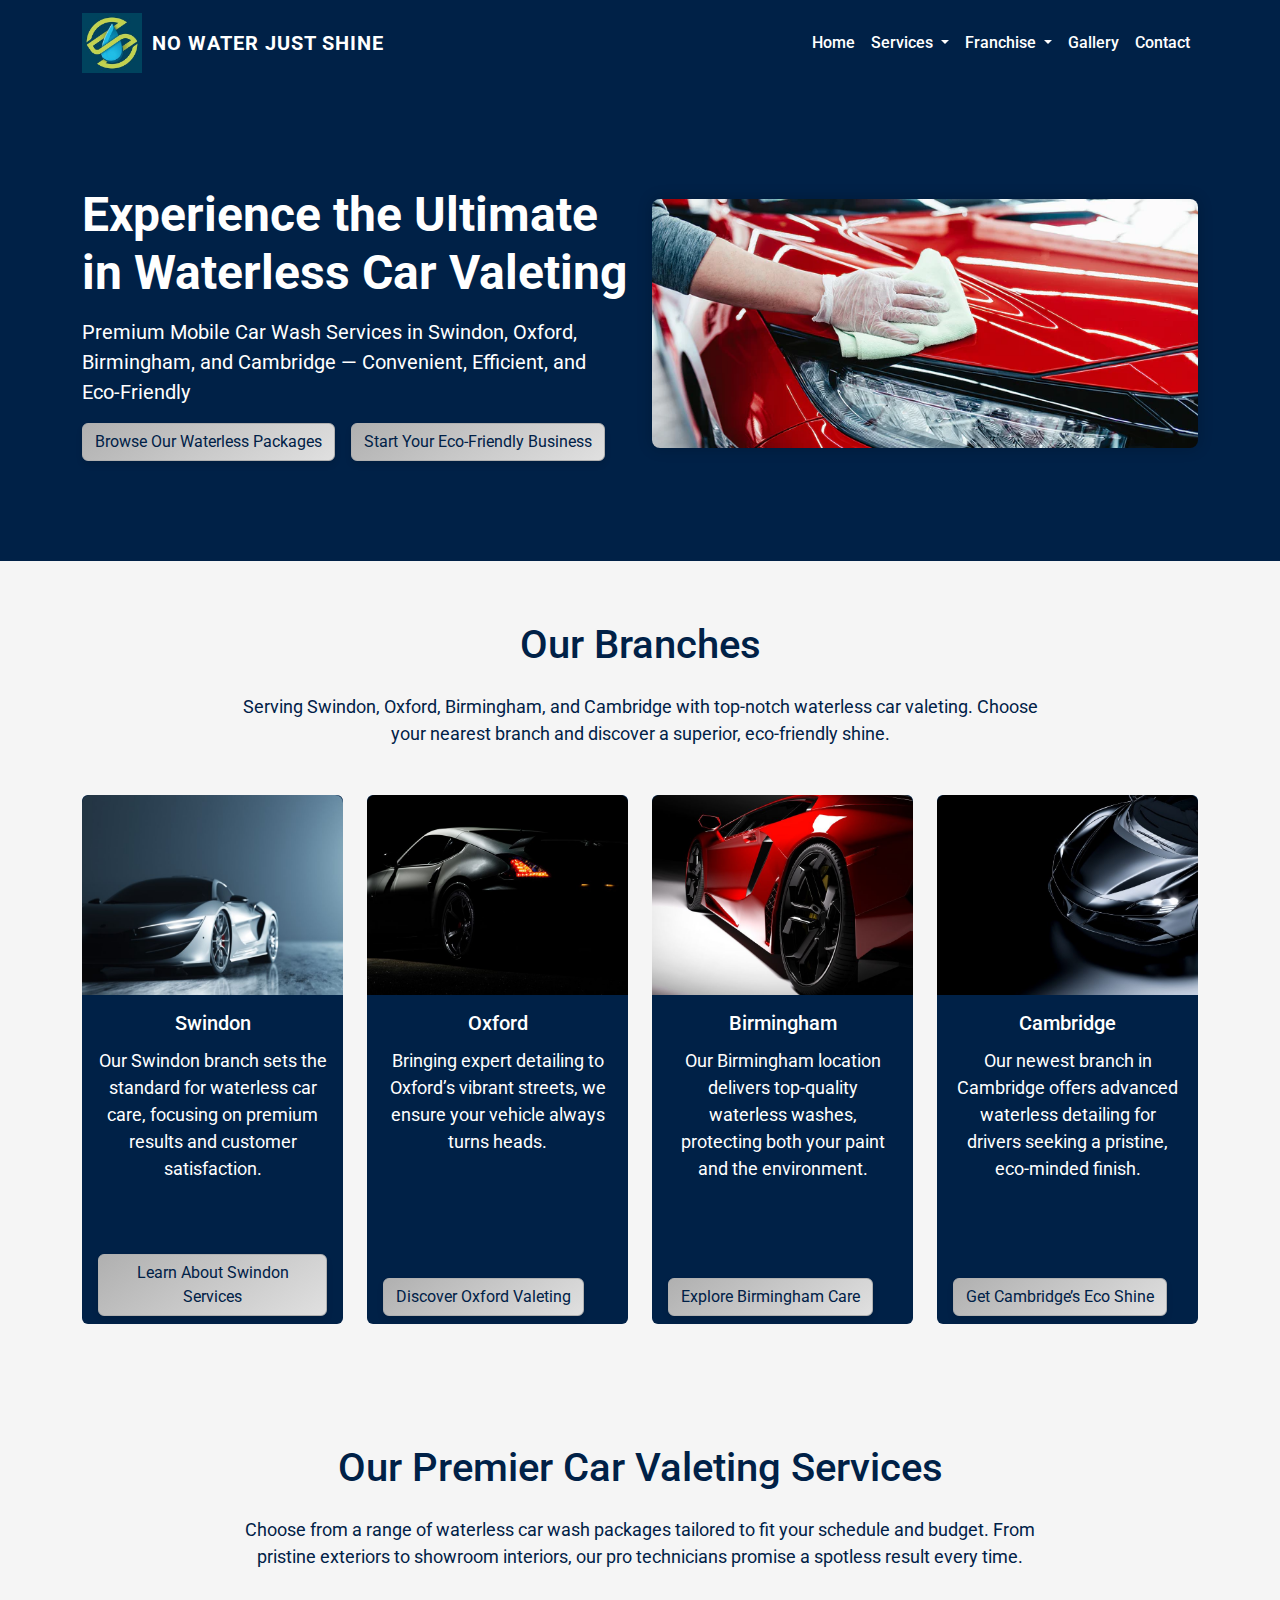
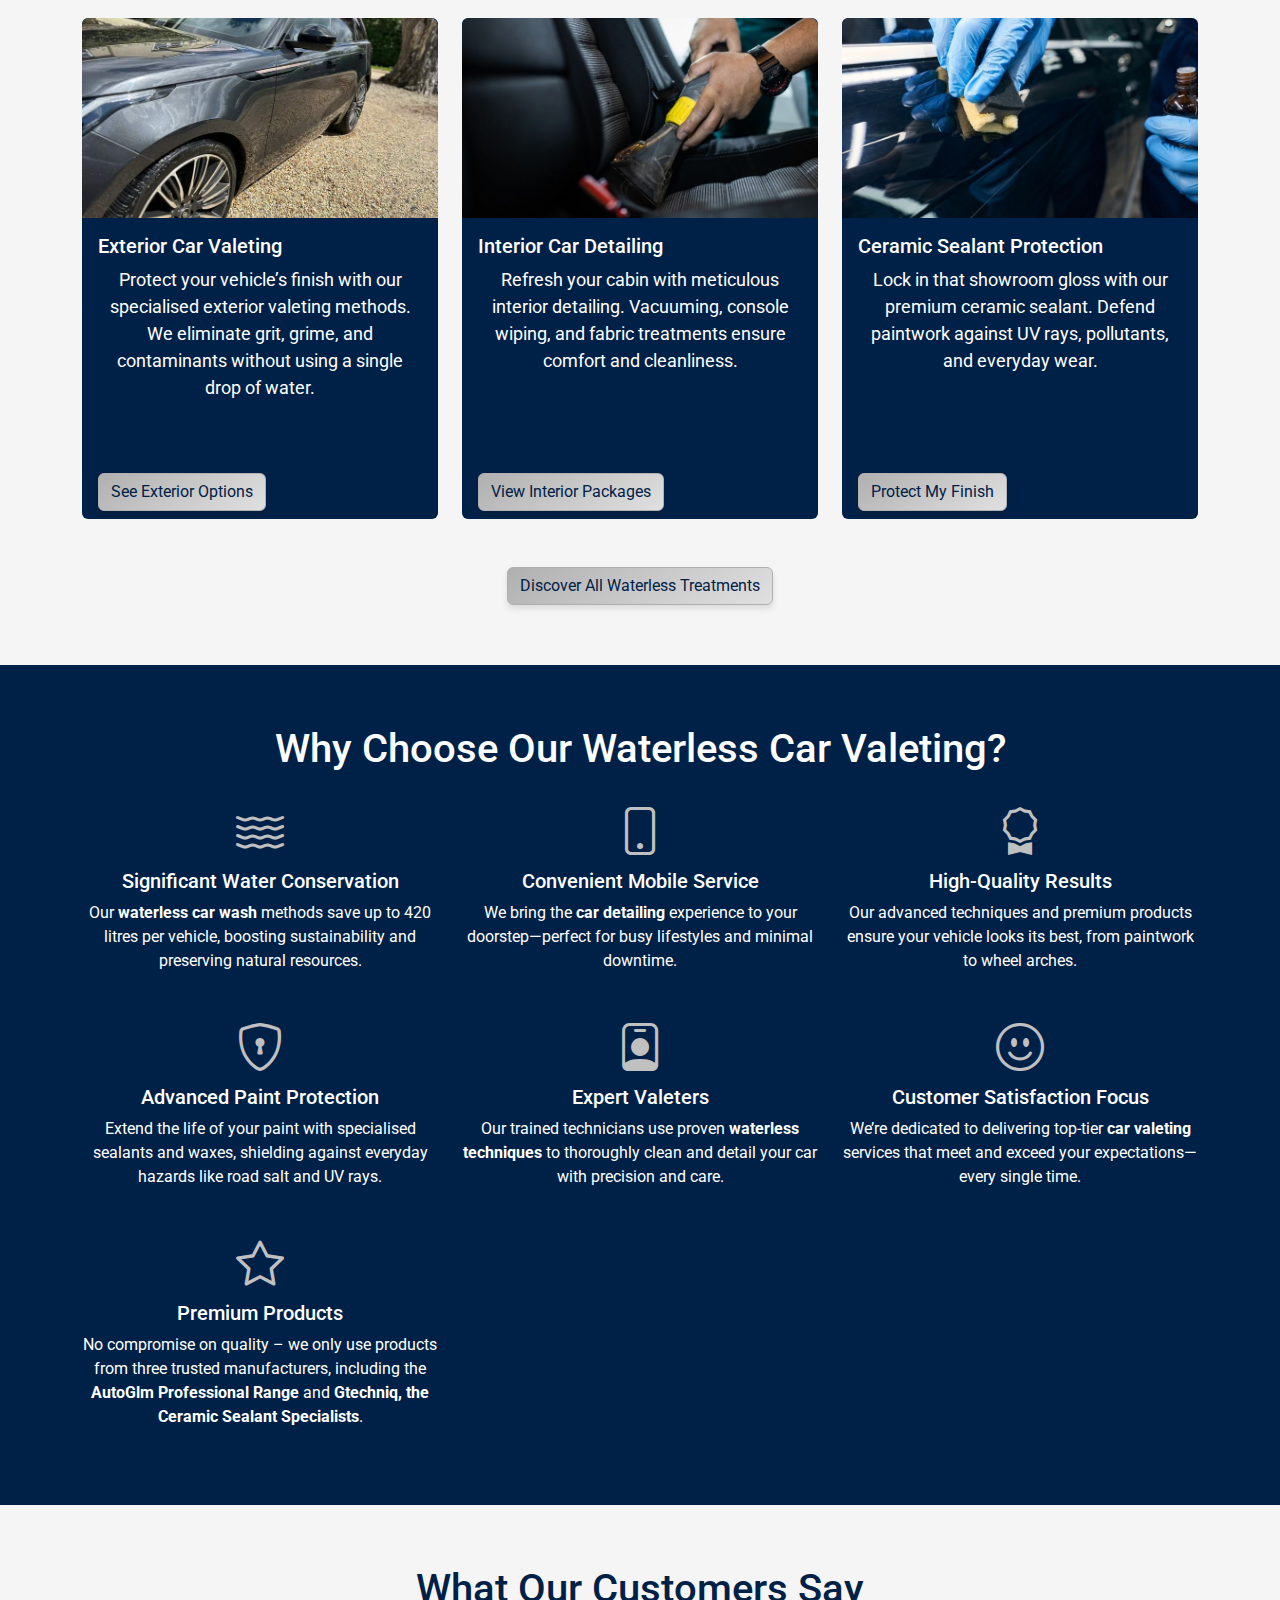
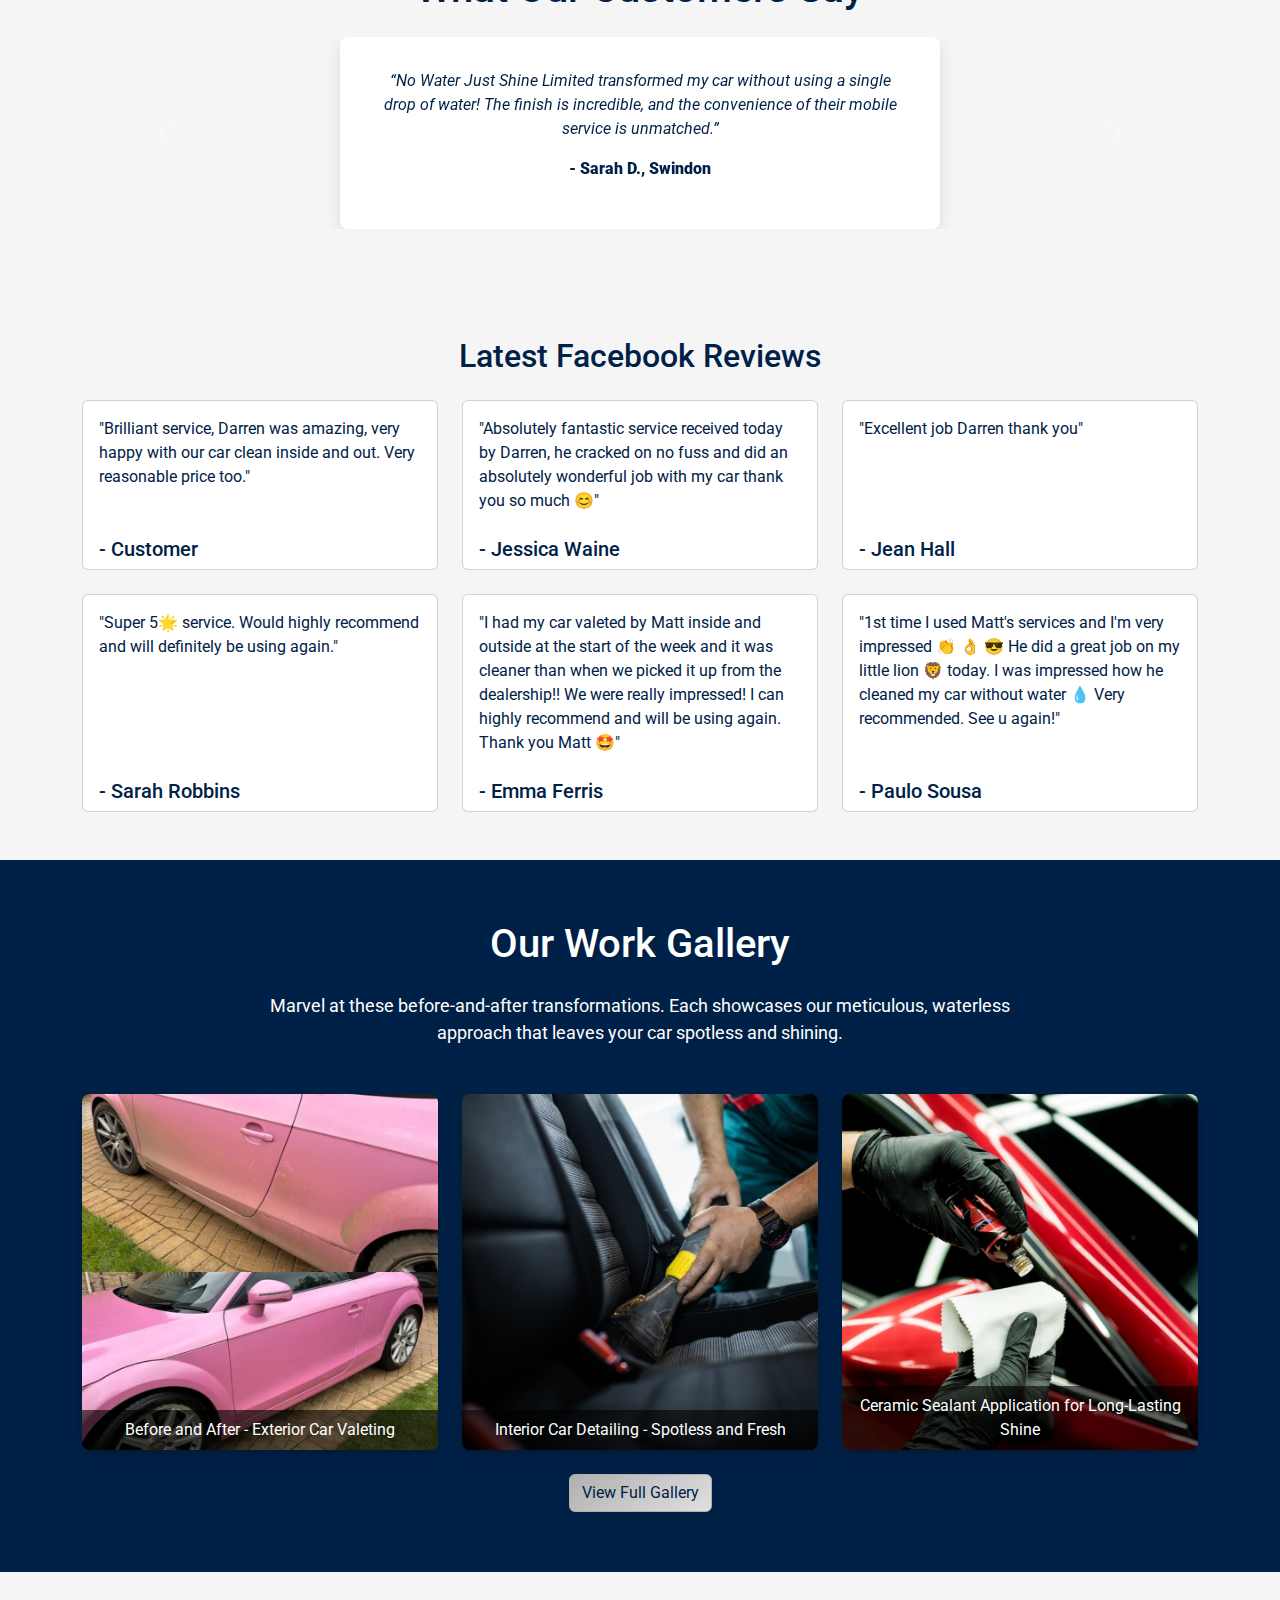
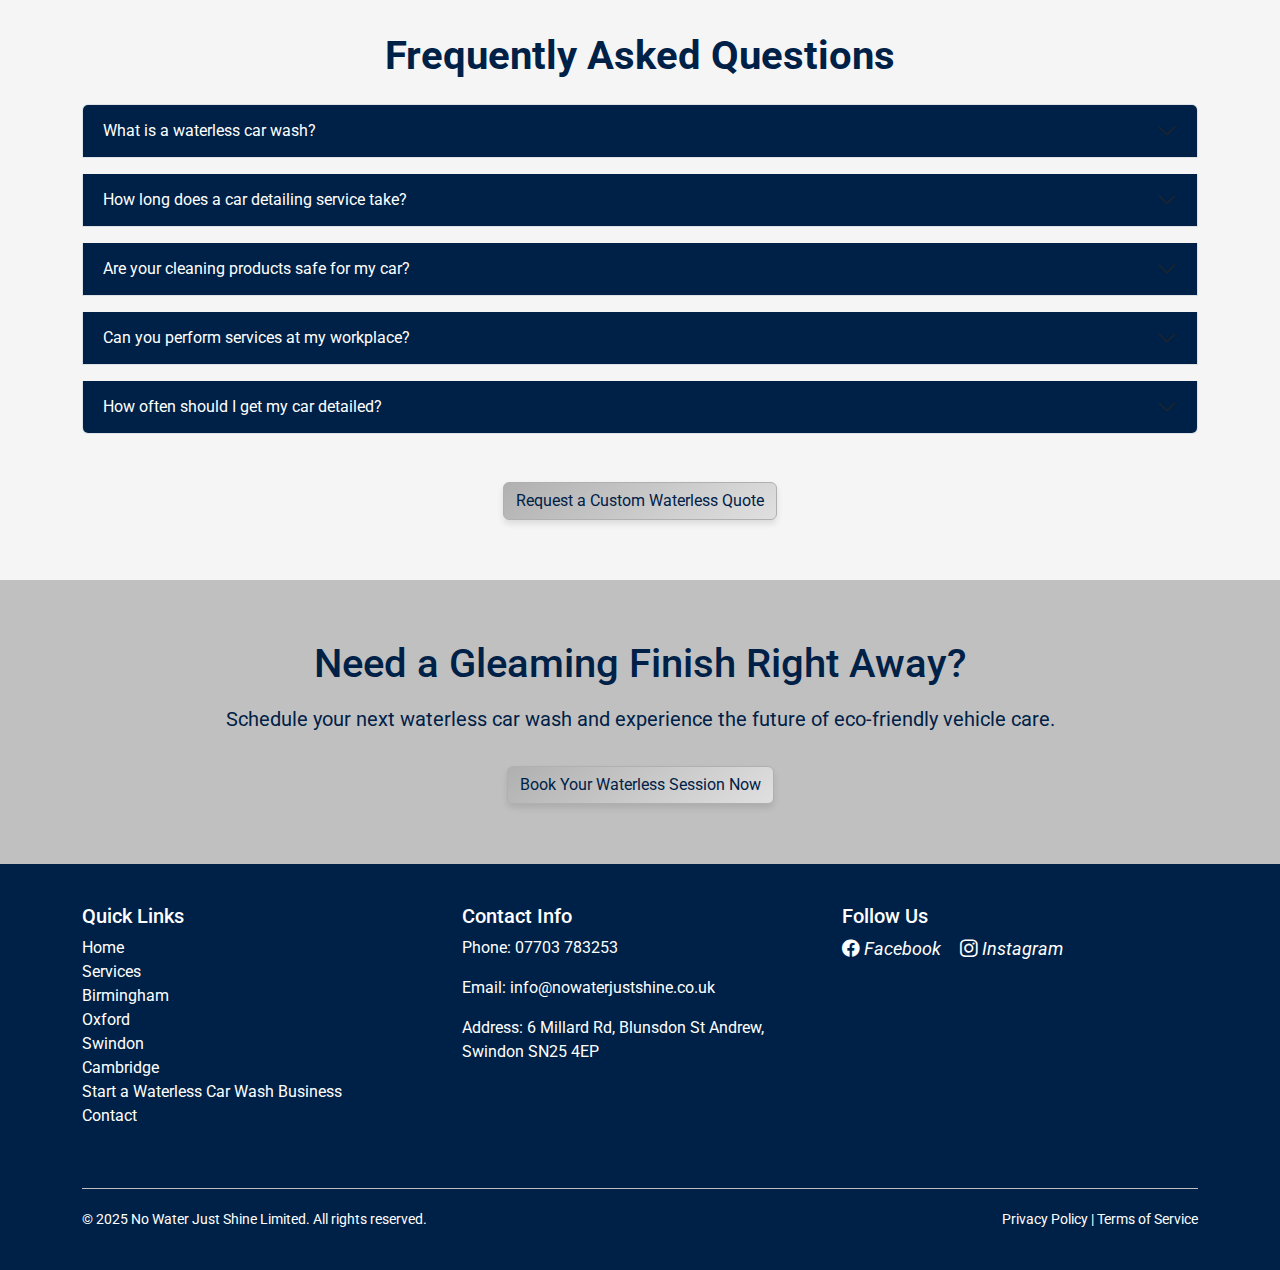
<file: index.html>
<!DOCTYPE html>
<html lang="en">
<head>
    <!-- Meta Tags for SEO and Responsiveness -->
    <meta charset="UTF-8">
    <meta name="description" content="No Water Just Shine - Premier Waterless Car Valeting and Detailing Services in Swindon, Oxford, Birmingham, and Cambridge. Experience eco-friendly car washing with a showroom finish at your preferred branch.">
    <meta name="keywords" content="waterless car wash, car valeting, car detailing, mobile car wash, car cleaning near me, car detailing near me, waterless vehicle wash, ceramic sealant, car wash Swindon, car wash Oxford, car wash Birmingham, car wash Cambridge, professional car detailing, eco-friendly car wash, premium car valeting, best car detailing services, mobile car detailing, waterless car detailing">
    <meta name="viewport" content="width=device-width, initial-scale=1.0">
    <title>No Water Just Shine | Premier Waterless Car Valeting Services</title>

    <!-- Open Graph Meta Tags for Social Media Sharing -->
    <meta property="og:title" content="No Water Just Shine | Premier Waterless Car Valeting Services">
    <meta property="og:description" content="Experience eco-friendly waterless car valeting and car detailing services in Swindon, Oxford, Birmingham, and Cambridge. Book your appointment at your preferred branch today!">
    <meta property="og:image" content="images/og-image.jpg">
    <meta property="og:url" content="https://www.nowaterjustshine.co.uk">
    <meta property="og:type" content="website">

    <!-- Favicon -->
    <link rel="icon" href="images/no-water-just-shine-logo.jpg" type="image/x-icon">

    <!-- Google Fonts -->
    <link
        href="https://fonts.googleapis.com/css2?family=Roboto:wght@400;700&family=Montserrat:wght@600&display=swap"
        rel="stylesheet"
    >

    <!-- Bootstrap CSS -->
    <link
        href="https://cdn.jsdelivr.net/npm/bootstrap@5.3.0/dist/css/bootstrap.min.css"
        rel="stylesheet"
    >

    <!-- Bootstrap Icons -->
    <link
        href="https://cdn.jsdelivr.net/npm/bootstrap-icons@1.10.5/font/bootstrap-icons.css"
        rel="stylesheet"
    >

    <!-- Global Styles -->
    <link rel="stylesheet" href="styles.css"> 
    <!-- ^ This is where the user snippet is likely placed. -->

    <!-- Home-Specific Styles -->
    <link rel="stylesheet" href="home.css">

</head>
<body>

    <!-- ====================================
         HEADER & NAVBAR (Dark Background)
    ===================================== -->
    <header class="navbar-header">
        <!-- Remove "navbar-light bg-light" so our dark background from styles.css applies -->
        <nav class="navbar navbar-expand-lg">
            <div class="container">
                <!-- Brand / Logo -->
                <a class="navbar-brand" href="index.html">
                    <img
                        src="images/no-water-just-shine-logo.jpg"
                        alt="No Water Just Shine Limited Logo"
                        width="60"
                    >
                    No Water Just Shine
                </a>

                <!-- Hamburger menu button (mobile) -->
                <button
                    class="navbar-toggler"
                    type="button"
                    data-bs-toggle="collapse"
                    data-bs-target="#navbarNavDropdown"
                    aria-controls="navbarNavDropdown"
                    aria-expanded="false"
                    aria-label="Toggle navigation"
                >
                    <!-- Make sure toggler icon is white so it's visible on dark nav -->
                    <i class="bi bi-list text-white" style="font-size: 1.5rem;"></i>
                </button>

                <!-- Nav Links -->
                <div class="collapse navbar-collapse" id="navbarNavDropdown">
                    <ul class="navbar-nav ms-auto">
                        <li class="nav-item">
                            <a class="nav-link active" aria-current="page" href="#hero">
                                Home
                            </a>
                        </li>

                        <!-- Services Dropdown -->
                        <li class="nav-item dropdown">
                            <a
                                class="nav-link dropdown-toggle"
                                href="#"
                                id="servicesDropdown"
                                role="button"
                                data-bs-toggle="dropdown"
                                aria-expanded="false"
                            >
                                Services
                            </a>
                            <ul class="dropdown-menu" aria-labelledby="servicesDropdown">
                                <li><a class="dropdown-item" href="services.html#service-1">Exterior Paintwork Cleaning</a></li>
                                <li><a class="dropdown-item" href="services.html#service-2">Exterior Glass Cleaning</a></li>
                                <li><a class="dropdown-item" href="services.html#service-4">Alloy Wheels Cleaning</a></li>
                                <li><a class="dropdown-item" href="services.html#service-5">Tyre Cleaning &amp; Treatment</a></li>
                                <li><a class="dropdown-item" href="services.html#service-6">Plastic Trim Treatment</a></li>
                                <li><a class="dropdown-item" href="services.html#service-7">Door Shuts &amp; Sills Cleaning</a></li>
                                <li><a class="dropdown-item" href="services.html#service-8">Interior Vacuuming</a></li>
                                <li><a class="dropdown-item" href="services.html#service-9">Dashboard Dusting</a></li>
                                <li><a class="dropdown-item" href="services.html#service-0">Interior Glass Cleaning</a></li>
                                <li><a class="dropdown-item" href="services.html#service-11">Console Wiping</a></li>
                                <li><a class="dropdown-item" href="services.html#service-12">Paint Treatment with Wax &amp; Ceramic Sealant</a></li>
                                <li><hr class="dropdown-divider"></li>
                                <li><a class="dropdown-item" href="services.html">View All Services</a></li>
                            </ul>
                        </li>

                        <!-- Franchise Dropdown -->
                        <li class="nav-item dropdown">
                            <a
                                class="nav-link dropdown-toggle"
                                href="#"
                                id="franchiseDropdown"
                                role="button"
                                data-bs-toggle="dropdown"
                                aria-expanded="false"
                            >
                                Franchise
                            </a>
                            <ul class="dropdown-menu" aria-labelledby="franchiseDropdown">
                                <li><a class="dropdown-item" href="swindon.html">Swindon</a></li>
                                <li><a class="dropdown-item" href="oxford.html">Oxford</a></li>
                                <li><a class="dropdown-item" href="birmingham.html">Birmingham</a></li>
                                <li><a class="dropdown-item" href="cambridge.html">Cambridge</a></li>
                                <li><hr class="dropdown-divider"></li>
                                <li><a class="dropdown-item" href="franchise.html">Start a Waterless Car Wash Business</a></li>
                            </ul>
                        </li>

                        <!-- Gallery Link -->
                        <li class="nav-item">
                            <a class="nav-link" href="gallery.html">Gallery</a>
                        </li>

                        <!-- Contact Link -->
                        <li class="nav-item">
                            <a class="nav-link" href="contact.html">
                                Contact
                            </a>
                        </li>
                        <!-- (Optional "Book Now" Button could go here) -->
                    </ul>
                </div>
            </div>
        </nav>
    </header>

    <!-- ====================================
         HERO SECTION (Dark Royal Blue)
    ===================================== -->
    <section id="hero" class="d-flex align-items-center">
        <div class="container">
            <div class="row align-items-center">
                <!-- Hero Text -->
                <div class="col-lg-6">
                    <h1 class="text-center text-lg-start">
                        Experience the Ultimate in Waterless Car Valeting
                    </h1>
                    <p class="my-3 text-center text-lg-start">
                        Premium Mobile Car Wash Services in Swindon, Oxford, Birmingham, and
                        Cambridge — Convenient, Efficient, and Eco-Friendly
                    </p>
                    <div class="d-flex justify-content-center justify-content-lg-start">
                        <!-- Unique CTA #1 -->
                        <a href="services.html" class="btn btn-primary me-3">
                            Browse Our Waterless Packages
                        </a>
                        <!-- Unique CTA #2 -->
                        <a href="franchise.html" class="btn btn-outline-primary">
                            Start Your Eco-Friendly Business
                        </a>
                    </div>
                </div>
                <!-- Hero Image -->
                <div class="col-lg-6 text-center mt-4 mt-lg-0">
                    <img
                        src="images/hero.webp"
                        alt="Waterless Car Valeting Service"
                        class="img-fluid hero-image"
                    >
                </div>
            </div>
        </div>
    </section>

    <!-- ====================================
         BRANCHES SECTION (Light Gray BG)
    ===================================== -->
    <section id="branches">
        <div class="container">
            <h2 class="text-center mb-4">Our Branches</h2>
            <p class="text-center mb-5">
                Serving Swindon, Oxford, Birmingham, and Cambridge with top-notch waterless car
                valeting. Choose your nearest branch and discover a superior, eco-friendly shine.
            </p>
            <div class="row g-4">
                <!-- Swindon Branch -->
                <div class="col-md-3">
                    <div class="card branch-card">
                        <img
                            src="images/swindon-branch.jpg"
                            alt="Swindon Branch"
                            class="card-img-top"
                        >
                        <div class="card-body">
                            <h5 class="card-title text-center pb-1">Swindon</h5>
                            <p class="card-text">
                                Our Swindon branch sets the standard for waterless car care,
                                focusing on premium results and customer satisfaction.
                            </p>
                        </div>
                        <div class="card-footer bg-transparent border-top-0">
                            <a href="swindon.html" class="btn btn-outline-primary">
                                Learn About Swindon Services
                            </a>
                        </div>
                    </div>
                </div>
                <!-- Oxford Branch -->
                <div class="col-md-3">
                    <div class="card branch-card">
                        <img
                            src="images/oxford-branch.jpg"
                            alt="Oxford Branch"
                            class="card-img-top"
                        >
                        <div class="card-body">
                            <h5 class="card-title text-center pb-1">Oxford</h5>
                            <p class="card-text">
                                Bringing expert detailing to Oxford’s vibrant streets, we
                                ensure your vehicle always turns heads.
                            </p>
                        </div>
                        <div class="card-footer bg-transparent border-top-0">
                            <a href="oxford.html" class="btn btn-outline-primary">
                                Discover Oxford Valeting
                            </a>
                        </div>
                    </div>
                </div>
                <!-- Birmingham Branch -->
                <div class="col-md-3">
                    <div class="card branch-card">
                        <img
                            src="images/birmingham-branch.jpg"
                            alt="Birmingham Branch"
                            class="card-img-top"
                        >
                        <div class="card-body">
                            <h5 class="card-title text-center pb-1">Birmingham</h5>
                            <p class="card-text">
                                Our Birmingham location delivers top-quality waterless
                                washes, protecting both your paint and the environment.
                            </p>
                        </div>
                        <div class="card-footer bg-transparent border-top-0">
                            <a href="birmingham.html" class="btn btn-outline-primary">
                                Explore Birmingham Care
                            </a>
                        </div>
                    </div>
                </div>
                <!-- Cambridge Branch -->
                <div class="col-md-3">
                    <div class="card branch-card">
                        <img
                            src="images/cambridge-branch.jpg"
                            alt="Cambridge Branch"
                            class="card-img-top"
                        >
                        <div class="card-body">
                            <h5 class="card-title text-center pb-1">Cambridge</h5>
                            <p class="card-text">
                                Our newest branch in Cambridge offers advanced waterless
                                detailing for drivers seeking a pristine, eco-minded finish.
                            </p>
                        </div>
                        <div class="card-footer bg-transparent border-top-0">
                            <a href="cambridge.html" class="btn btn-outline-primary">
                                Get Cambridge’s Eco Shine
                            </a>
                        </div>
                    </div>
                </div>
            </div> <!-- /row -->
        </div> <!-- /container -->
    </section>

    <!-- ====================================
         SERVICES OVERVIEW (Light Gray BG)
    ===================================== -->
    <section id="services-overview">
        <div class="container">
            <h2 class="text-center mb-4">Our Premier Car Valeting Services</h2>
            <p class="text-center mb-5">
                Choose from a range of waterless car wash packages tailored to fit your schedule
                and budget. From pristine exteriors to showroom interiors, our pro technicians
                promise a spotless result every time.
            </p>
            <div class="row g-4">
                <!-- Service Card 1 -->
                <div class="col-md-4">
                    <div class="card service-card h-100">
                        <img
                            src="images/Exterior-Car-Valeting.jpg"
                            alt="Exterior Car Valeting"
                            class="card-img-top"
                        >
                        <div class="card-body">
                            <h5 class="card-title">Exterior Car Valeting</h5>
                            <p class="card-text">
                                Protect your vehicle’s finish with our specialised
                                exterior valeting methods. We eliminate grit, grime,
                                and contaminants without using a single drop of water.
                            </p>
                        </div>
                        <div class="card-footer bg-transparent border-top-0">
                            <a href="services.html#exterior-valeting" class="btn btn-outline-primary">
                                See Exterior Options
                            </a>
                        </div>
                    </div>
                </div>
                <!-- Service Card 2 -->
                <div class="col-md-4">
                    <div class="card service-card h-100">
                        <img
                            src="images/Interior-Car-Detailing-2.jpg"
                            alt="Interior Car Detailing"
                            class="card-img-top"
                        >
                        <div class="card-body">
                            <h5 class="card-title">Interior Car Detailing</h5>
                            <p class="card-text">
                                Refresh your cabin with meticulous interior detailing.
                                Vacuuming, console wiping, and fabric treatments ensure
                                comfort and cleanliness.
                            </p>
                        </div>
                        <div class="card-footer bg-transparent border-top-0">
                            <a href="services.html#interior-detailing" class="btn btn-outline-primary">
                                View Interior Packages
                            </a>
                        </div>
                    </div>
                </div>
                <!-- Service Card 3 -->
                <div class="col-md-4">
                    <div class="card service-card h-100">
                        <img
                            src="images/Ceramic-Sealant-Application.jpg"
                            alt="Ceramic Sealant Application"
                            class="card-img-top"
                        >
                        <div class="card-body">
                            <h5 class="card-title">Ceramic Sealant Protection</h5>
                            <p class="card-text">
                                Lock in that showroom gloss with our premium ceramic sealant.
                                Defend paintwork against UV rays, pollutants, and everyday wear.
                            </p>
                        </div>
                        <div class="card-footer bg-transparent border-top-0">
                            <a href="services.html#ceramic-sealant" class="btn btn-outline-primary">
                                Protect My Finish
                            </a>
                        </div>
                    </div>
                </div>
            </div>
            <!-- View All Services Button -->
            <div class="text-center mt-5">
                <a href="services.html" class="btn btn-primary">
                    Discover All Waterless Treatments
                </a>
            </div>
        </div>
    </section>

    <!-- ====================================
         BENEFITS (Dark Royal Blue BG)
    ===================================== -->
    <section id="benefits">
        <div class="container">
            <h2 class="text-center mb-4">Why Choose Our Waterless Car Valeting?</h2>
            <div class="row g-4">
                <!-- Benefit 1 -->
                <div class="col-md-4">
                    <div class="benefit-item">
                        <i class="bi bi-water"></i>
                        <h5>Significant Water Conservation</h5>
                        <p>
                            Our <strong>waterless car wash</strong> methods save up to 420 litres
                            per vehicle, boosting sustainability and preserving natural resources.
                        </p>
                    </div>
                </div>
                <!-- Benefit 2 -->
                <div class="col-md-4">
                    <div class="benefit-item">
                        <i class="bi bi-phone"></i>
                        <h5>Convenient Mobile Service</h5>
                        <p>
                            We bring the <strong>car detailing</strong> experience to your
                            doorstep—perfect for busy lifestyles and minimal downtime.
                        </p>
                    </div>
                </div>
                <!-- Benefit 3 -->
                <div class="col-md-4">
                    <div class="benefit-item">
                        <i class="bi bi-award"></i>
                        <h5>High-Quality Results</h5>
                        <p>
                            Our advanced techniques and premium products ensure your vehicle looks
                            its best, from paintwork to wheel arches.
                        </p>
                    </div>
                </div>
                <!-- Benefit 4 -->
                <div class="col-md-4">
                    <div class="benefit-item">
                        <i class="bi bi-shield-lock"></i>
                        <h5>Advanced Paint Protection</h5>
                        <p>
                            Extend the life of your paint with specialised sealants and waxes,
                            shielding against everyday hazards like road salt and UV rays.
                        </p>
                    </div>
                </div>
                <!-- Benefit 5 -->
                <div class="col-md-4">
                    <div class="benefit-item">
                        <i class="bi bi-person-badge"></i>
                        <h5>Expert Valeters</h5>
                        <p>
                            Our trained technicians use proven <strong>waterless techniques</strong>
                            to thoroughly clean and detail your car with precision and care.
                        </p>
                    </div>
                </div>
                <!-- Benefit 6 -->
                <div class="col-md-4">
                    <div class="benefit-item">
                        <i class="bi bi-emoji-smile"></i>
                        <h5>Customer Satisfaction Focus</h5>
                        <p>
                            We’re dedicated to delivering top-tier <strong>car valeting</strong>
                            services that meet and exceed your expectations—every single time.
                        </p>
                    </div>
                </div>
                <!-- New Benefit: Premium Products -->
                <div class="col-md-4">
                    <div class="benefit-item">
                        <i class="bi bi-star"></i>
                        <h5>Premium Products</h5>
                        <p>
                            No compromise on quality – we only use products from three trusted manufacturers, including the <strong>AutoGlm Professional Range</strong> and <strong>Gtechniq, the Ceramic Sealant Specialists</strong>.
                        </p>
                    </div>
                </div>
            </div>
        </div>
    </section>
    

    <!-- ====================================
         TESTIMONIALS SECTION (Light Gray BG)
    ===================================== -->
    <section id="testimonials">
        <div class="container">
            <h2 class="text-center mb-4">What Our Customers Say</h2>
            <!-- Bootstrap Carousel -->
            <div id="testimonialCarousel" class="carousel slide" data-bs-ride="carousel">
                <div class="carousel-inner">
                    <!-- Testimonial 1 -->
                    <div class="carousel-item active">
                        <div class="testimonial">
                            <blockquote>
                                “No Water Just Shine Limited transformed my car without using a
                                single drop of water! The finish is incredible, and the convenience
                                of their mobile service is unmatched.”
                            </blockquote>
                            <p><strong>- Sarah D., Swindon</strong></p>
                        </div>
                    </div>
                    <!-- Testimonial 2 -->
                    <div class="carousel-item">
                        <div class="testimonial">
                            <blockquote>
                                “I was sceptical about waterless car washes, but after experiencing
                                their detailing packages, I’m a believer. My car looks brand new
                                and has never been easier to maintain.”
                            </blockquote>
                            <p><strong>- Mark T., Oxford</strong></p>
                        </div>
                    </div>
                    <!-- Testimonial 3 -->
                    <div class="carousel-item">
                        <div class="testimonial">
                            <blockquote>
                                “Their headlight restoration service improved my visibility and
                                gave my car a sleek, modern look. Highly recommend for anyone
                                wanting to enhance their vehicle’s appearance.”
                            </blockquote>
                            <p><strong>- Lucy K., Birmingham</strong></p>
                        </div>
                    </div>
                    <!-- Testimonial 4 -->
                    <div class="carousel-item">
                        <div class="testimonial">
                            <blockquote>
                                “The additional services are fantastic! Engine bay detailing and
                                upholstery cleaning have kept my car looking brand new. The team is
                                professional and incredibly thorough.”
                            </blockquote>
                            <p><strong>- Emily R., Swindon</strong></p>
                        </div>
                    </div>
                </div>

                <!-- Carousel Controls -->
                <button
                    class="carousel-control-prev"
                    type="button"
                    data-bs-target="#testimonialCarousel"
                    data-bs-slide="prev"
                >
                    <span class="carousel-control-prev-icon" aria-hidden="true"></span>
                    <span class="visually-hidden">Previous</span>
                </button>
                <button
                    class="carousel-control-next"
                    type="button"
                    data-bs-target="#testimonialCarousel"
                    data-bs-slide="next"
                >
                    <span class="carousel-control-next-icon" aria-hidden="true"></span>
                    <span class="visually-hidden">Next</span>
                </button>

                <!-- Carousel Indicators -->
                <div class="carousel-indicators">
                    <button
                        type="button"
                        data-bs-target="#testimonialCarousel"
                        data-bs-slide-to="0"
                        class="active"
                        aria-current="true"
                        aria-label="Slide 1"
                    ></button>
                    <button
                        type="button"
                        data-bs-target="#testimonialCarousel"
                        data-bs-slide-to="1"
                        aria-label="Slide 2"
                    ></button>
                    <button
                        type="button"
                        data-bs-target="#testimonialCarousel"
                        data-bs-slide-to="2"
                        aria-label="Slide 3"
                    ></button>
                    <button
                        type="button"
                        data-bs-target="#testimonialCarousel"
                        data-bs-slide-to="3"
                        aria-label="Slide 4"
                    ></button>
                </div>
            </div>
        </div>
    </section>

    <!-- ====================================
         LATEST FACEBOOK REVIEWS (White BG)
    ===================================== -->
    <section id="customer-reviews" class="py-5">
      <div class="container">
          <h2 class="text-center mb-4">Latest Facebook Reviews</h2>
          <div class="row row-cols-1 row-cols-md-3 g-4">
              
              <!-- Review 1 -->
              <div class="col">
                  <div class="card h-100">
                      <div class="card-body">
                          <!-- We override color to dark so it's not white on white -->
                          <p class="card-text">
                              "Brilliant service, Darren was amazing, very happy with our car clean
                              inside and out. Very reasonable price too."
                          </p>
                      </div>
                      <div class="card-footer bg-transparent border-top-0">
                          <h5 class="card-title mb-0">- Customer</h5>
                      </div>
                  </div>
              </div>

              <!-- Review 2 -->
              <div class="col">
                  <div class="card h-100">
                      <div class="card-body">
                          <p class="card-text">
                              "Absolutely fantastic service received today by Darren, he cracked on no fuss
                              and did an absolutely wonderful job with my car thank you so much 😊"
                          </p>
                      </div>
                      <div class="card-footer bg-transparent border-top-0">
                          <h5 class="card-title mb-0">- Jessica Waine</h5>
                      </div>
                  </div>
              </div>

              <!-- Review 3 -->
              <div class="col">
                  <div class="card h-100">
                      <div class="card-body">
                          <p class="card-text">
                              "Excellent job Darren thank you"
                          </p>
                      </div>
                      <div class="card-footer bg-transparent border-top-0">
                          <h5 class="card-title mb-0">- Jean Hall</h5>
                      </div>
                  </div>
              </div>

              <!-- Review 4 -->
              <div class="col">
                  <div class="card h-100">
                      <div class="card-body">
                          <p class="card-text">
                              "Super 5🌟 service. Would highly recommend and will definitely be using again."
                          </p>
                      </div>
                      <div class="card-footer bg-transparent border-top-0">
                          <h5 class="card-title mb-0">- Sarah Robbins</h5>
                      </div>
                  </div>
              </div>

              <!-- Review 5 -->
              <div class="col">
                  <div class="card h-100">
                      <div class="card-body">
                          <p class="card-text">
                              "I had my car valeted by Matt inside and outside at the start of the week
                              and it was cleaner than when we picked it up from the dealership!!
                              We were really impressed! I can highly recommend and will be using again.
                              Thank you Matt 🤩"
                          </p>
                      </div>
                      <div class="card-footer bg-transparent border-top-0">
                          <h5 class="card-title mb-0">- Emma Ferris</h5>
                      </div>
                  </div>
              </div>

              <!-- Review 6 -->
              <div class="col">
                  <div class="card h-100">
                      <div class="card-body">
                          <p class="card-text">
                              "1st time I used Matt's services and I'm very impressed 👏 👌 😎 
                              He did a great job on my little lion 🦁 today.
                              I was impressed how he cleaned my car without water 💧 
                              Very recommended. See u again!"
                          </p>
                      </div>
                      <div class="card-footer bg-transparent border-top-0">
                          <h5 class="card-title mb-0">- Paulo Sousa</h5>
                      </div>
                  </div>
              </div>

          </div>
      </div>
    </section>

    <!-- ====================================
         GALLERY (Dark Royal Blue BG)
    ===================================== -->
    <section id="gallery">
        <div class="container">
            <h2 class="text-center mb-4">Our Work Gallery</h2>
            <p class="text-center mb-5">
                Marvel at these before-and-after transformations. Each showcases our meticulous,
                waterless approach that leaves your car spotless and shining.
            </p>
            <div class="row gy-4">
                <!-- Example: 4 or 6 images in a row, or a grid -->
                <div class="col-md-4">
                    <div class="gallery-item">
                        <img
                            src="images/Before-and-After-Exterior-Car-Valeting.jpg"
                            alt="Before and After - Exterior Car Valeting"
                        >
                        <div class="gallery-caption">
                            Before and After - Exterior Car Valeting
                        </div>
                    </div>
                </div>
                <div class="col-md-4">
                    <div class="gallery-item">
                        <img
                            src="images/Interior-Car-Detailing-2.jpg"
                            alt="Interior Car Detailing"
                        >
                        <div class="gallery-caption">
                            Interior Car Detailing - Spotless and Fresh
                        </div>
                    </div>
                </div>
                <div class="col-md-4">
                    <div class="gallery-item">
                        <img
                            src="images/Ceramic-Sealant-Application-2.jpg"
                            alt="Ceramic Sealant Application"
                        >
                        <div class="gallery-caption">
                            Ceramic Sealant Application for Long-Lasting Shine
                        </div>
                    </div>
                </div>
                <!-- Add more gallery items as needed -->
            </div>
            <!-- Call to Action Button -->
            <div class="text-center mt-4">
                <a href="gallery.html" class="btn btn-primary">
                    View Full Gallery
                </a>
            </div>
        </div>
    </section>

    <!-- ====================================
         FAQ PREVIEW (Light Gray BG)
    ===================================== -->
    <section id="faq-preview">
        <div class="container">
            <h2 class="text-center mb-4">Frequently Asked Questions</h2>
            <div class="accordion" id="faqAccordion">
                <!-- FAQ Item 1 -->
                <div class="accordion-item">
                    <h2 class="accordion-header" id="faqHeading1">
                        <button
                            class="accordion-button collapsed"
                            type="button"
                            data-bs-toggle="collapse"
                            data-bs-target="#faqCollapse1"
                            aria-expanded="false"
                            aria-controls="faqCollapse1"
                        >
                            What is a waterless car wash?
                        </button>
                    </h2>
                    <div
                        id="faqCollapse1"
                        class="accordion-collapse collapse"
                        aria-labelledby="faqHeading1"
                        data-bs-parent="#faqAccordion"
                    >
                        <div class="accordion-body">
                            We use specialised products to lift dirt and protect the paint
                            without any water. It’s an eco-friendly solution that helps
                            conserve resources while delivering a premium clean.
                        </div>
                    </div>
                </div>
                <!-- FAQ Item 2 -->
                <div class="accordion-item">
                    <h2 class="accordion-header" id="faqHeading2">
                        <button
                            class="accordion-button collapsed"
                            type="button"
                            data-bs-toggle="collapse"
                            data-bs-target="#faqCollapse2"
                            aria-expanded="false"
                            aria-controls="faqCollapse2"
                        >
                            How long does a car detailing service take?
                        </button>
                    </h2>
                    <div
                        id="faqCollapse2"
                        class="accordion-collapse collapse"
                        aria-labelledby="faqHeading2"
                        data-bs-parent="#faqAccordion"
                    >
                        <div class="accordion-body">
                            The timeframe varies based on your chosen package. Bronze Service
                            takes around 30 minutes, Silver approximately 45, and Gold up
                            to an hour for optimal detailing.
                        </div>
                    </div>
                </div>
                <!-- FAQ Item 3 -->
                <div class="accordion-item">
                    <h2 class="accordion-header" id="faqHeading3">
                        <button
                            class="accordion-button collapsed"
                            type="button"
                            data-bs-toggle="collapse"
                            data-bs-target="#faqCollapse3"
                            aria-expanded="false"
                            aria-controls="faqCollapse3"
                        >
                            Are your cleaning products safe for my car?
                        </button>
                    </h2>
                    <div
                        id="faqCollapse3"
                        class="accordion-collapse collapse"
                        aria-labelledby="faqHeading3"
                        data-bs-parent="#faqAccordion"
                    >
                        <div class="accordion-body">
                            Yes. We exclusively use high-quality, eco-safe solutions that
                            thoroughly clean without harming your car’s surfaces, whether
                            paint, glass, or upholstery.
                        </div>
                    </div>
                </div>
                <!-- FAQ Item 4 -->
                <div class="accordion-item">
                    <h2 class="accordion-header" id="faqHeading4">
                        <button
                            class="accordion-button collapsed"
                            type="button"
                            data-bs-toggle="collapse"
                            data-bs-target="#faqCollapse4"
                            aria-expanded="false"
                            aria-controls="faqCollapse4"
                        >
                            Can you perform services at my workplace?
                        </button>
                    </h2>
                    <div
                        id="faqCollapse4"
                        class="accordion-collapse collapse"
                        aria-labelledby="faqHeading4"
                        data-bs-parent="#faqAccordion"
                    >
                        <div class="accordion-body">
                            Absolutely! Our <strong>mobile car wash</strong> option is designed
                            to bring our expert <strong>car valeting</strong> straight to
                            your office, home, or anywhere in Swindon, Oxford, Birmingham,
                            or Cambridge.
                        </div>
                    </div>
                </div>
                <!-- FAQ Item 5 -->
                <div class="accordion-item">
                    <h2 class="accordion-header" id="faqHeading5">
                        <button
                            class="accordion-button collapsed"
                            type="button"
                            data-bs-toggle="collapse"
                            data-bs-target="#faqCollapse5"
                            aria-expanded="false"
                            aria-controls="faqCollapse5"
                        >
                            How often should I get my car detailed?
                        </button>
                    </h2>
                    <div
                        id="faqCollapse5"
                        class="accordion-collapse collapse"
                        aria-labelledby="faqHeading5"
                        data-bs-parent="#faqAccordion"
                    >
                        <div class="accordion-body">
                            Consistent <strong>car detailing</strong> is key to maintaining
                            appearance and value. We recommend a professional
                            <strong>car valeting</strong> session every 1–3 months,
                            depending on usage.
                        </div>
                    </div>
                </div>
            </div>
            <!-- Unique CTA #11 -->
            <div class="text-center mt-5">
                <a href="contact.html" class="btn btn-primary">
                    Request a Custom Waterless Quote
                </a>
            </div>
        </div>
    </section>

    <!-- ====================================
         CALL TO ACTION (Shiny Metallic Silver BG)
    ===================================== -->
    <section class="cta-section">
        <div class="container">
            <h2>Need a Gleaming Finish Right Away?</h2>
            <p>
                Schedule your next waterless car wash and experience the future of eco-friendly
                vehicle care.
            </p>
            <!-- Unique CTA #12 -->
            <a href="services.html" class="btn">
                Book Your Waterless Session Now
            </a>
        </div>
    </section>

    <!-- ====================================
         FOOTER (Dark Royal Blue)
    ===================================== -->
    <footer class="site-footer">
        <div class="container">
            <div class="row">
                <!-- Footer Column 1 -->
                <div class="col-md-4 mb-4">
                    <h5>Quick Links</h5>
                    <ul class="list-unstyled">
                        <li><a href="#hero">Home</a></li>
                        <li><a href="services.html">Services</a></li>
                        <li><a href="birmingham.html">Birmingham</a></li>
                        <li><a href="oxford.html">Oxford</a></li>
                        <li><a href="swindon.html">Swindon</a></li>
                        <li><a href="cambridge.html">Cambridge</a></li>
                        <li><a href="franchise.html">Start a Waterless Car Wash Business</a></li>
                        <li><a href="contact.html">Contact</a></li>
                    </ul>
                </div>

                <!-- Footer Column 2 -->
                <div class="col-md-4 mb-4">
                    <h5>Contact Info</h5>
                    <p>Phone: <a href="tel:07703783253">07703 783253</a></p>
                    <p>Email: <a href="mailto:info@nowaterjustshine.co.uk">info@nowaterjustshine.co.uk</a></p>
                    <p>Address: 6 Millard Rd, Blunsdon St Andrew, Swindon SN25 4EP</p>
                </div>

                <!-- Footer Column 3 (Social) -->
                <div class="col-md-4 mb-4">
                    <h5>Follow Us</h5>
                    <div class="social-icons">
                        <a
                            href="https://www.facebook.com/NoWaterJustShine/"
                            target="_blank"
                            aria-label="Facebook"
                        >
                            <i class="bi bi-facebook" style="font-size: 1.1rem;"> Facebook </i>
                        </a>
                        <a
                            href="https://www.instagram.com/nowaterjustshine"
                            target="_blank"
                            aria-label="Instagram"
                        >
                            <i class="bi bi-instagram" style="font-size: 1.1rem;"> Instagram</i>
                        </a>
                    </div>
                </div>
            </div>

            <!-- Bottom Footer -->
            <div class="footer-bottom">
                <div>
                    &copy; 2025 No Water Just Shine Limited. All rights reserved.
                </div>
                <div>
                    <a href="privacy.html">Privacy Policy</a> |
                    <a href="terms.html">Terms of Service</a>
                </div>
            </div>
        </div>
    </footer>

    <!-- ====================================
         BOOTSTRAP & SCRIPTS
    ===================================== -->
    <script
        src="https://cdn.jsdelivr.net/npm/bootstrap@5.3.0/dist/js/bootstrap.bundle.min.js"
        defer
    ></script>
</body>
</html>
</file>
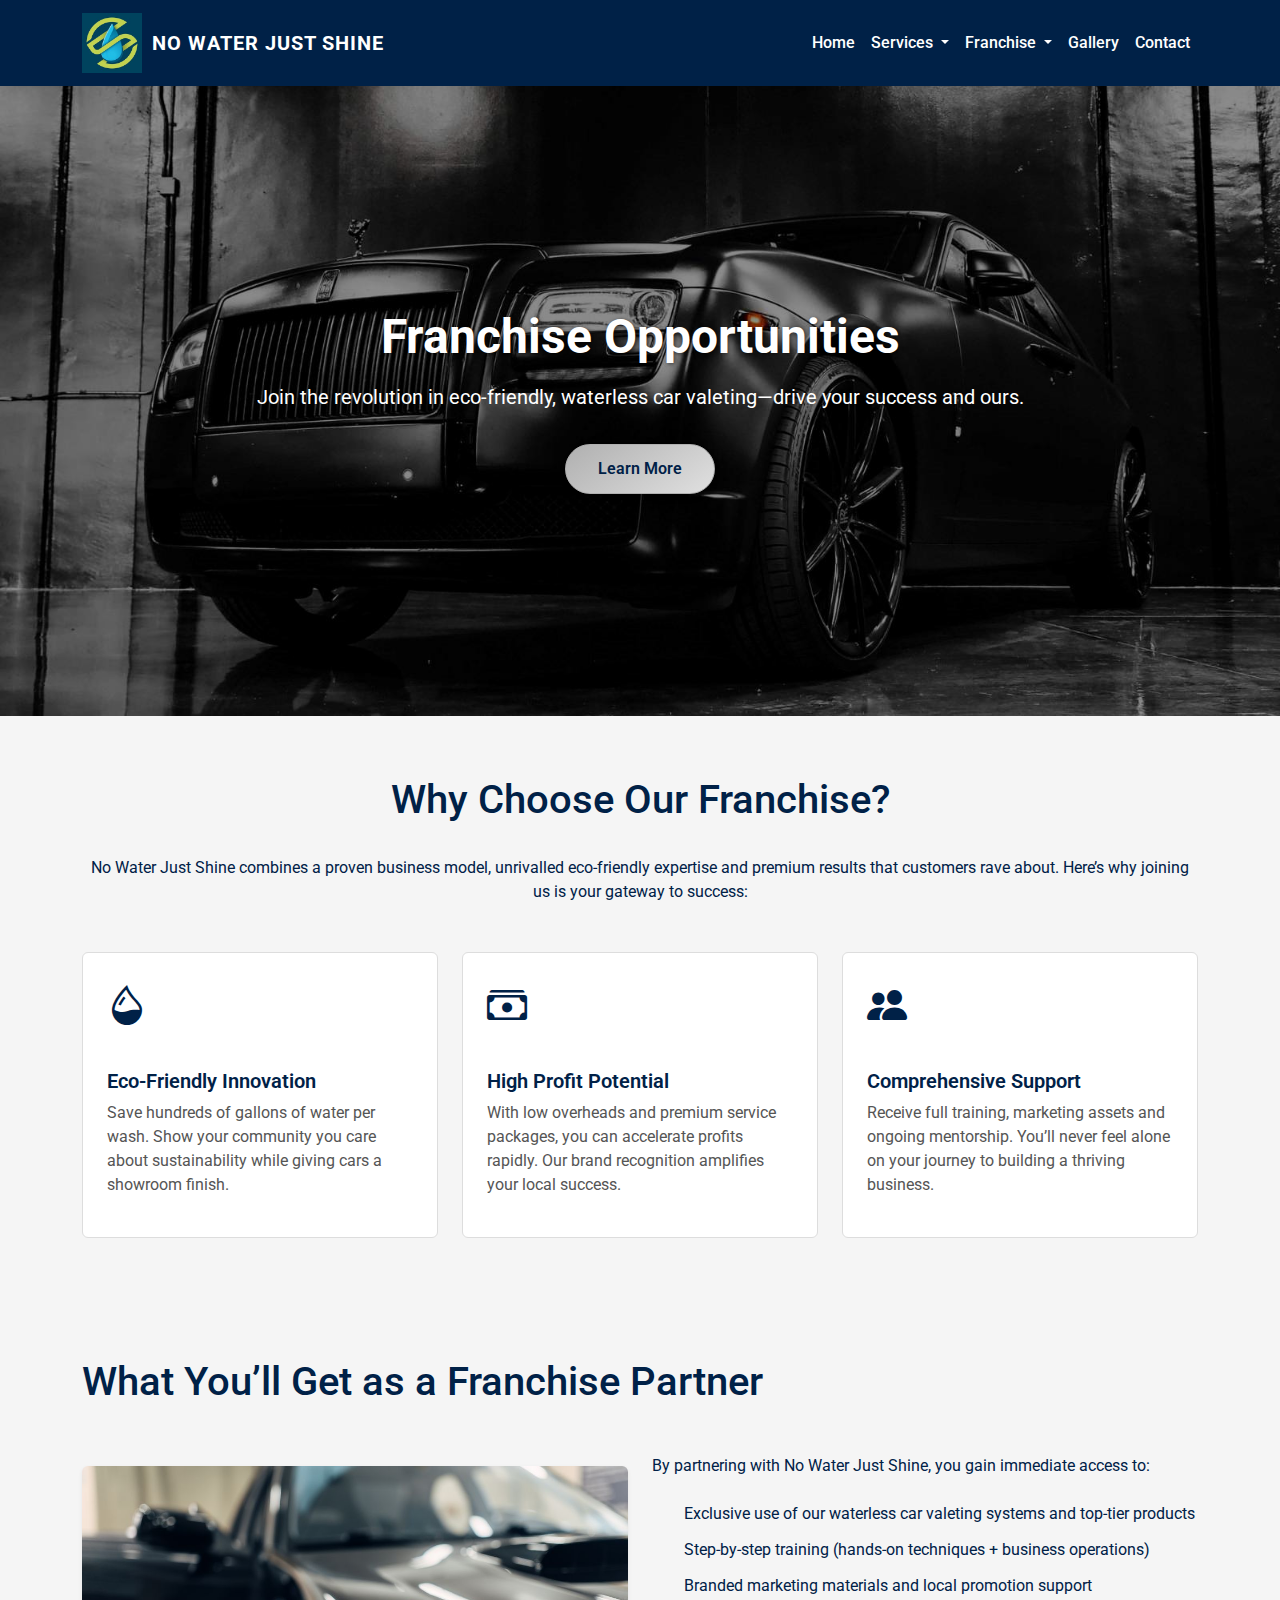
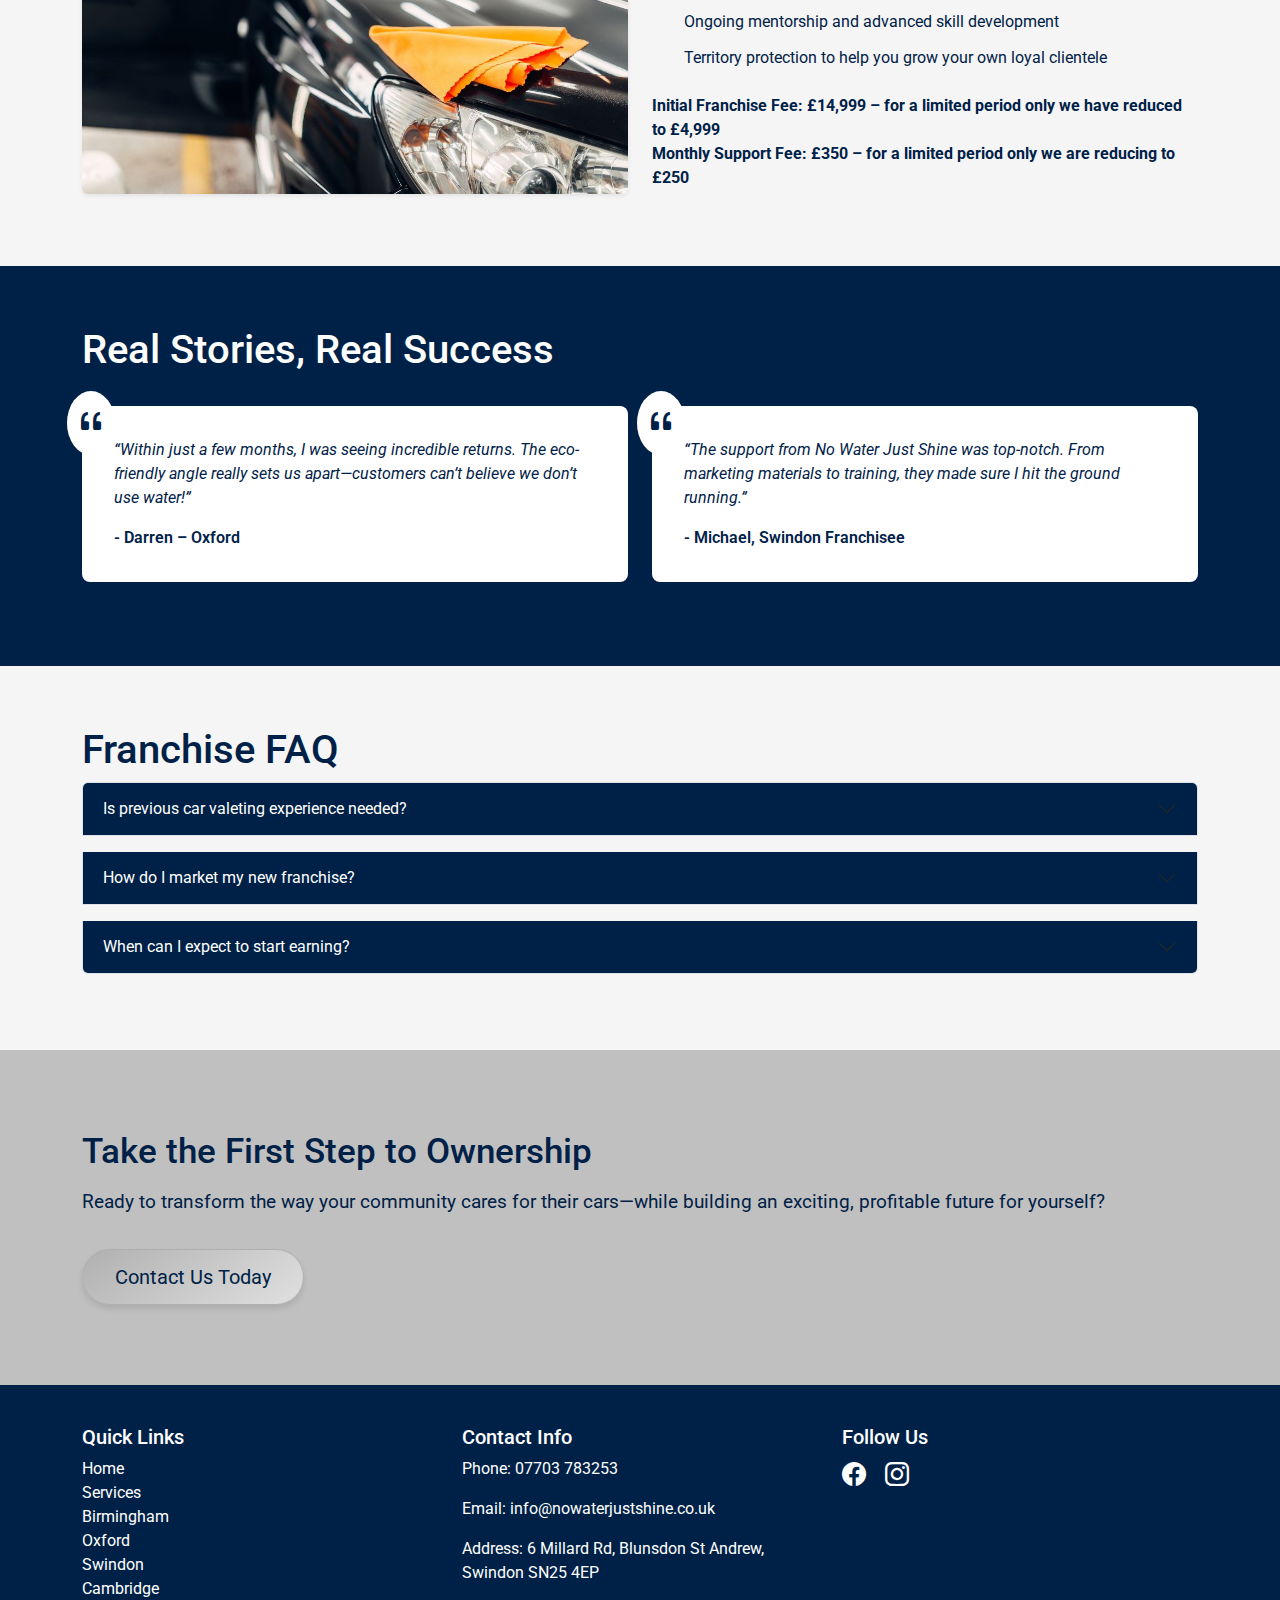
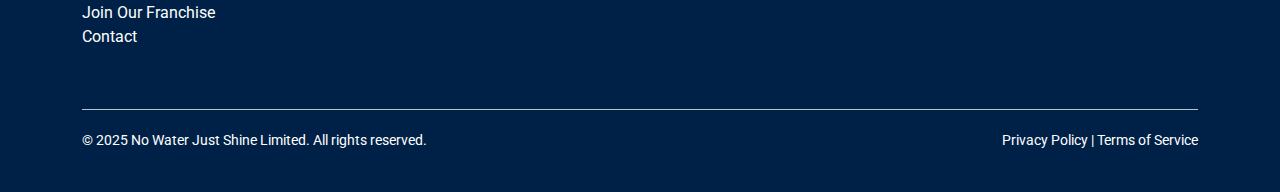
<file: franchise.html>
<!DOCTYPE html>
<html lang="en">
<head>
    <!-- Meta Tags for SEO and Responsiveness -->
    <meta charset="UTF-8">
    <meta name="description" content="Join the No Water Just Shine franchise – a revolutionary, eco-friendly car valeting and detailing business opportunity.">
    <meta name="keywords" content="waterless car wash franchise, eco-friendly business, car valeting franchise, car wash franchise, No Water Just Shine">
    <meta name="viewport" content="width=device-width, initial-scale=1.0">
    <title>No Water Just Shine | Franchise</title>

    <!-- Open Graph Meta Tags for Social Media Sharing -->
    <meta property="og:title" content="No Water Just Shine | Franchise">
    <meta property="og:description" content="Revolutionise the car wash industry with our innovative, waterless car valeting franchise.">
    <meta property="og:image" content="images/og-image.jpg">
    <meta property="og:url" content="https://www.nowaterjustshine.co.uk/franchise.html">
    <meta property="og:type" content="website">

    <!-- Favicon -->
    <link rel="icon" href="images/no-water-just-shine-logo.jpg" type="image/x-icon">

    <!-- Google Fonts -->
    <link href="https://fonts.googleapis.com/css2?family=Roboto:wght@400;700&family=Montserrat:wght@600&display=swap" rel="stylesheet">

    <!-- Bootstrap CSS -->
    <link href="https://cdn.jsdelivr.net/npm/bootstrap@5.3.0/dist/css/bootstrap.min.css" rel="stylesheet">

    <link
    href="https://cdn.jsdelivr.net/npm/bootstrap-icons@1.10.5/font/bootstrap-icons.css"
    rel="stylesheet"
>

    <!-- Main Styles (Same as on Home Page) -->
    <link rel="stylesheet" href="styles.css">

    <!-- Optional: Additional Franchise-Specific Styling -->
    <style>
      /* ------------------------------------------
         Franchise-Specific CSS Enhancements
      ------------------------------------------ */

      /* HERO SECTION OVERRIDES */
      #franchise-hero {
        background: url('images/franchise-opportunities-hero.jpg') no-repeat center center / cover;
        min-height: 70vh;
        position: relative;
        display: flex;
        align-items: center;
        justify-content: center;
      }
      #franchise-hero::before {
        content: "";
        position: absolute;
        inset: 0;
        background: rgba(0, 0, 0, 0.45);
      }
      #franchise-hero .hero-content {
        position: relative;
        z-index: 1;
        text-align: center;
        color: var(--white);
        max-width: 800px;
      }
      #franchise-hero .hero-content h1 {
        font-size: 3rem;
        font-weight: 700;
        margin-bottom: 1rem;
        text-shadow: 1px 1px 4px rgba(0,0,0,0.6);
      }
      #franchise-hero .hero-content p {
        font-size: 1.25rem;
        margin-bottom: 2rem;
      }
      #franchise-hero .hero-content .btn {
        font-weight: 600;
        border-radius: 50px;
        padding: 0.75rem 2rem;
      }

      /* WHY FRANCHISE SECTION */
      .why-franchise {
        padding: 60px 0;
        background-color: var(--light-gray);
      }
      .why-franchise h2 {
        font-size: 2.5rem;
        color: var(--dark-royal-blue);
        margin-bottom: 2rem;
      }
      .why-franchise .card {
        background-color: var(--white);
        border: 1px solid #ddd;
        transition: all 0.3s ease;
      }
      .why-franchise .card:hover {
        transform: translateY(-6px);
        box-shadow: 0 8px 16px rgba(0,0,0,0.15);
      }
      .why-franchise .card h5 {
        font-weight: 600;
        color: var(--dark-royal-blue);
      }
      .why-franchise .card p {
        color: #555;
      }
      .why-franchise .card i {
        font-size: 2.5rem;
        color: var(--dark-royal-blue);
        margin-bottom: 1rem;
      }

      /* FRANCHISE DETAILS SECTION */
      .franchise-details {
        padding: 60px 0;
      }
      .franchise-details h2 {
        font-size: 2.5rem;
        margin-bottom: 2rem;
        text-align: centre;
        color: var(--dark-royal-blue);
      }
      .franchise-details p {
        color: var(--dark-royal-blue);
      }
      .franchise-details ul {
        list-style: none;
        padding: 0;
      }
      .franchise-details ul li {
        position: relative;
        padding-left: 2rem;
        margin-bottom: 0.75rem;
        color: var(--dark-royal-blue);
      }
      .franchise-details ul li::before {
        content: "\f058"; /* Font Awesome check-circle icon */
        font-family: "Bootstrap Icons" !important;
        position: absolute;
        left: 0;
        color: var(--dark-royal-blue);
      }

      /* TESTIMONIALS */
      .franchise-testimonials {
        background-color: var(--dark-royal-blue);
        color: var(--white);
        padding: 60px 0;
      }
      .franchise-testimonials h2 {
        text-align: centre;
        margin-bottom: 2rem;
        font-size: 2.5rem;
      }
      .testimonial-quote {
        background: var(--white);
        color: var(--dark-royal-blue);
        border-radius: 0.5rem;
        padding: 2rem;
        position: relative;
        margin-bottom: 1.5rem;
      }
      .testimonial-quote i {
        font-size: 2rem;
        color: var(--dark-royal-blue);
        position: absolute;
        top: -15px;
        left: -15px;
        background: var(--white);
        border-radius: 50%;
        padding: 8px;
      }
      .testimonial-quote p {
        font-style: italic;
        margin-bottom: 1rem;
      }
      .testimonial-quote .author {
        font-weight: 600;
      }

      /* FAQ SECTION */
      #faq-franchise {
        background-color: var(--light-gray);
        padding: 60px 0;
      }
      #faq-franchise h2 {
        text-align: centre;
        font-size: 2.5rem;
        color: var(--dark-royal-blue);
      }

      /* CTA SECTION */
      .cta-franchise {
        background: var(--shiny-metallic-silver);
        color: var(--dark-royal-blue);
        padding: 80px 0;
        text-align: centre;
      }
      .cta-franchise h2 {
        font-size: 2.2rem;
        margin-bottom: 1rem;
      }
      .cta-franchise p {
        font-size: 1.2rem;
        margin-bottom: 2rem;
      }
      .cta-franchise .btn {
        border-radius: 50px;
        padding: 0.75rem 2rem;
      }
    </style>
</head>
<body>

    <!-- ====================================
         HEADER & NAVBAR (Same as Home)
    ==================================== -->
    <header class="navbar-header">
      <nav class="navbar navbar-expand-lg">
          <div class="container">
              <!-- Brand / Logo -->
              <a class="navbar-brand" href="index.html">
                  <img src="images/no-water-just-shine-logo.jpg" alt="No Water Just Shine Limited Logo" width="60">
                  No Water Just Shine
              </a>

              <!-- Hamburger menu button (mobile) -->
              <button
                  class="navbar-toggler"
                  type="button"
                  data-bs-toggle="collapse"
                  data-bs-target="#navbarNavDropdown"
                  aria-controls="navbarNavDropdown"
                  aria-expanded="false"
                  aria-label="Toggle navigation"
              >
                  <i class="bi bi-list text-white" style="font-size: 1.5rem;"></i>
              </button>

              <!-- Nav Links -->
              <div class="collapse navbar-collapse" id="navbarNavDropdown">
                  <ul class="navbar-nav ms-auto">
                      <li class="nav-item">
                          <a class="nav-link active" aria-current="page" href="index.html">Home</a>
                      </li>
                      <!-- Services Dropdown -->
                      <li class="nav-item dropdown">
                          <a 
                              class="nav-link dropdown-toggle"
                              href="#"
                              id="servicesDropdown"
                              role="button"
                              data-bs-toggle="dropdown"
                              aria-expanded="false"
                          >
                              Services
                          </a>
                          <ul class="dropdown-menu" aria-labelledby="servicesDropdown">
                              <li><a class="dropdown-item" href="services.html#service-1">Exterior Paintwork Cleaning</a></li>
                              <li><a class="dropdown-item" href="services.html#service-2">Exterior Glass Cleaning</a></li>
                              <li><a class="dropdown-item" href="services.html#service-4">Alloy Wheels Cleaning</a></li>
                              <li><a class="dropdown-item" href="services.html#service-5">Tyre Cleaning &amp; Treatment</a></li>
                              <li><a class="dropdown-item" href="services.html#service-6">Plastic Trim Treatment</a></li>
                              <li><a class="dropdown-item" href="services.html#service-7">Door Shuts &amp; Sills Cleaning</a></li>
                              <li><a class="dropdown-item" href="services.html#service-8">Interior Vacuuming</a></li>
                              <li><a class="dropdown-item" href="services.html#service-9">Dashboard Dusting</a></li>
                              <li><a class="dropdown-item" href="services.html#service-0">Interior Glass Cleaning</a></li>
                              <li><a class="dropdown-item" href="services.html#service-11">Console Wiping</a></li>
                              <li><a class="dropdown-item" href="services.html#service-12">Paint Treatment with Wax &amp; Ceramic Sealant</a></li>
                              <li><hr class="dropdown-divider"></li>
                              <li><a class="dropdown-item" href="services.html">View All Services</a></li>
                          </ul>
                      </li>
                      <!-- Franchise Dropdown -->
                      <li class="nav-item dropdown">
                          <a 
                              class="nav-link dropdown-toggle"
                              href="#"
                              id="franchiseDropdown"
                              role="button"
                              data-bs-toggle="dropdown"
                              aria-expanded="false"
                          >
                              Franchise
                          </a>
                          <ul class="dropdown-menu" aria-labelledby="franchiseDropdown">
                              <li><a class="dropdown-item" href="swindon.html">Swindon</a></li>
                              <li><a class="dropdown-item" href="oxford.html">Oxford</a></li>
                              <li><a class="dropdown-item" href="birmingham.html">Birmingham</a></li>
                              <li><a class="dropdown-item" href="cambridge.html">Cambridge</a></li>
                              <li><hr class="dropdown-divider"></li>
                              <li><a class="dropdown-item" href="franchise.html">Join Our Franchise</a></li>
                          </ul>
                      </li>

                        <!-- Gallery Link -->
                        <li class="nav-item">
                          <a class="nav-link" href="gallery.html">Gallery</a>
                      </li>

                      <!-- Contact Link -->
                      <li class="nav-item">
                          <a class="nav-link" href="contact.html">Contact</a>
                      </li>
                  </ul>
              </div>
          </div>
      </nav>
  </header>

    <!-- ====================================
         HERO SECTION
    ==================================== -->
    <section class="hero-banner">
      <section id="franchise-hero">
        <div class="hero-content container">
          <h1>Franchise Opportunities</h1>
          <p>Join the revolution in eco-friendly, waterless car valeting—drive your success and ours.</p>
          <a href="#franchise-details" class="btn btn-primary">Learn More</a>
        </div>
      </section>
    </section>

    <!-- ====================================
         WHY FRANCHISE SECTION
    ==================================== -->
    <section class="why-franchise">
      <div class="container">
        <h2 class="text-center">Why Choose Our Franchise?</h2>
        <p class="text-center mb-5">No Water Just Shine combines a proven business model, unrivalled eco-friendly expertise and premium results that customers rave about. Here’s why joining us is your gateway to success:</p>

        <div class="row g-4">
          <div class="col-md-4">
            <div class="card p-4 h-100">
              <i class="bi bi-droplet-half"></i>
              <h5 class="mt-3">Eco-Friendly Innovation</h5>
              <p>Save hundreds of gallons of water per wash. Show your community you care about sustainability while giving cars a showroom finish.</p>
            </div>
          </div>
          <div class="col-md-4">
            <div class="card p-4 h-100">
              <i class="bi bi-cash-stack"></i>
              <h5 class="mt-3">High Profit Potential</h5>
              <p>With low overheads and premium service packages, you can accelerate profits rapidly. Our brand recognition amplifies your local success.</p>
            </div>
          </div>
          <div class="col-md-4">
            <div class="card p-4 h-100">
              <i class="bi bi-people-fill"></i>
              <h5 class="mt-3">Comprehensive Support</h5>
              <p>Receive full training, marketing assets and ongoing mentorship. You’ll never feel alone on your journey to building a thriving business.</p>
            </div>
          </div>
        </div>
      </div>
    </section>

    <!-- ====================================
         FRANCHISE DETAILS
    ==================================== -->
    <section id="franchise-details" class="franchise-details">
      <div class="container">
        <h2>What You’ll Get as a Franchise Partner</h2>
        <div class="row align-items-center mt-5">
          <div class="col-md-6">
            <img src="images/franchise-details.jpg" alt="Franchise Details" class="img-fluid rounded shadow-sm">
          </div>
          <div class="col-md-6 mt-4 mt-md-0">
            <p class="mb-4">By partnering with No Water Just Shine, you gain immediate access to:</p>
            <ul class="mb-4">
              <li>Exclusive use of our waterless car valeting systems and top-tier products</li>
              <li>Step-by-step training (hands-on techniques + business operations)</li>
              <li>Branded marketing materials and local promotion support</li>
              <li>Ongoing mentorship and advanced skill development</li>
              <li>Territory protection to help you grow your own loyal clientele</li>
            </ul>
            <p class="fw-bold">
              Initial Franchise Fee: 
              <span style="color: var(--dark-royal-blue);">£14,999</span> – for a limited period only we have reduced to 
              <span style="color: var(--dark-royal-blue);">£4,999</span><br>
              Monthly Support Fee: 
              <span style="color: var(--dark-royal-blue);">£350</span> – for a limited period only we are reducing to 
              <span style="color: var(--dark-royal-blue);">£250</span>
            </p>
          </div>
        </div>
      </div>
    </section>

    <!-- ====================================
         TESTIMONIALS
    ==================================== -->
    <section class="franchise-testimonials">
      <div class="container">
        <h2>Real Stories, Real Success</h2>
        <div class="row">
          <div class="col-md-6">
            <div class="testimonial-quote">
              <i class="bi bi-quote"></i>
              <p>“Within just a few months, I was seeing incredible returns. The eco-friendly angle really sets us apart—customers can’t believe we don’t use water!”</p>
              <span class="author">- Darren – Oxford</span>
            </div>
          </div>
          <div class="col-md-6">
            <div class="testimonial-quote">
              <i class="bi bi-quote"></i>
              <p>“The support from No Water Just Shine was top-notch. From marketing materials to training, they made sure I hit the ground running.”</p>
              <span class="author">- Michael, Swindon Franchisee</span>
            </div>
          </div>
        </div>
      </div>
    </section>

    <!-- ====================================
         FAQ SECTION
    ==================================== -->
    <section id="faq-franchise">
      <div class="container">
        <h2>Franchise FAQ</h2>
        <div class="accordion" id="franchiseFaqAccordion">
          <!-- FAQ Item 1 -->
          <div class="accordion-item">
            <h2 class="accordion-header" id="headingOne">
              <button class="accordion-button collapsed" type="button" data-bs-toggle="collapse" data-bs-target="#collapseOne" aria-expanded="false" aria-controls="collapseOne">
                Is previous car valeting experience needed?
              </button>
            </h2>
            <div id="collapseOne" class="accordion-collapse collapse" aria-labelledby="headingOne" data-bs-parent="#franchiseFaqAccordion">
              <div class="accordion-body">
                Not at all. Our in-depth training ensures you gain the skills and knowledge to deliver our premium waterless services effectively.
              </div>
            </div>
          </div>
          <!-- FAQ Item 2 -->
          <div class="accordion-item">
            <h2 class="accordion-header" id="headingTwo">
              <button class="accordion-button collapsed" type="button" data-bs-toggle="collapse" data-bs-target="#collapseTwo" aria-expanded="false" aria-controls="collapseTwo">
                How do I market my new franchise?
              </button>
            </h2>
            <div id="collapseTwo" class="accordion-collapse collapse" aria-labelledby="headingTwo" data-bs-parent="#franchiseFaqAccordion">
              <div class="accordion-body">
                We provide all the marketing materials you need, plus ongoing advice on local promotions, social media campaigns and networking to boost your customer base.
              </div>
            </div>
          </div>
          <!-- FAQ Item 3 -->
          <div class="accordion-item">
            <h2 class="accordion-header" id="headingThree">
              <button class="accordion-button collapsed" type="button" data-bs-toggle="collapse" data-bs-target="#collapseThree" aria-expanded="false" aria-controls="collapseThree">
                When can I expect to start earning?
              </button>
            </h2>
            <div id="collapseThree" class="accordion-collapse collapse" aria-labelledby="headingThree" data-bs-parent="#franchiseFaqAccordion">
              <div class="accordion-body">
                Many of our franchise partners book their first paying customers within weeks of training. Earnings ramp up quickly with consistent service quality and effective marketing.
              </div>
            </div>
          </div>
        </div>
      </div>
    </section>

    <!-- ====================================
         CTA SECTION
    ==================================== -->
    <section class="cta-franchise">
      <div class="container">
        <h2>Take the First Step to Ownership</h2>
        <p>Ready to transform the way your community cares for their cars—while building an exciting, profitable future for yourself?</p>
        <a href="contact.html" class="btn btn-primary btn-lg">Contact Us Today</a>
      </div>
    </section>

    <footer class="site-footer">
        <div class="container">
            <div class="row">
                <!-- Footer Column 1 -->
                <div class="col-md-4 mb-4">
                    <h5>Quick Links</h5>
                    <ul class="list-unstyled">
                        <li><a href="#hero">Home</a></li>
                        <li><a href="services.html">Services</a></li>
                        <li><a href="birmingham.html">Birmingham</a></li>
                        <li><a href="oxford.html">Oxford</a></li>
                        <li><a href="swindon.html">Swindon</a></li>
                        <li><a href="cambridge.html">Cambridge</a></li>
                        <li><a href="franchise.html">Join Our Franchise</a></li>
                        <li><a href="contact.html">Contact</a></li>
                    </ul>
                </div>
                <!-- Footer Column 2 -->
                <div class="col-md-4 mb-4">
                    <h5>Contact Info</h5>
                    <p>Phone: <a href="tel:07703783253">07703 783253</a></p>
                    <p>Email: <a href="mailto:info@nowaterjustshine.co.uk">info@nowaterjustshine.co.uk</a></p>
                    <p>Address: 6 Millard Rd, Blunsdon St Andrew, Swindon SN25 4EP</p>
                </div>
                <!-- Footer Column 3 (Social) -->
                <div class="col-md-4 mb-4">
                    <h5>Follow Us</h5>
                    <div class="social-icons">
                        <a href="https://www.facebook.com/NoWaterJustShine/" target="_blank" aria-label="Facebook">
                            <i class="bi bi-facebook" style="font-size: 1.5rem;"></i>
                        </a>
                        <a href="https://www.instagram.com/nowaterjustshine" target="_blank" aria-label="Instagram">
                            <i class="bi bi-instagram" style="font-size: 1.5rem;"></i>
                        </a>
                    </div>
                </div>
            </div>
            <!-- Bottom Footer -->
            <div class="footer-bottom">
                <div>
                    &copy; 2025 No Water Just Shine Limited. All rights reserved.
                </div>
                <div>
                    <a href="privacy.html">Privacy Policy</a> | 
                    <a href="terms.html">Terms of Service</a>
                </div>
            </div>
        </div>
    </footer>

    <!-- Bootstrap JS Bundle with Popper -->
    <script src="https://cdn.jsdelivr.net/npm/bootstrap@5.3.0/dist/js/bootstrap.bundle.min.js" defer></script>

</body>
</html>
</file>
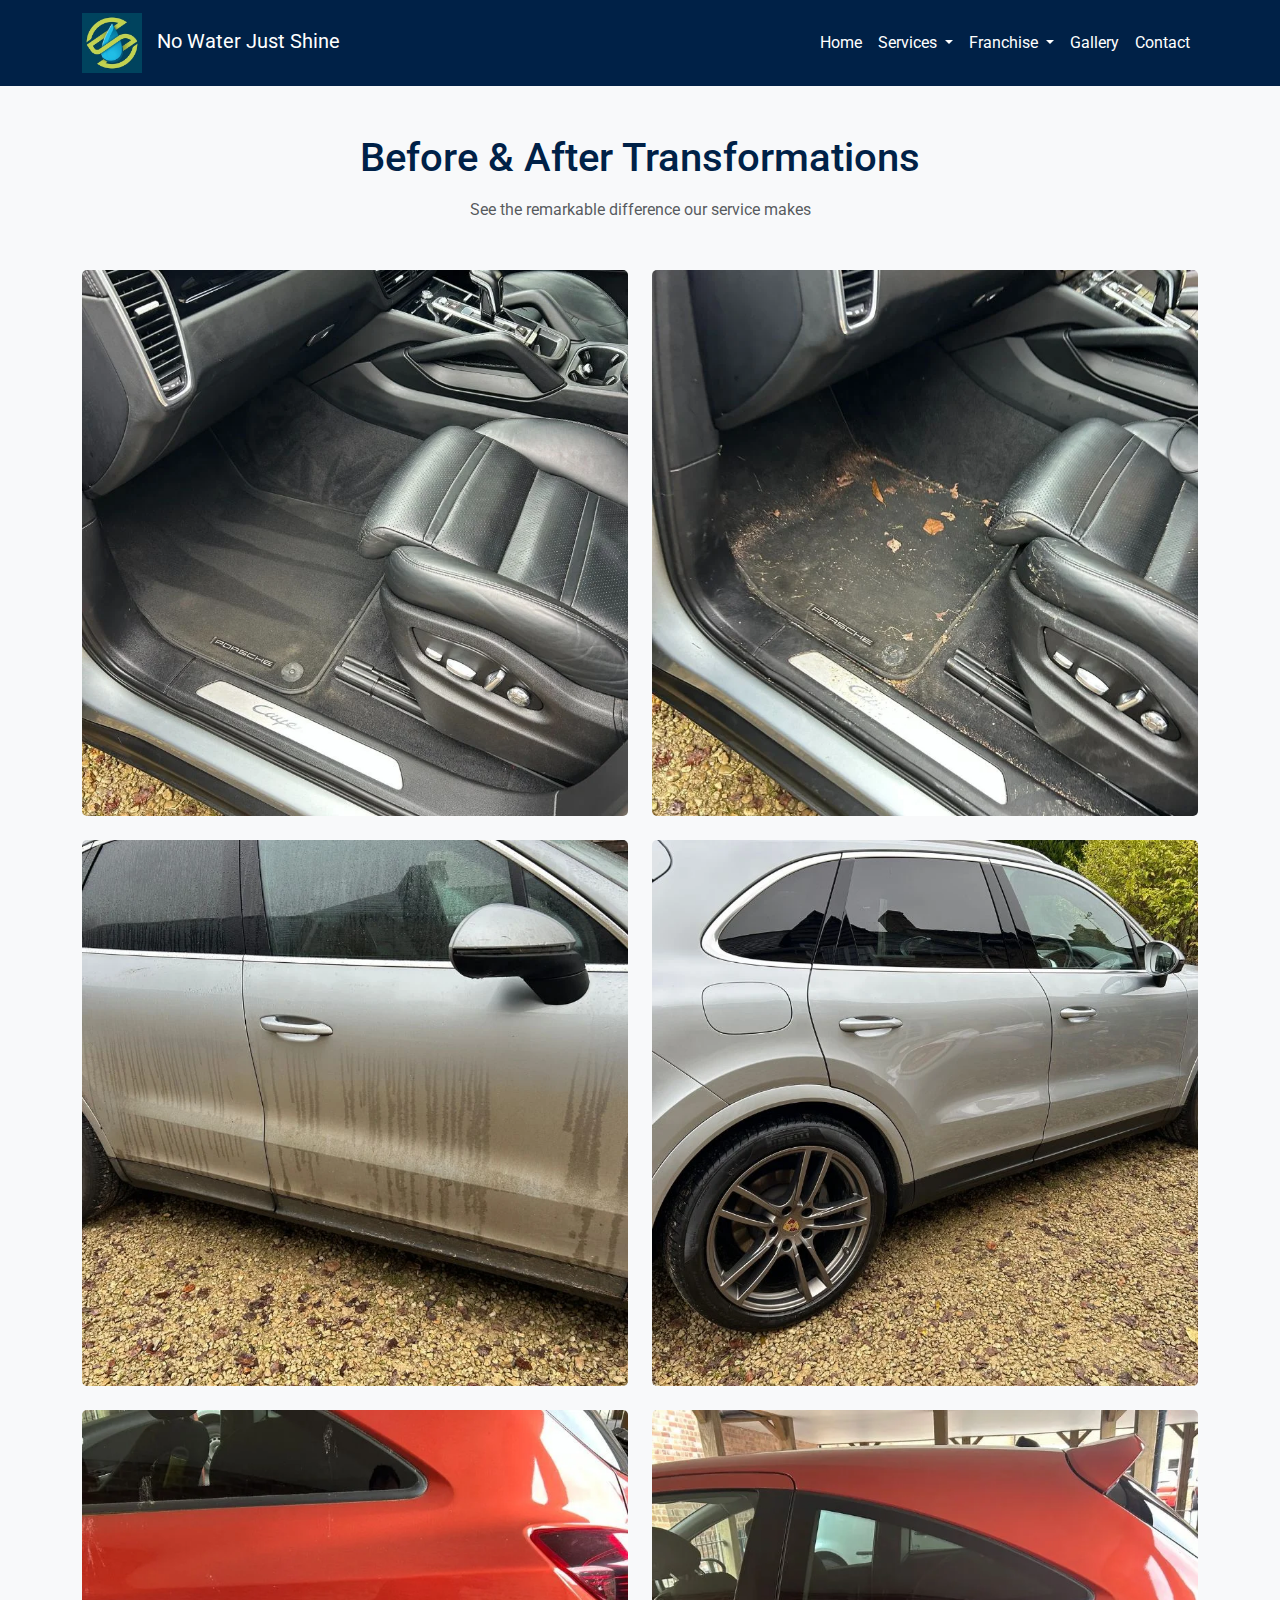
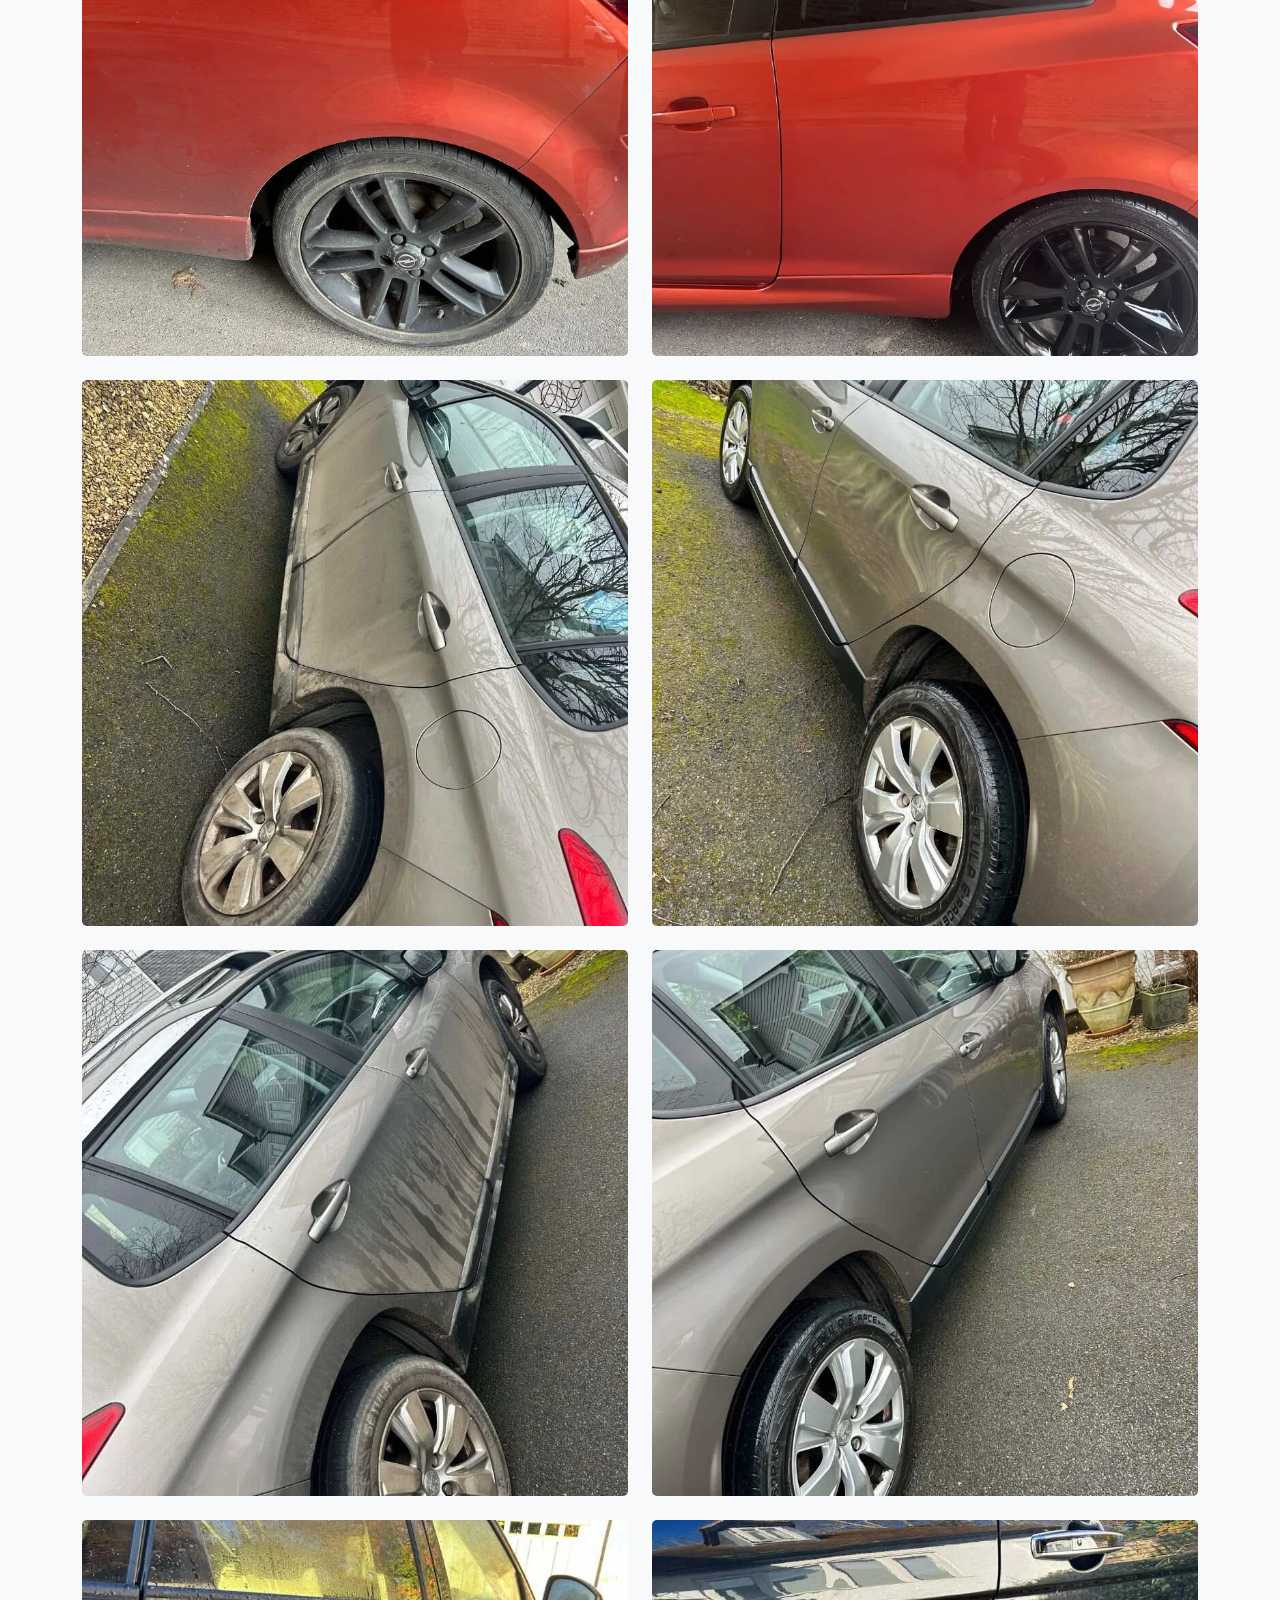
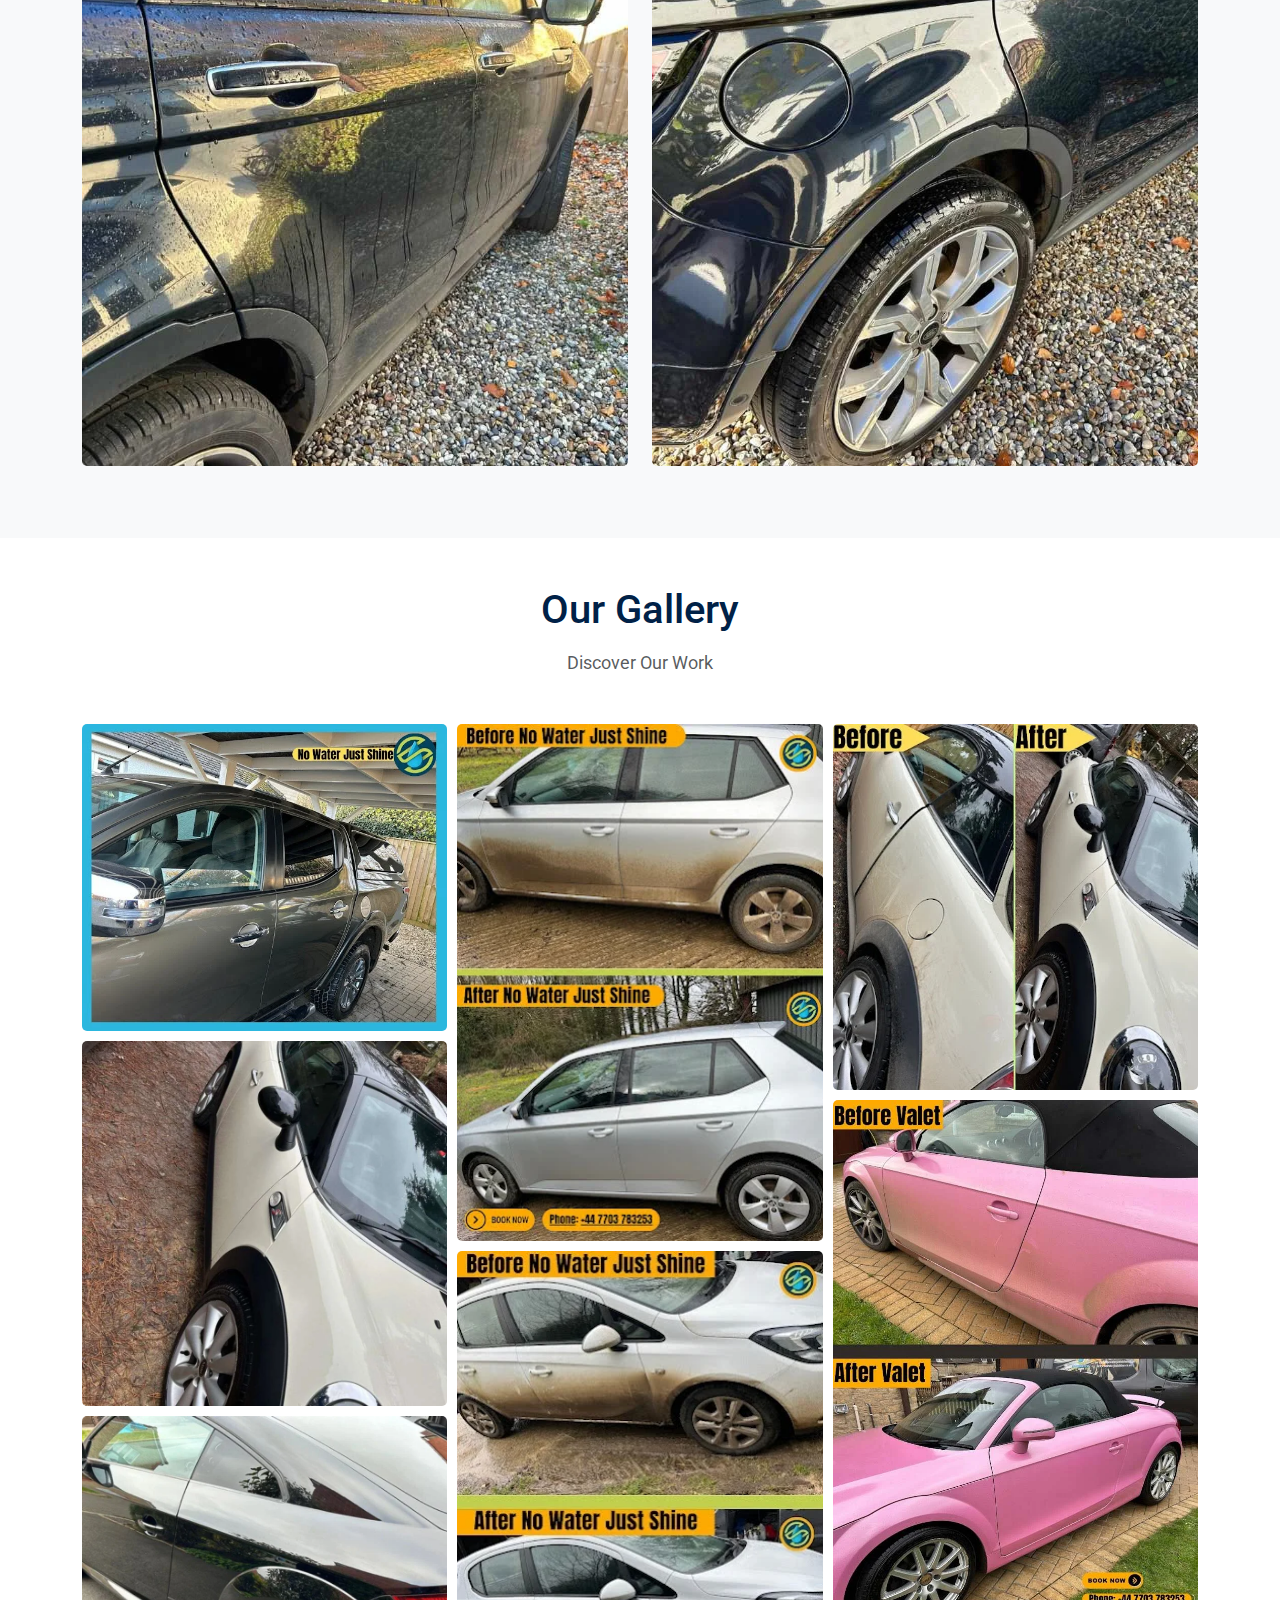
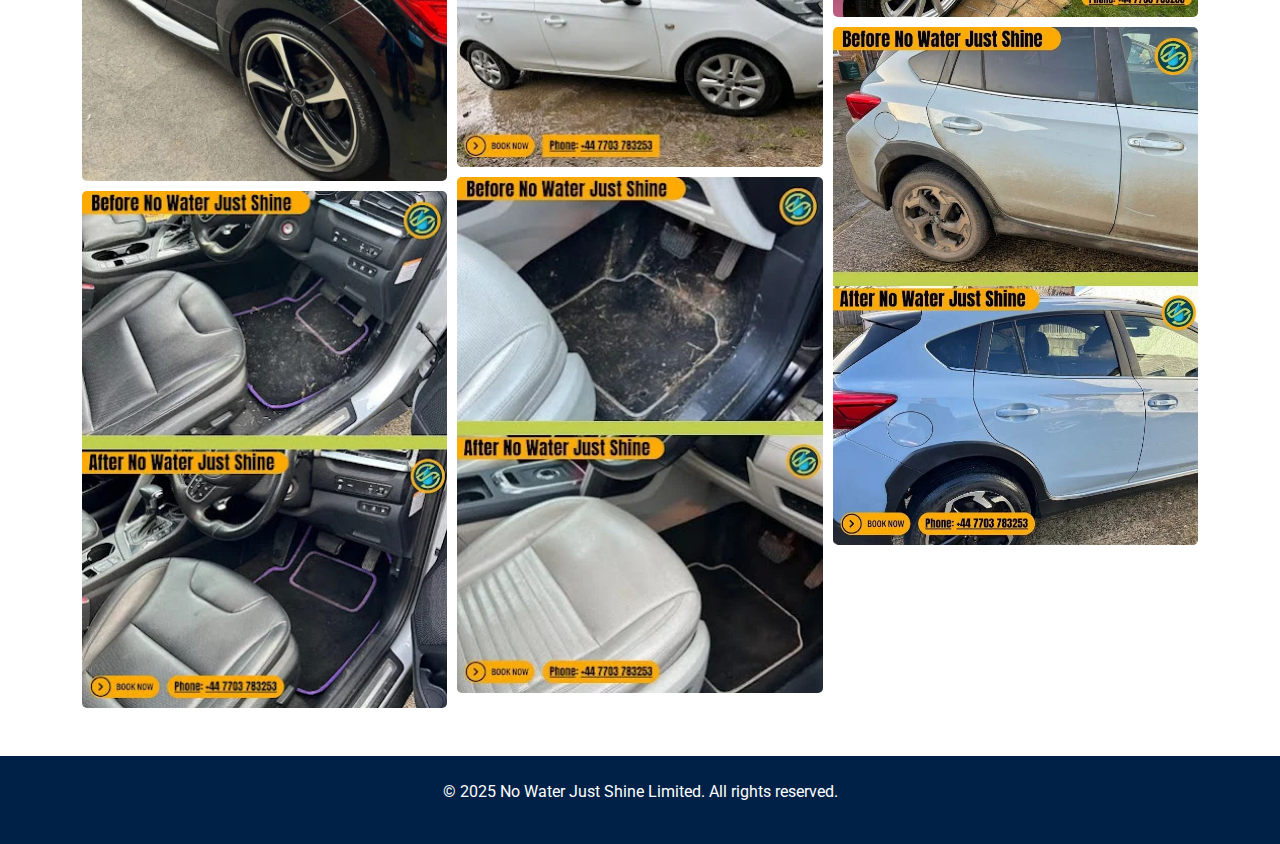
<file: gallery.html>
<!DOCTYPE html>
<html lang="en">
<head>
  <!-- Meta Tags -->
  <meta charset="UTF-8">
  <meta name="description" content="No Water Just Shine Gallery - Explore our before &amp; after transformations and work mosaic">
  <meta name="viewport" content="width=device-width, initial-scale=1.0">
  <title>No Water Just Shine | Gallery</title>

  <!-- Google Fonts -->
  <link href="https://fonts.googleapis.com/css2?family=Roboto:wght@400;700&family=Montserrat:wght@600&display=swap" rel="stylesheet">
  
  <!-- Bootstrap CSS -->
  <link href="https://cdn.jsdelivr.net/npm/bootstrap@5.3.0/dist/css/bootstrap.min.css" rel="stylesheet">
  
  <!-- Bootstrap Icons (Optional) -->
  <link href="https://cdn.jsdelivr.net/npm/bootstrap-icons@1.10.5/font/bootstrap-icons.css" rel="stylesheet">
  
  <!-- Custom Gallery CSS -->
  <link rel="stylesheet" href="gallery.css">
</head>
<body>
    <!-- ====================================
         HEADER & NAVBAR
    ===================================== -->
    <header class="navbar-header">
      <nav class="navbar navbar-expand-lg">
          <div class="container">
              <!-- Brand / Logo -->
              <a class="navbar-brand" href="index.html">
                  <img
                      src="images/no-water-just-shine-logo.jpg"
                      alt="No Water Just Shine Limited Logo"
                      width="60"
                  >
                  No Water Just Shine
              </a>

              <!-- Hamburger menu button (mobile) -->
              <button
                  class="navbar-toggler"
                  type="button"
                  data-bs-toggle="collapse"
                  data-bs-target="#navbarNavDropdown"
                  aria-controls="navbarNavDropdown"
                  aria-expanded="false"
                  aria-label="Toggle navigation"
              >
                  <i class="bi bi-list text-white" style="font-size: 1.5rem;"></i>
              </button>

              <!-- Nav Links -->
              <div class="collapse navbar-collapse" id="navbarNavDropdown">
                  <ul class="navbar-nav ms-auto">
                      <li class="nav-item">
                          <a
                              class="nav-link"
                              aria-current="page"
                              href="index.html"
                          >
                              Home
                          </a>
                      </li>

                      <!-- Services Dropdown -->
                      <li class="nav-item dropdown">
                          <a
                              class="nav-link dropdown-toggle"
                              href="#"
                              id="servicesDropdown"
                              role="button"
                              data-bs-toggle="dropdown"
                              aria-expanded="false"
                          >
                              Services
                          </a>
                          <ul class="dropdown-menu" aria-labelledby="servicesDropdown">
                              <li><a class="dropdown-item" href="services.html#service-1">Exterior Paintwork Cleaning</a></li>
                              <li><a class="dropdown-item" href="services.html#service-2">Exterior Glass Cleaning</a></li>
                              <li><a class="dropdown-item" href="services.html#service-4">Alloy Wheels Cleaning</a></li>
                              <li><a class="dropdown-item" href="services.html#service-5">Tyre Cleaning &amp; Treatment</a></li>
                              <li><a class="dropdown-item" href="services.html#service-6">Plastic Trim Treatment</a></li>
                              <li><a class="dropdown-item" href="services.html#service-7">Door Shuts &amp; Sills Cleaning</a></li>
                              <li><a class="dropdown-item" href="services.html#service-8">Interior Vacuuming</a></li>
                              <li><a class="dropdown-item" href="services.html#service-9">Dashboard Dusting</a></li>
                              <li><a class="dropdown-item" href="services.html#service-0">Interior Glass Cleaning</a></li>
                              <li><a class="dropdown-item" href="services.html#service-11">Console Wiping</a></li>
                              <li><a class="dropdown-item" href="services.html#service-12">Paint Treatment with Wax &amp; Ceramic Sealant</a></li>
                              <li><hr class="dropdown-divider"></li>
                              <li><a class="dropdown-item" href="services.html">View All Services</a></li>
                          </ul>
                      </li>

                      <!-- Franchise Dropdown -->
                      <li class="nav-item dropdown">
                          <a
                              class="nav-link dropdown-toggle"
                              href="#"
                              id="franchiseDropdown"
                              role="button"
                              data-bs-toggle="dropdown"
                              aria-expanded="false"
                          >
                              Franchise
                          </a>
                          <ul class="dropdown-menu" aria-labelledby="franchiseDropdown">
                              <li><a class="dropdown-item" href="swindon.html">Swindon</a></li>
                              <li><a class="dropdown-item" href="oxford.html">Oxford</a></li>
                              <li><a class="dropdown-item" href="birmingham.html">Birmingham</a></li>
                              <li><a class="dropdown-item" href="cambridge.html">Cambridge</a></li>
                              <li><hr class="dropdown-divider"></li>
                              <li><a class="dropdown-item" href="franchise.html">Start a Waterless Car Wash Business</a></li>
                          </ul>
                      </li>

                      <!-- Gallery Link -->
                      <li class="nav-item">
                          <a class="nav-link" href="gallery.html">Gallery</a>
                      </li>

                      <!-- Contact Link -->
                      <li class="nav-item">
                          <a class="nav-link" href="contact.html">
                              Contact
                          </a>
                      </li>
                  </ul>
              </div>
          </div>
      </nav>
  </header>

  <!-- MAIN CONTENT -->
  <main>
    <!-- Before &amp; After Section -->
    <section class="before-after-section py-5">
      <div class="container">
        <h1 class="text-center mb-3">Before &amp; After Transformations</h1>
        <p class="text-center mb-5 text-muted">See the remarkable difference our service makes</p>
        <!-- Pair 1 -->
        <div class="row mb-4">
          <div class="col-md-6 mb-3 mb-md-0">
            <img src="images/before-1.webp" alt="Before 1" class="img-fluid comparison-image">
          </div>
          <div class="col-md-6">
            <img src="images/after-1.webp" alt="After 1" class="img-fluid comparison-image">
          </div>
        </div>
        <!-- Pair 2 -->
        <div class="row mb-4">
          <div class="col-md-6 mb-3 mb-md-0">
            <img src="images/before-2.webp" alt="Before 2" class="img-fluid comparison-image">
          </div>
          <div class="col-md-6">
            <img src="images/after-2.webp" alt="After 2" class="img-fluid comparison-image">
          </div>
        </div>
        <!-- Pair 3 -->
        <div class="row mb-4">
          <div class="col-md-6 mb-3 mb-md-0">
            <img src="images/before-3.webp" alt="Before 3" class="img-fluid comparison-image">
          </div>
          <div class="col-md-6">
            <img src="images/after-3.webp" alt="After 3" class="img-fluid comparison-image">
          </div>
        </div>
        <!-- Pair 4 -->
        <div class="row mb-4">
          <div class="col-md-6 mb-3 mb-md-0">
            <img src="images/before-4.webp" alt="Before 4" class="img-fluid comparison-image">
          </div>
          <div class="col-md-6">
            <img src="images/after-4.webp" alt="After 4" class="img-fluid comparison-image">
          </div>
        </div>
        <!-- Pair 5 -->
        <div class="row mb-4">
          <div class="col-md-6 mb-3 mb-md-0">
            <img src="images/before-5.webp" alt="Before 5" class="img-fluid comparison-image">
          </div>
          <div class="col-md-6">
            <img src="images/after-5.webp" alt="After 5" class="img-fluid comparison-image">
          </div>
        </div>
        <!-- Pair 6 -->
        <div class="row mb-4">
          <div class="col-md-6 mb-3 mb-md-0">
            <img src="images/before-6.webp" alt="Before 6" class="img-fluid comparison-image">
          </div>
          <div class="col-md-6">
            <img src="images/after-6.webp" alt="After 6" class="img-fluid comparison-image">
          </div>
        </div>
      </div>
    </section>

    <!-- Mosaic Section -->
    <section class="mosaic-section py-5">
      <div class="container">
        <h1 class="text-center mb-3">Our Gallery</h1>
        <p class="text-center mb-5 text-muted">Discover Our Work</p>
        <div class="mosaic-grid">
          <!-- Mosaic Images -->
          <div class="mosaic-item"><img src="images/clean-car.webp" alt="Clean Car"></div>
          <div class="mosaic-item"><img src="images/clean-car-2.webp" alt="Clean Car 2"></div>
          <div class="mosaic-item"><img src="images/clean-car-3.webp" alt="Clean Car 3"></div>
          <div class="mosaic-item"><img src="images/before-after.webp" alt="Before After"></div>
          <div class="mosaic-item"><img src="images/before-after-2.webp" alt="Before After 2"></div>
          <div class="mosaic-item"><img src="images/before-after-3.webp" alt="Before After 3"></div>
          <div class="mosaic-item"><img src="images/before-after-4.webp" alt="Before After 4"></div>
          <div class="mosaic-item"><img src="images/before-after-5.webp" alt="Before After 5"></div>
          <div class="mosaic-item"><img src="images/before-after-6.webp" alt="Before After 6"></div>
          <div class="mosaic-item"><img src="images/before-after-7.webp" alt="Before After 7"></div>
        </div>
      </div>
    </section>
  </main>

  <!-- FOOTER -->
  <footer class="site-footer py-4">
    <div class="container text-center">
      <p>&copy; 2025 No Water Just Shine Limited. All rights reserved.</p>
    </div>
  </footer>

  <!-- Bootstrap Bundle JS -->
  <script src="https://cdn.jsdelivr.net/npm/bootstrap@5.3.0/dist/js/bootstrap.bundle.min.js" defer></script>
</body>
</html>
</file>
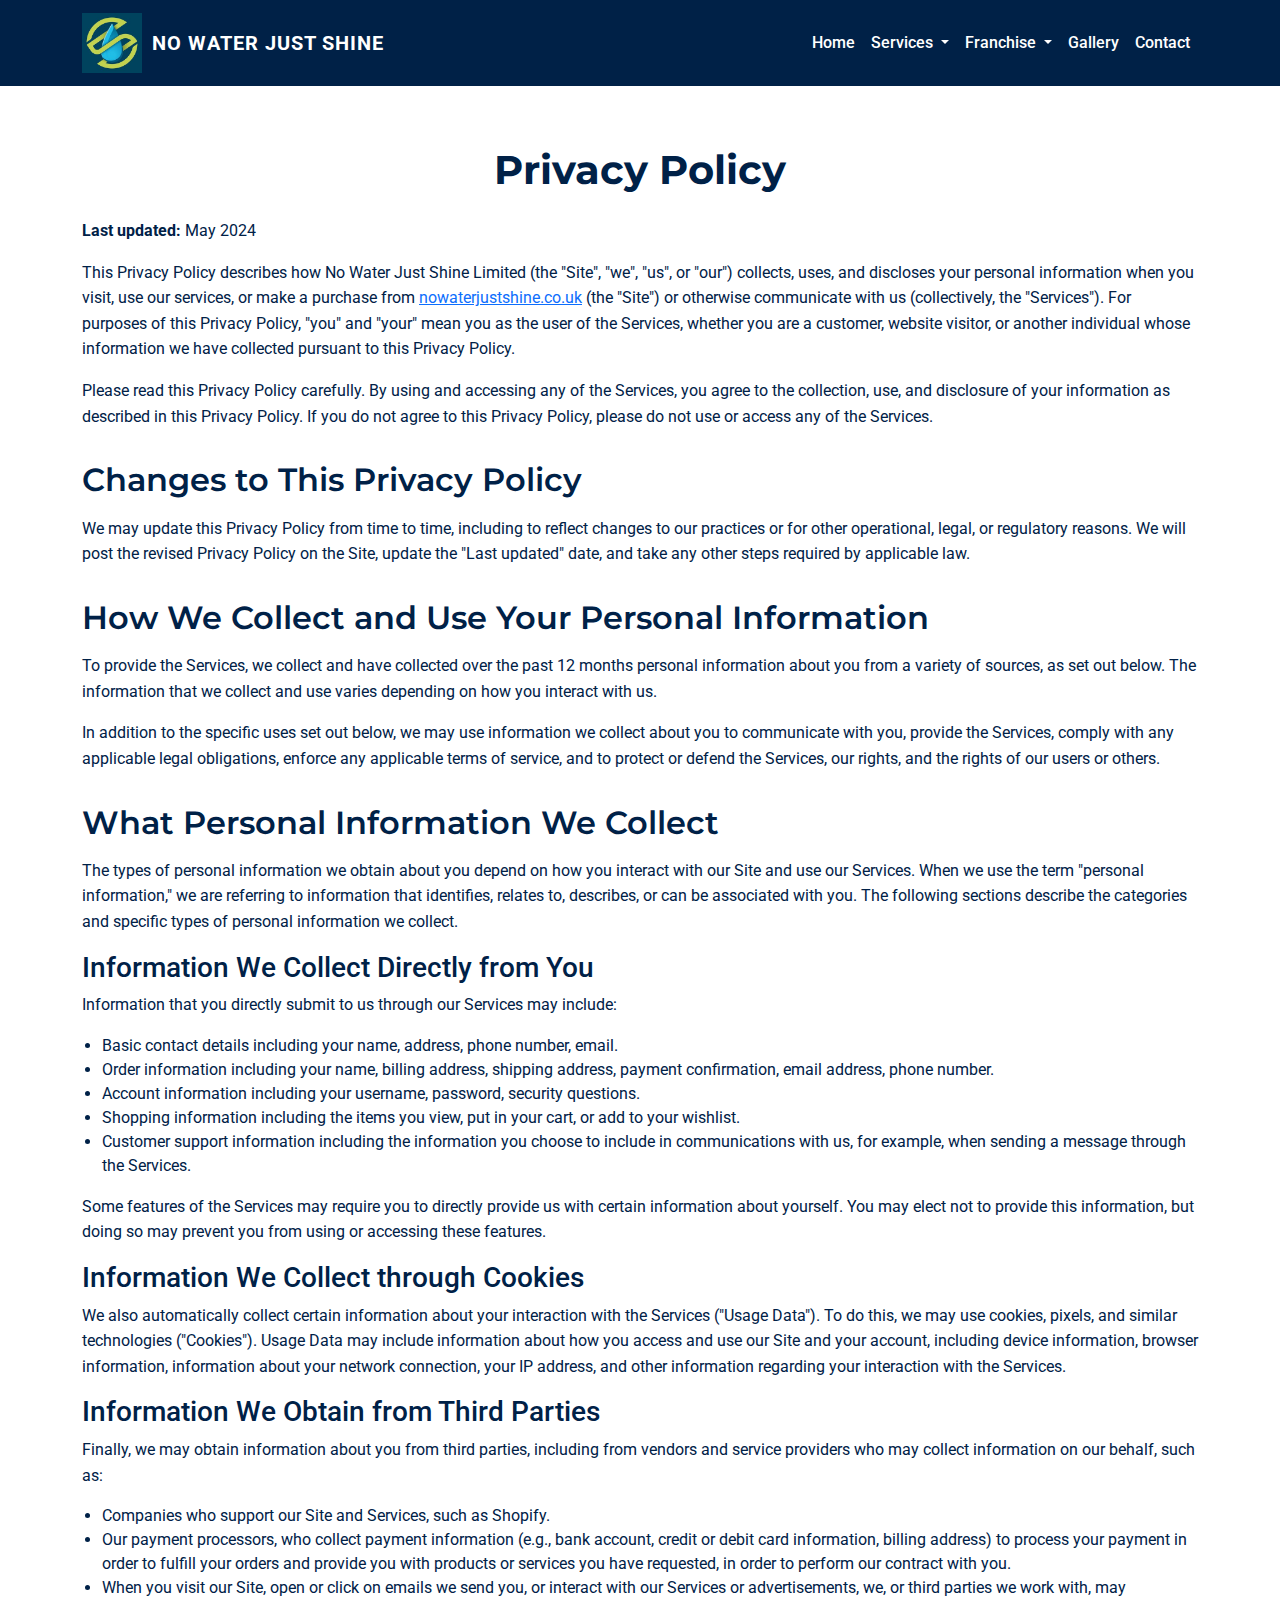
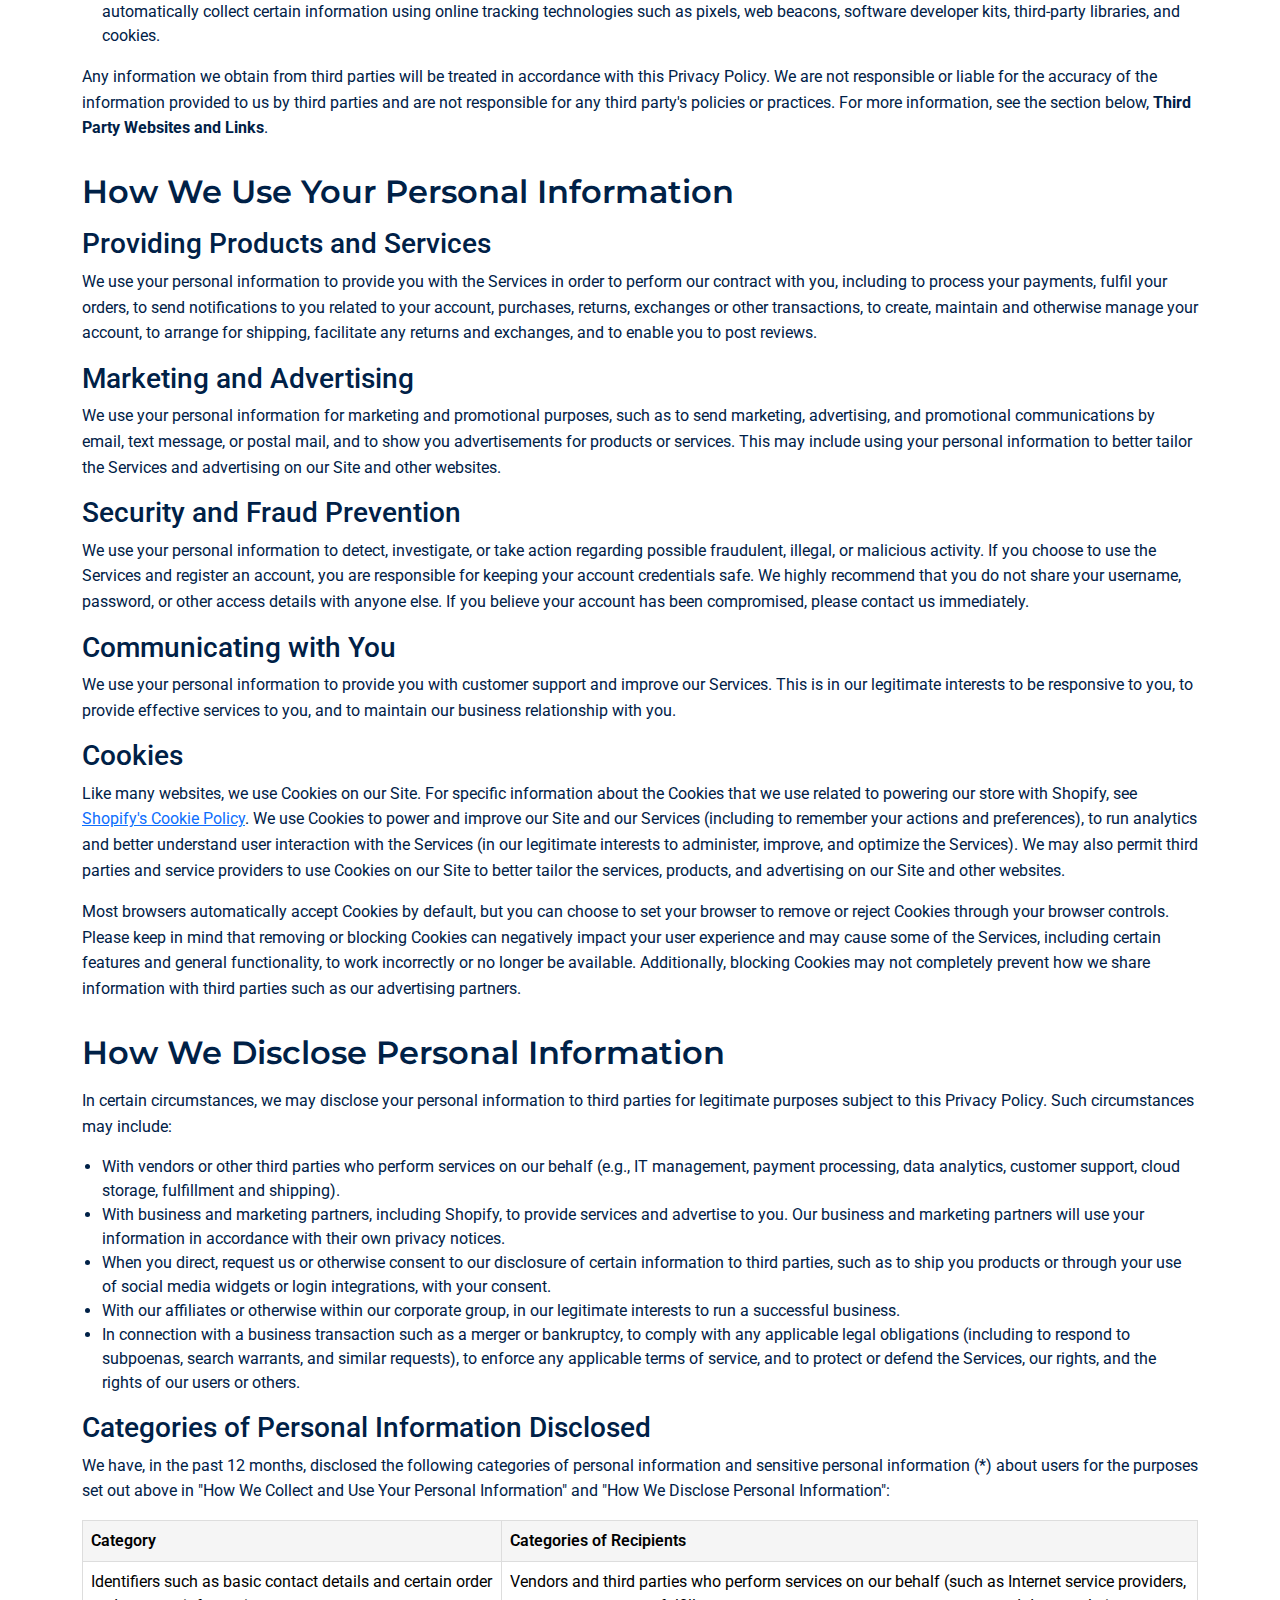
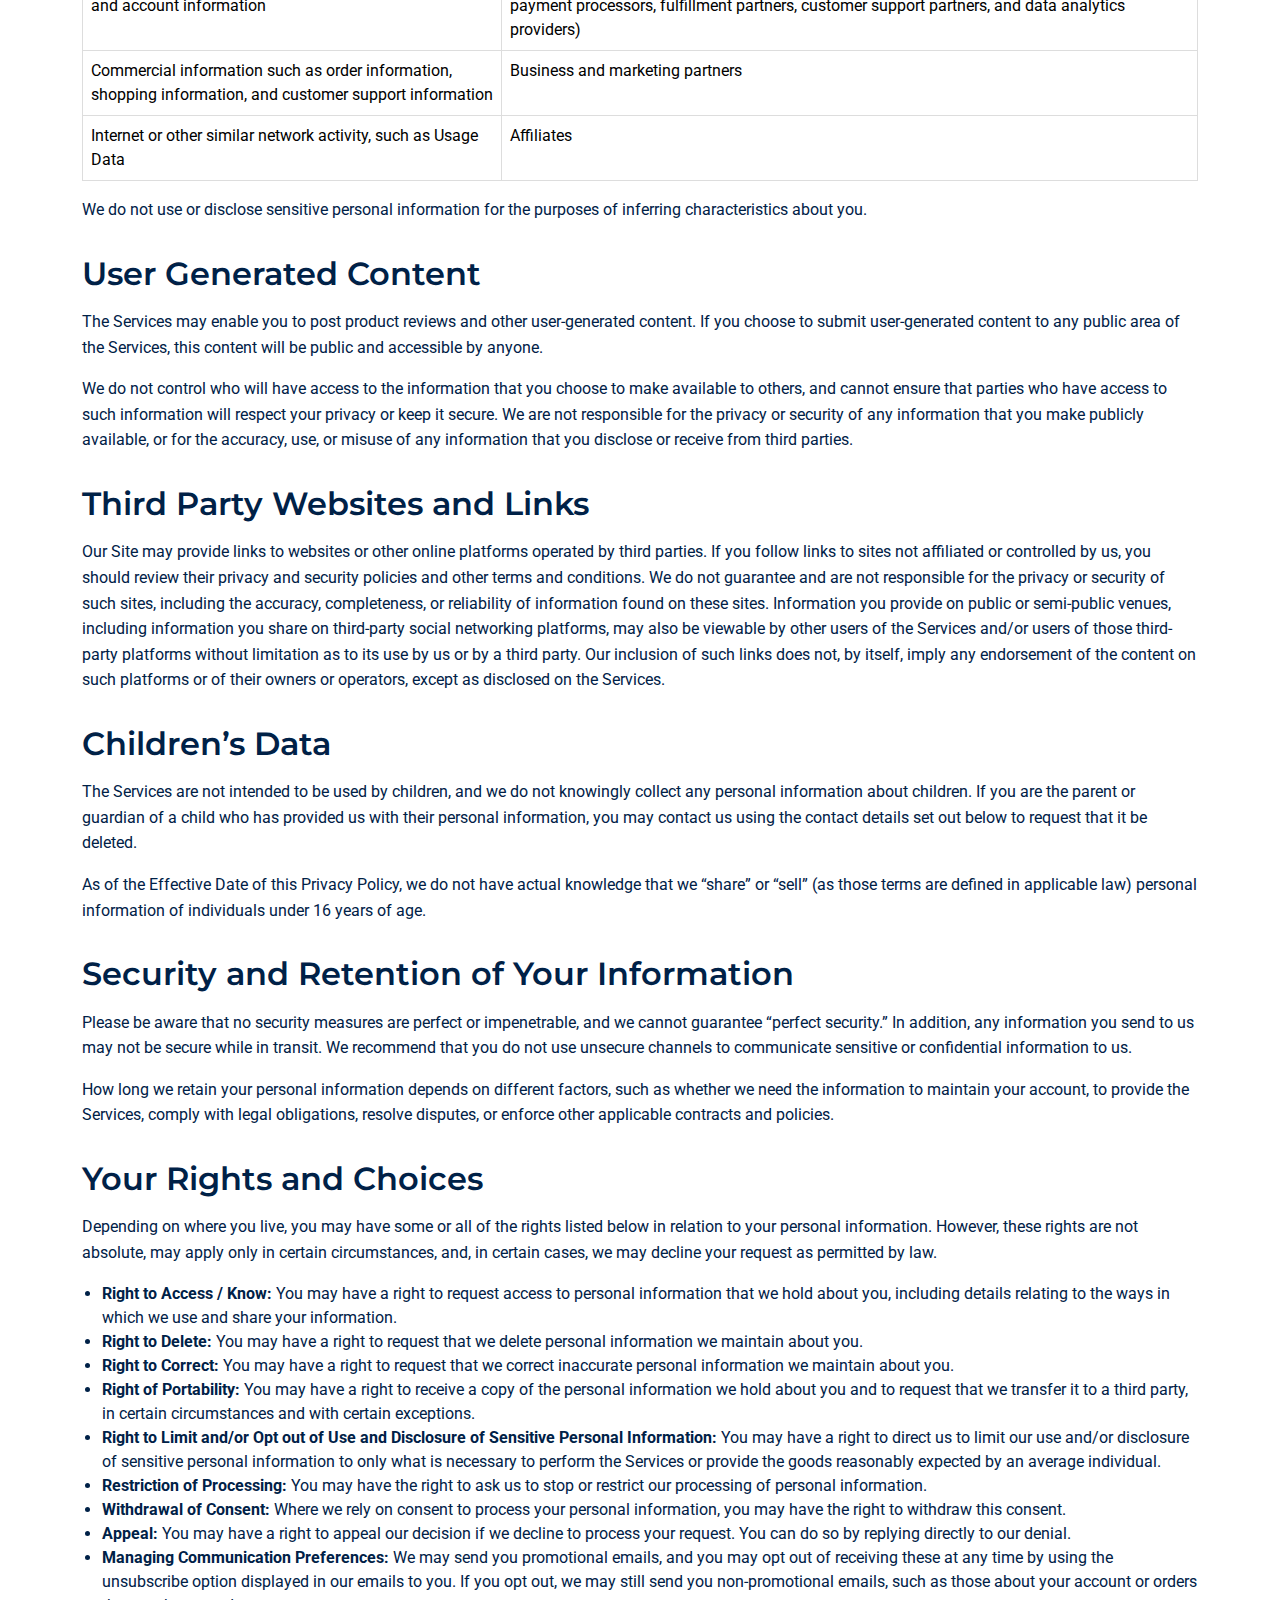
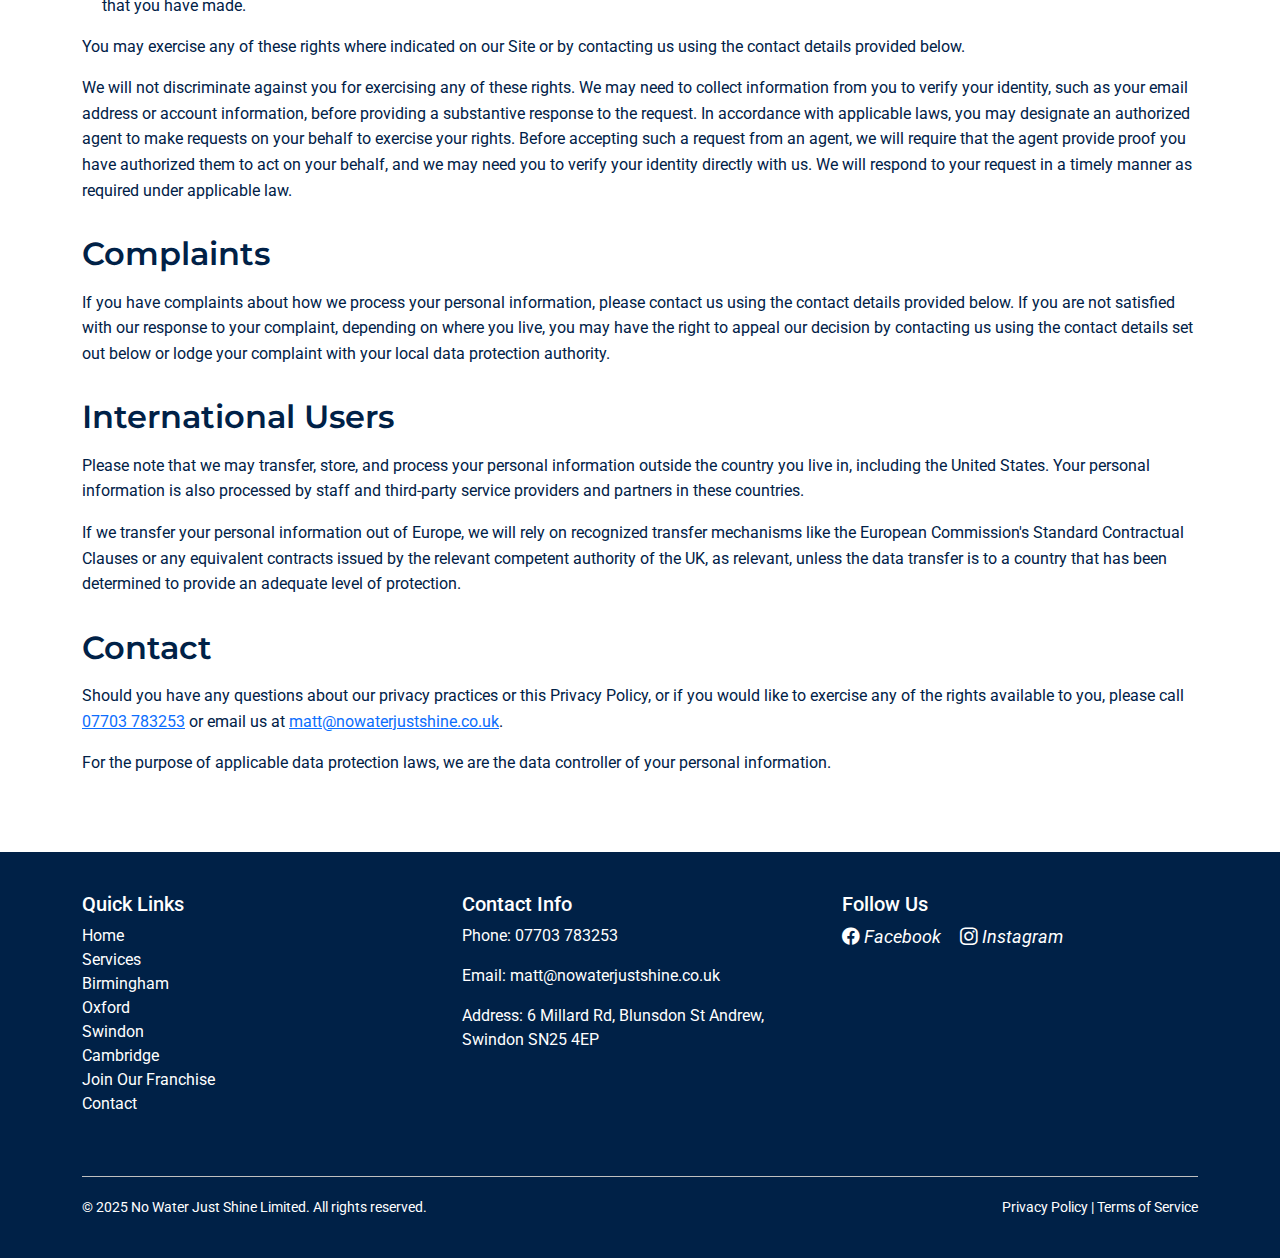
<file: privacy.html>
<!DOCTYPE html>
<html lang="en-GB">
<head>
    <!-- Meta Tags for SEO and Responsiveness -->
    <meta charset="UTF-8">
    <meta name="viewport" content="width=device-width, initial-scale=1.0">
    <title>Privacy Policy | No Water Just Shine</title>
    <meta name="description" content="Read the Privacy Policy of No Water Just Shine Limited, detailing how we collect, use, and protect your personal information.">
    
    <!-- Open Graph Meta Tags for Social Media Sharing -->
    <meta property="og:title" content="Privacy Policy | No Water Just Shine">
    <meta property="og:description" content="Understand how No Water Just Shine Limited handles your personal information to provide secure and premium car valeting services.">
    <meta property="og:image" content="images/og-image-privacy.jpg">
    <meta property="og:url" content="https://www.nowaterjustshine.co.uk/privacy.html">
    <meta property="og:type" content="website">
    
    <!-- Favicon -->
    <link rel="icon" href="images/favicon.ico" type="image/x-icon">
    
    <!-- Google Fonts -->
    <link href="https://fonts.googleapis.com/css2?family=Roboto:wght@400;700&family=Montserrat:wght@600&display=swap" rel="stylesheet">
    
    <!-- Bootstrap CSS -->
    <link href="https://cdn.jsdelivr.net/npm/bootstrap@5.3.0/dist/css/bootstrap.min.css" rel="stylesheet">
    
    <!-- Bootstrap Icons -->
    <link href="https://cdn.jsdelivr.net/npm/bootstrap-icons@1.10.5/font/bootstrap-icons.css" rel="stylesheet">
    
    <!-- Main Styles -->
    <link rel="stylesheet" href="styles.css">
    
    <!-- Optional: Additional Privacy Policy Specific Styles -->
    <style>
        /* Privacy Policy Specific Styles */
        .privacy-section {
            padding: 60px 0;
            background-color: var(--white);
            color: var(--dark-royal-blue);
        }
        .privacy-section h1 {
            font-size: 2.5rem;
            margin-bottom: 1.5rem;
            text-align: center;
            font-family: 'Montserrat', sans-serif;
            font-weight: 700;
        }
        .privacy-section h2 {
            font-size: 2rem;
            margin-top: 2rem;
            margin-bottom: 1rem;
            font-family: 'Montserrat', sans-serif;
            font-weight: 600;
            color: var(--dark-royal-blue);
        }
        .privacy-section p {
            font-size: 1rem;
            line-height: 1.6;
            margin-bottom: 1rem;
        }
        .privacy-section ul {
            list-style-type: disc;
            padding-left: 20px;
            margin-bottom: 1rem;
        }
        .privacy-section table {
            width: 100%;
            border-collapse: collapse;
            margin-bottom: 1rem;
        }
        .privacy-section table, .privacy-section th, .privacy-section td {
            border: 1px solid #ddd;
        }
        .privacy-section th, .privacy-section td {
            padding: 8px;
            text-align: left;
        }
        .privacy-section th {
            background-color: var(--light-gray);
            font-weight: 600;
        }
        @media (max-width: 768px) {
            .privacy-section h1 {
                font-size: 2rem;
            }
            .privacy-section h2 {
                font-size: 1.75rem;
            }
        }
    </style>
</head>
<body>

    <header class="navbar-header">
        <!-- Remove "navbar-light bg-light" so our dark background from styles.css applies -->
        <nav class="navbar navbar-expand-lg">
            <div class="container">
                <!-- Brand / Logo -->
                <a class="navbar-brand" href="index.html">
                    <img
                        src="images/no-water-just-shine-logo.jpg"
                        alt="No Water Just Shine Limited Logo"
                        width="60"
                    >
                    No Water Just Shine
                </a>

                <!-- Hamburger menu button (mobile) -->
                <button
                    class="navbar-toggler"
                    type="button"
                    data-bs-toggle="collapse"
                    data-bs-target="#navbarNavDropdown"
                    aria-controls="navbarNavDropdown"
                    aria-expanded="false"
                    aria-label="Toggle navigation"
                >
                    <!-- Make sure toggler icon is white so it's visible on dark nav -->
                    <i class="bi bi-list text-white" style="font-size: 1.5rem;"></i>
                </button>

                <!-- Nav Links -->
                <div class="collapse navbar-collapse" id="navbarNavDropdown">
                    <ul class="navbar-nav ms-auto">
                        <li class="nav-item">
                            <a class="nav-link active" aria-current="page" href="#hero">
                                Home
                            </a>
                        </li>

                        <!-- Services Dropdown -->
                        <li class="nav-item dropdown">
                            <a
                                class="nav-link dropdown-toggle"
                                href="#"
                                id="servicesDropdown"
                                role="button"
                                data-bs-toggle="dropdown"
                                aria-expanded="false"
                            >
                                Services
                            </a>
                            <ul class="dropdown-menu" aria-labelledby="servicesDropdown">
                                <li><a class="dropdown-item" href="services.html#service-1">Exterior Paintwork Cleaning</a></li>
                                <li><a class="dropdown-item" href="services.html#service-2">Exterior Glass Cleaning</a></li>
                                <li><a class="dropdown-item" href="services.html#service-4">Alloy Wheels Cleaning</a></li>
                                <li><a class="dropdown-item" href="services.html#service-5">Tyre Cleaning &amp; Treatment</a></li>
                                <li><a class="dropdown-item" href="services.html#service-6">Plastic Trim Treatment</a></li>
                                <li><a class="dropdown-item" href="services.html#service-7">Door Shuts &amp; Sills Cleaning</a></li>
                                <li><a class="dropdown-item" href="services.html#service-8">Interior Vacuuming</a></li>
                                <li><a class="dropdown-item" href="services.html#service-9">Dashboard Dusting</a></li>
                                <li><a class="dropdown-item" href="services.html#service-0">Interior Glass Cleaning</a></li>
                                <li><a class="dropdown-item" href="services.html#service-11">Console Wiping</a></li>
                                <li><a class="dropdown-item" href="services.html#service-12">Paint Treatment with Wax &amp; Ceramic Sealant</a></li>
                                <li><hr class="dropdown-divider"></li>
                                <li><a class="dropdown-item" href="services.html">View All Services</a></li>
                            </ul>
                        </li>

                        <!-- Franchise Dropdown -->
                        <li class="nav-item dropdown">
                            <a
                                class="nav-link dropdown-toggle"
                                href="#"
                                id="franchiseDropdown"
                                role="button"
                                data-bs-toggle="dropdown"
                                aria-expanded="false"
                            >
                                Franchise
                            </a>
                            <ul class="dropdown-menu" aria-labelledby="franchiseDropdown">
                                <li><a class="dropdown-item" href="swindon.html">Swindon</a></li>
                                <li><a class="dropdown-item" href="oxford.html">Oxford</a></li>
                                <li><a class="dropdown-item" href="birmingham.html">Birmingham</a></li>
                                <li><a class="dropdown-item" href="cambridge.html">Cambridge</a></li>
                                <li><hr class="dropdown-divider"></li>
                                <li><a class="dropdown-item" href="franchise.html">Start a Waterless Car Wash Business</a></li>
                            </ul>
                        </li>

                        <!-- Gallery Link -->
                        <li class="nav-item">
                            <a class="nav-link" href="gallery.html">Gallery</a>
                        </li>

                        <!-- Contact Link -->
                        <li class="nav-item">
                            <a class="nav-link" href="contact.html">
                                Contact
                            </a>
                        </li>
                        <!-- (Optional "Book Now" Button could go here) -->
                    </ul>
                </div>
            </div>
        </nav>
    </header>

    <!-- ====================================
         PRIVACY POLICY SECTION
    ===================================== -->
    <section class="privacy-section">
        <div class="container">
            <h1>Privacy Policy</h1>
            <p><strong>Last updated:</strong> May 2024</p>

            <p>This Privacy Policy describes how No Water Just Shine Limited (the "Site", "we", "us", or "our") collects, uses, and discloses your personal information when you visit, use our services, or make a purchase from <a href="https://www.nowaterjustshine.co.uk">nowaterjustshine.co.uk</a>  (the "Site") or otherwise communicate with us (collectively, the "Services"). For purposes of this Privacy Policy, "you" and "your" mean you as the user of the Services, whether you are a customer, website visitor, or another individual whose information we have collected pursuant to this Privacy Policy.</p>

            <p>Please read this Privacy Policy carefully. By using and accessing any of the Services, you agree to the collection, use, and disclosure of your information as described in this Privacy Policy. If you do not agree to this Privacy Policy, please do not use or access any of the Services.</p>

            <h2>Changes to This Privacy Policy</h2>
            <p>We may update this Privacy Policy from time to time, including to reflect changes to our practices or for other operational, legal, or regulatory reasons. We will post the revised Privacy Policy on the Site, update the "Last updated" date, and take any other steps required by applicable law.</p>

            <h2>How We Collect and Use Your Personal Information</h2>
            <p>To provide the Services, we collect and have collected over the past 12 months personal information about you from a variety of sources, as set out below. The information that we collect and use varies depending on how you interact with us.</p>

            <p>In addition to the specific uses set out below, we may use information we collect about you to communicate with you, provide the Services, comply with any applicable legal obligations, enforce any applicable terms of service, and to protect or defend the Services, our rights, and the rights of our users or others.</p>

            <h2>What Personal Information We Collect</h2>
            <p>The types of personal information we obtain about you depend on how you interact with our Site and use our Services. When we use the term "personal information," we are referring to information that identifies, relates to, describes, or can be associated with you. The following sections describe the categories and specific types of personal information we collect.</p>

            <h3>Information We Collect Directly from You</h3>
            <p>Information that you directly submit to us through our Services may include:</p>
            <ul>
                <li>Basic contact details including your name, address, phone number, email.</li>
                <li>Order information including your name, billing address, shipping address, payment confirmation, email address, phone number.</li>
                <li>Account information including your username, password, security questions.</li>
                <li>Shopping information including the items you view, put in your cart, or add to your wishlist.</li>
                <li>Customer support information including the information you choose to include in communications with us, for example, when sending a message through the Services.</li>
            </ul>
            <p>Some features of the Services may require you to directly provide us with certain information about yourself. You may elect not to provide this information, but doing so may prevent you from using or accessing these features.</p>

            <h3>Information We Collect through Cookies</h3>
            <p>We also automatically collect certain information about your interaction with the Services ("Usage Data"). To do this, we may use cookies, pixels, and similar technologies ("Cookies"). Usage Data may include information about how you access and use our Site and your account, including device information, browser information, information about your network connection, your IP address, and other information regarding your interaction with the Services.</p>

            <h3>Information We Obtain from Third Parties</h3>
            <p>Finally, we may obtain information about you from third parties, including from vendors and service providers who may collect information on our behalf, such as:</p>
            <ul>
                <li>Companies who support our Site and Services, such as Shopify.</li>
                <li>Our payment processors, who collect payment information (e.g., bank account, credit or debit card information, billing address) to process your payment in order to fulfill your orders and provide you with products or services you have requested, in order to perform our contract with you.</li>
                <li>When you visit our Site, open or click on emails we send you, or interact with our Services or advertisements, we, or third parties we work with, may automatically collect certain information using online tracking technologies such as pixels, web beacons, software developer kits, third-party libraries, and cookies.</li>
            </ul>
            <p>Any information we obtain from third parties will be treated in accordance with this Privacy Policy. We are not responsible or liable for the accuracy of the information provided to us by third parties and are not responsible for any third party's policies or practices. For more information, see the section below, <strong>Third Party Websites and Links</strong>.</p>

            <h2>How We Use Your Personal Information</h2>
            <h3>Providing Products and Services</h3>
            <p>We use your personal information to provide you with the Services in order to perform our contract with you, including to process your payments, fulfil your orders, to send notifications to you related to your account, purchases, returns, exchanges or other transactions, to create, maintain and otherwise manage your account, to arrange for shipping, facilitate any returns and exchanges, and to enable you to post reviews.</p>

            <h3>Marketing and Advertising</h3>
            <p>We use your personal information for marketing and promotional purposes, such as to send marketing, advertising, and promotional communications by email, text message, or postal mail, and to show you advertisements for products or services. This may include using your personal information to better tailor the Services and advertising on our Site and other websites.</p>

            <h3>Security and Fraud Prevention</h3>
            <p>We use your personal information to detect, investigate, or take action regarding possible fraudulent, illegal, or malicious activity. If you choose to use the Services and register an account, you are responsible for keeping your account credentials safe. We highly recommend that you do not share your username, password, or other access details with anyone else. If you believe your account has been compromised, please contact us immediately.</p>

            <h3>Communicating with You</h3>
            <p>We use your personal information to provide you with customer support and improve our Services. This is in our legitimate interests to be responsive to you, to provide effective services to you, and to maintain our business relationship with you.</p>

            <h3>Cookies</h3>
            <p>Like many websites, we use Cookies on our Site. For specific information about the Cookies that we use related to powering our store with Shopify, see <a href="https://www.shopify.com/legal/cookies" target="_blank">Shopify's Cookie Policy</a>. We use Cookies to power and improve our Site and our Services (including to remember your actions and preferences), to run analytics and better understand user interaction with the Services (in our legitimate interests to administer, improve, and optimize the Services). We may also permit third parties and service providers to use Cookies on our Site to better tailor the services, products, and advertising on our Site and other websites.</p>

            <p>Most browsers automatically accept Cookies by default, but you can choose to set your browser to remove or reject Cookies through your browser controls. Please keep in mind that removing or blocking Cookies can negatively impact your user experience and may cause some of the Services, including certain features and general functionality, to work incorrectly or no longer be available. Additionally, blocking Cookies may not completely prevent how we share information with third parties such as our advertising partners.</p>

            <h2>How We Disclose Personal Information</h2>
            <p>In certain circumstances, we may disclose your personal information to third parties for legitimate purposes subject to this Privacy Policy. Such circumstances may include:</p>
            <ul>
                <li>With vendors or other third parties who perform services on our behalf (e.g., IT management, payment processing, data analytics, customer support, cloud storage, fulfillment and shipping).</li>
                <li>With business and marketing partners, including Shopify, to provide services and advertise to you. Our business and marketing partners will use your information in accordance with their own privacy notices.</li>
                <li>When you direct, request us or otherwise consent to our disclosure of certain information to third parties, such as to ship you products or through your use of social media widgets or login integrations, with your consent.</li>
                <li>With our affiliates or otherwise within our corporate group, in our legitimate interests to run a successful business.</li>
                <li>In connection with a business transaction such as a merger or bankruptcy, to comply with any applicable legal obligations (including to respond to subpoenas, search warrants, and similar requests), to enforce any applicable terms of service, and to protect or defend the Services, our rights, and the rights of our users or others.</li>
            </ul>

            <h3>Categories of Personal Information Disclosed</h3>
            <p>We have, in the past 12 months, disclosed the following categories of personal information and sensitive personal information (*) about users for the purposes set out above in "How We Collect and Use Your Personal Information" and "How We Disclose Personal Information":</p>
            <table class="table table-bordered">
                <thead>
                    <tr>
                        <th>Category</th>
                        <th>Categories of Recipients</th>
                    </tr>
                </thead>
                <tbody>
                    <tr>
                        <td>Identifiers such as basic contact details and certain order and account information</td>
                        <td>Vendors and third parties who perform services on our behalf (such as Internet service providers, payment processors, fulfillment partners, customer support partners, and data analytics providers)</td>
                    </tr>
                    <tr>
                        <td>Commercial information such as order information, shopping information, and customer support information</td>
                        <td>Business and marketing partners</td>
                    </tr>
                    <tr>
                        <td>Internet or other similar network activity, such as Usage Data</td>
                        <td>Affiliates</td>
                    </tr>
                </tbody>
            </table>
            <p>We do not use or disclose sensitive personal information for the purposes of inferring characteristics about you.</p>

            <h2>User Generated Content</h2>
            <p>The Services may enable you to post product reviews and other user-generated content. If you choose to submit user-generated content to any public area of the Services, this content will be public and accessible by anyone.</p>
            <p>We do not control who will have access to the information that you choose to make available to others, and cannot ensure that parties who have access to such information will respect your privacy or keep it secure. We are not responsible for the privacy or security of any information that you make publicly available, or for the accuracy, use, or misuse of any information that you disclose or receive from third parties.</p>

            <h2>Third Party Websites and Links</h2>
            <p>Our Site may provide links to websites or other online platforms operated by third parties. If you follow links to sites not affiliated or controlled by us, you should review their privacy and security policies and other terms and conditions. We do not guarantee and are not responsible for the privacy or security of such sites, including the accuracy, completeness, or reliability of information found on these sites. Information you provide on public or semi-public venues, including information you share on third-party social networking platforms, may also be viewable by other users of the Services and/or users of those third-party platforms without limitation as to its use by us or by a third party. Our inclusion of such links does not, by itself, imply any endorsement of the content on such platforms or of their owners or operators, except as disclosed on the Services.</p>

            <h2>Children’s Data</h2>
            <p>The Services are not intended to be used by children, and we do not knowingly collect any personal information about children. If you are the parent or guardian of a child who has provided us with their personal information, you may contact us using the contact details set out below to request that it be deleted.</p>
            <p>As of the Effective Date of this Privacy Policy, we do not have actual knowledge that we “share” or “sell” (as those terms are defined in applicable law) personal information of individuals under 16 years of age.</p>

            <h2>Security and Retention of Your Information</h2>
            <p>Please be aware that no security measures are perfect or impenetrable, and we cannot guarantee “perfect security.” In addition, any information you send to us may not be secure while in transit. We recommend that you do not use unsecure channels to communicate sensitive or confidential information to us.</p>
            <p>How long we retain your personal information depends on different factors, such as whether we need the information to maintain your account, to provide the Services, comply with legal obligations, resolve disputes, or enforce other applicable contracts and policies.</p>

            <h2>Your Rights and Choices</h2>
            <p>Depending on where you live, you may have some or all of the rights listed below in relation to your personal information. However, these rights are not absolute, may apply only in certain circumstances, and, in certain cases, we may decline your request as permitted by law.</p>
            <ul>
                <li><strong>Right to Access / Know:</strong> You may have a right to request access to personal information that we hold about you, including details relating to the ways in which we use and share your information.</li>
                <li><strong>Right to Delete:</strong> You may have a right to request that we delete personal information we maintain about you.</li>
                <li><strong>Right to Correct:</strong> You may have a right to request that we correct inaccurate personal information we maintain about you.</li>
                <li><strong>Right of Portability:</strong> You may have a right to receive a copy of the personal information we hold about you and to request that we transfer it to a third party, in certain circumstances and with certain exceptions.</li>
                <li><strong>Right to Limit and/or Opt out of Use and Disclosure of Sensitive Personal Information:</strong> You may have a right to direct us to limit our use and/or disclosure of sensitive personal information to only what is necessary to perform the Services or provide the goods reasonably expected by an average individual.</li>
                <li><strong>Restriction of Processing:</strong> You may have the right to ask us to stop or restrict our processing of personal information.</li>
                <li><strong>Withdrawal of Consent:</strong> Where we rely on consent to process your personal information, you may have the right to withdraw this consent.</li>
                <li><strong>Appeal:</strong> You may have a right to appeal our decision if we decline to process your request. You can do so by replying directly to our denial.</li>
                <li><strong>Managing Communication Preferences:</strong> We may send you promotional emails, and you may opt out of receiving these at any time by using the unsubscribe option displayed in our emails to you. If you opt out, we may still send you non-promotional emails, such as those about your account or orders that you have made.</li>
            </ul>
            <p>You may exercise any of these rights where indicated on our Site or by contacting us using the contact details provided below.</p>
            <p>We will not discriminate against you for exercising any of these rights. We may need to collect information from you to verify your identity, such as your email address or account information, before providing a substantive response to the request. In accordance with applicable laws, you may designate an authorized agent to make requests on your behalf to exercise your rights. Before accepting such a request from an agent, we will require that the agent provide proof you have authorized them to act on your behalf, and we may need you to verify your identity directly with us. We will respond to your request in a timely manner as required under applicable law.</p>

            <h2>Complaints</h2>
            <p>If you have complaints about how we process your personal information, please contact us using the contact details provided below. If you are not satisfied with our response to your complaint, depending on where you live, you may have the right to appeal our decision by contacting us using the contact details set out below or lodge your complaint with your local data protection authority.</p>

            <h2>International Users</h2>
            <p>Please note that we may transfer, store, and process your personal information outside the country you live in, including the United States. Your personal information is also processed by staff and third-party service providers and partners in these countries.</p>
            <p>If we transfer your personal information out of Europe, we will rely on recognized transfer mechanisms like the European Commission's Standard Contractual Clauses or any equivalent contracts issued by the relevant competent authority of the UK, as relevant, unless the data transfer is to a country that has been determined to provide an adequate level of protection.</p>

            <h2>Contact</h2>
            <p>Should you have any questions about our privacy practices or this Privacy Policy, or if you would like to exercise any of the rights available to you, please call <a href="tel:07703783253">07703 783253</a> or email us at <a href="mailto:matt@nowaterjustshine.co.uk">matt@nowaterjustshine.co.uk</a>.</p>
            <p>For the purpose of applicable data protection laws, we are the data controller of your personal information.</p>
        </div>
    </section>

    <!-- ====================================
         FOOTER (Same as Home)
    ===================================== -->
    <footer class="site-footer">
        <div class="container">
            <div class="row">
                <!-- Footer Column 1 -->
                <div class="col-md-4 mb-4">
                    <h5>Quick Links</h5>
                    <ul class="list-unstyled">
                        <li><a href="#hero">Home</a></li>
                        <li><a href="services.html">Services</a></li>
                        <li><a href="birmingham.html">Birmingham</a></li>
                        <li><a href="oxford.html">Oxford</a></li>
                        <li><a href="swindon.html">Swindon</a></li>
                        <li><a href="cambridge.html">Cambridge</a></li>
                        <li><a href="franchise.html">Join Our Franchise</a></li>
                        <li><a href="contact.html">Contact</a></li>
                    </ul>
                </div>

                <!-- Footer Column 2 -->
                <div class="col-md-4 mb-4">
                    <h5>Contact Info</h5>
                    <p>
                        Phone: <a href="tel:07703783253">07703 783253</a>
                    </p>
                    <p>
                        Email: <a href="mailto:matt@nowaterjustshine.co.uk">matt@nowaterjustshine.co.uk</a>
                    </p>
                    <p>
                        Address: 6 Millard Rd, Blunsdon St Andrew, Swindon SN25 4EP
                    </p>
                </div>

                <!-- Footer Column 3 (Social) -->
                <div class="col-md-4 mb-4">
                    <h5>Follow Us</h5>
                    <div class="social-icons">
                        <a
                            href="https://www.facebook.com/NoWaterJustShine/"
                            target="_blank"
                            aria-label="Facebook"
                        >
                            <i class="bi bi-facebook text-white" style="font-size: 1.1rem;"> Facebook </i>
                        </a>
                        <a
                            href="https://www.instagram.com/nowaterjustshine"
                            target="_blank"
                            aria-label="Instagram"
                        >
                            <i class="bi bi-instagram" style="font-size: 1.1rem;"> Instagram</i>
                        </a>
                    </div>
                </div>
            </div>

            <!-- Bottom Footer -->
            <div class="footer-bottom">
                <div>&copy; 2025 No Water Just Shine Limited. All rights reserved.</div>
                <div>
                    <a href="privacy.html">Privacy Policy</a> |
                    <a href="terms.html">Terms of Service</a>
                </div>
            </div>
        </div>
    </footer>


    <!-- Bootstrap JS Bundle with Popper -->
    <script src="https://cdn.jsdelivr.net/npm/bootstrap@5.3.0/dist/js/bootstrap.bundle.min.js" defer></script>

    <!-- Additional JavaScript for Smooth Scrolling (Optional) -->
    <script>
        // Optional: Add smooth scrolling for anchor links
        document.querySelectorAll('a[href^="#"]').forEach(anchor => {
            anchor.addEventListener('click', function(e) {
                const targetID = this.getAttribute('href');
                if (targetID.length > 1) {
                    e.preventDefault();
                    const targetEl = document.querySelector(targetID);
                    if (targetEl) {
                        window.scrollTo({
                            top: targetEl.offsetTop - 70,
                            behavior: 'smooth'
                        });
                    }
                }
            });
        });
    </script>
</body>
</html>
</file>
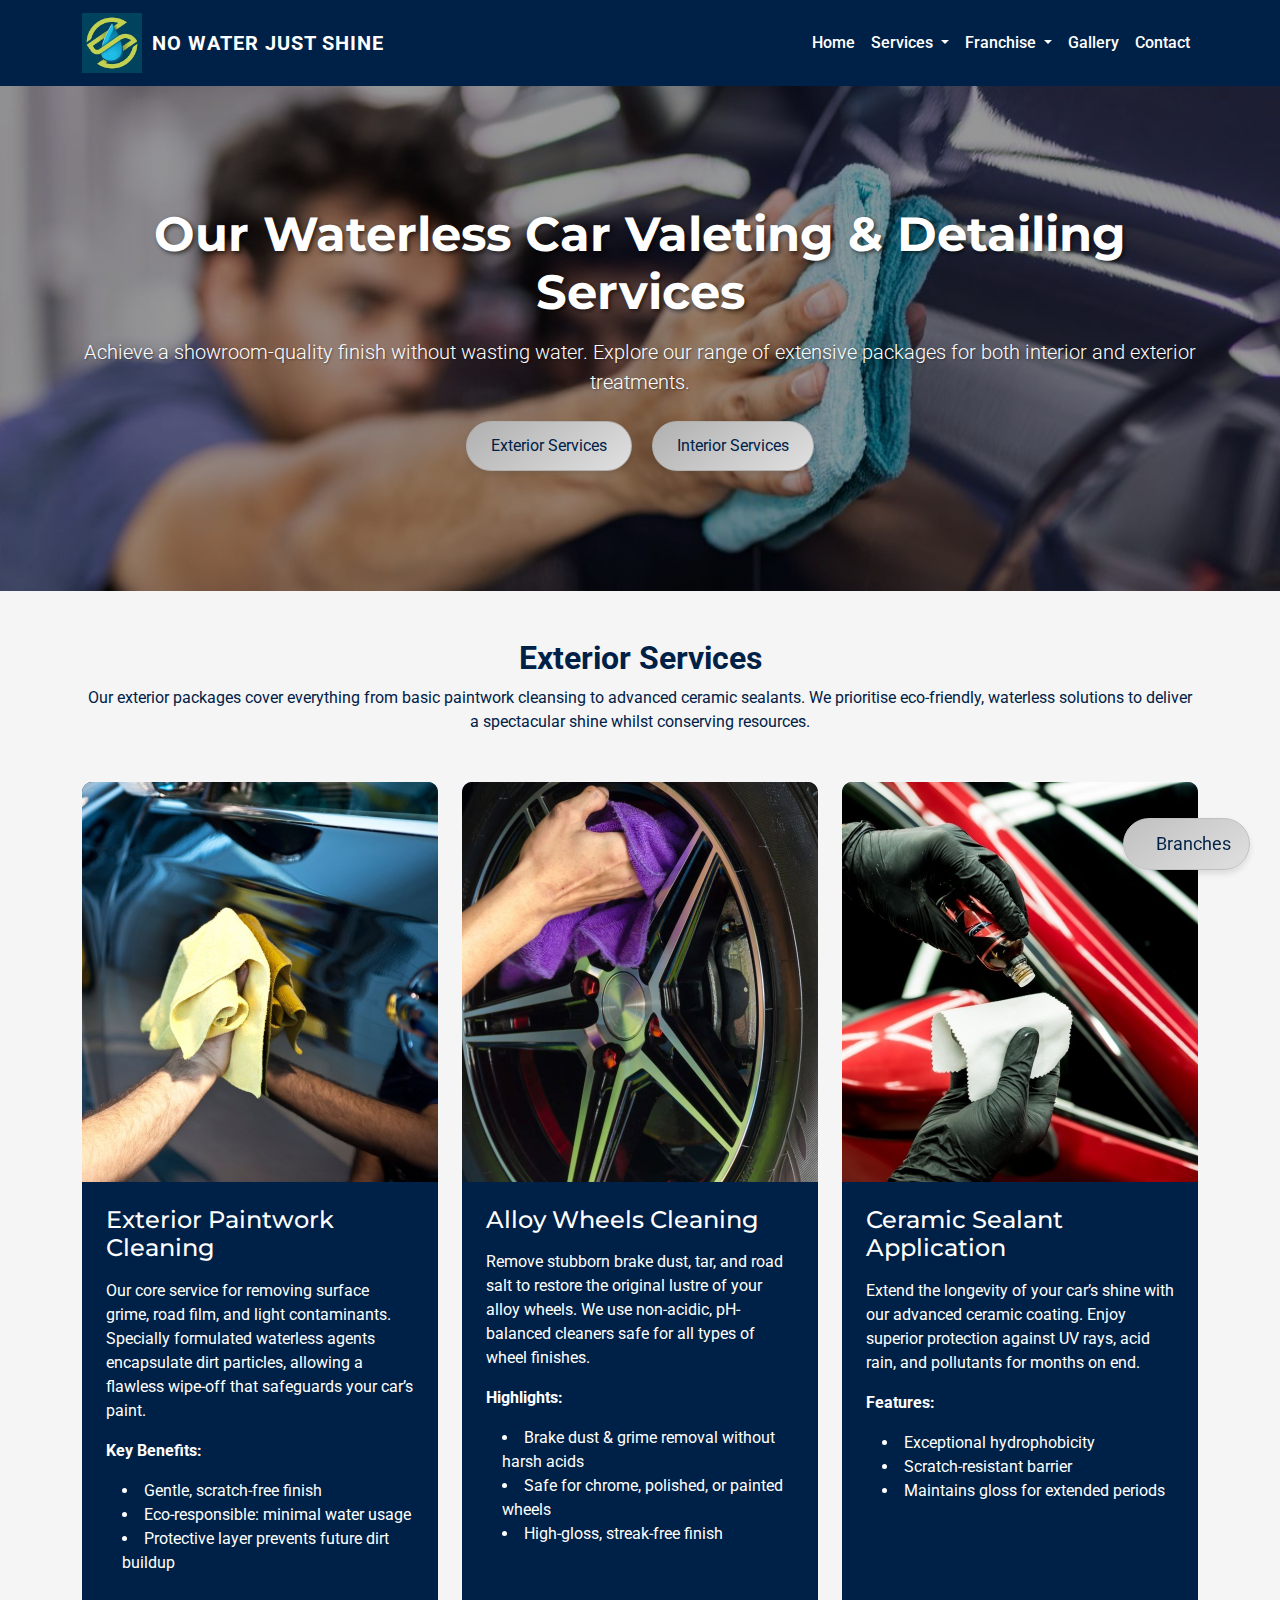
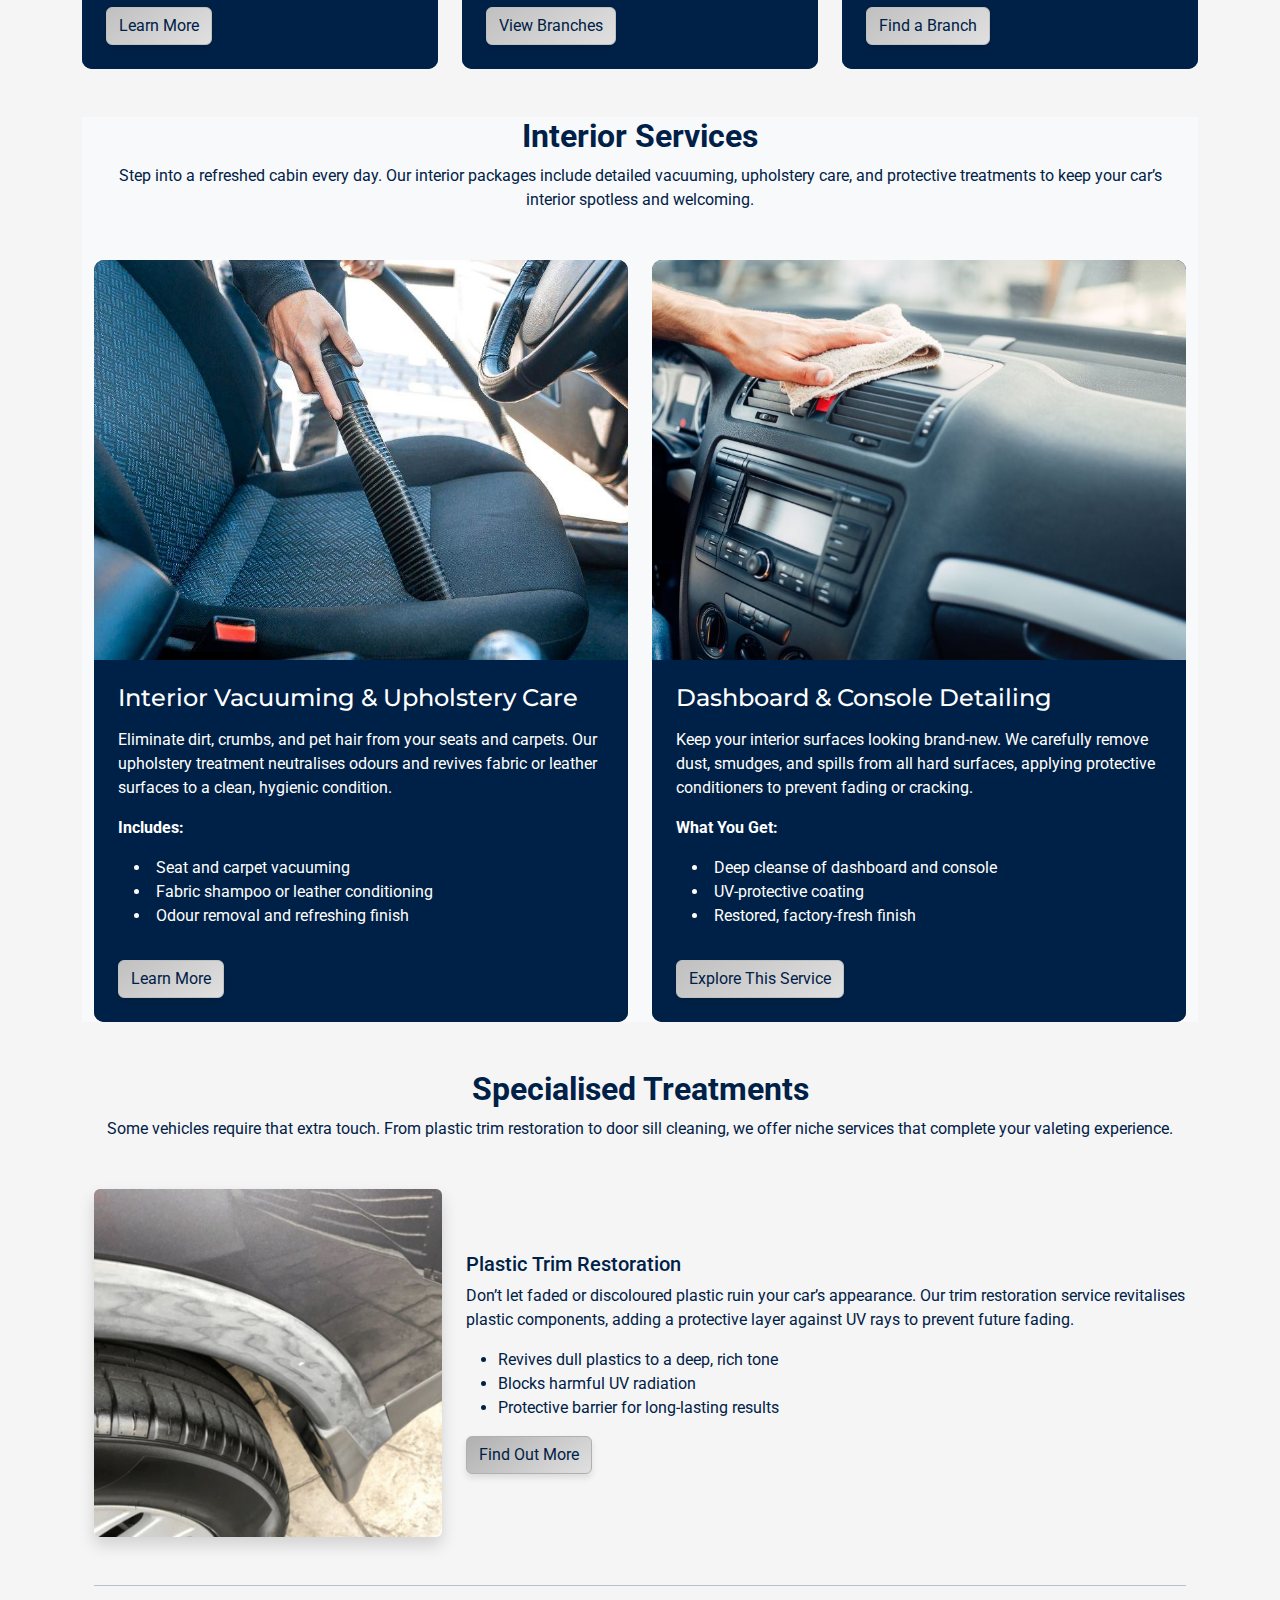
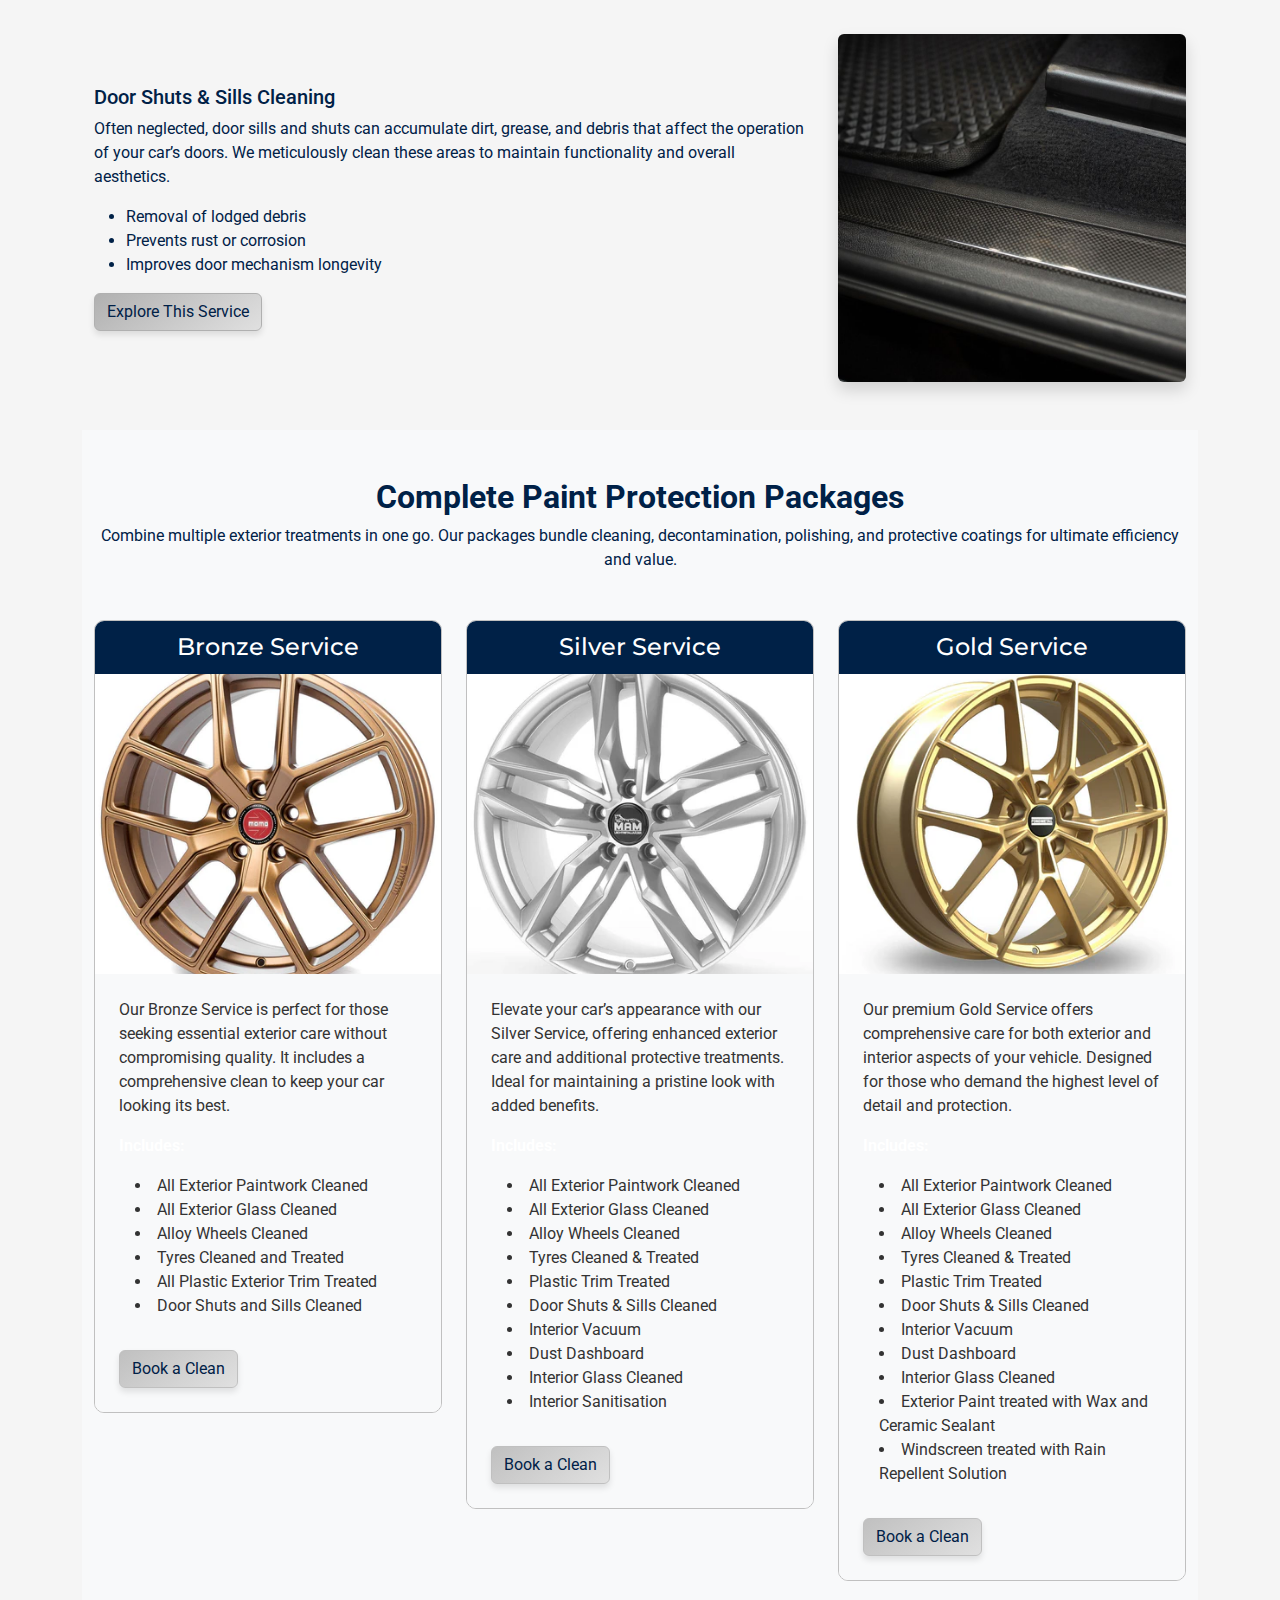
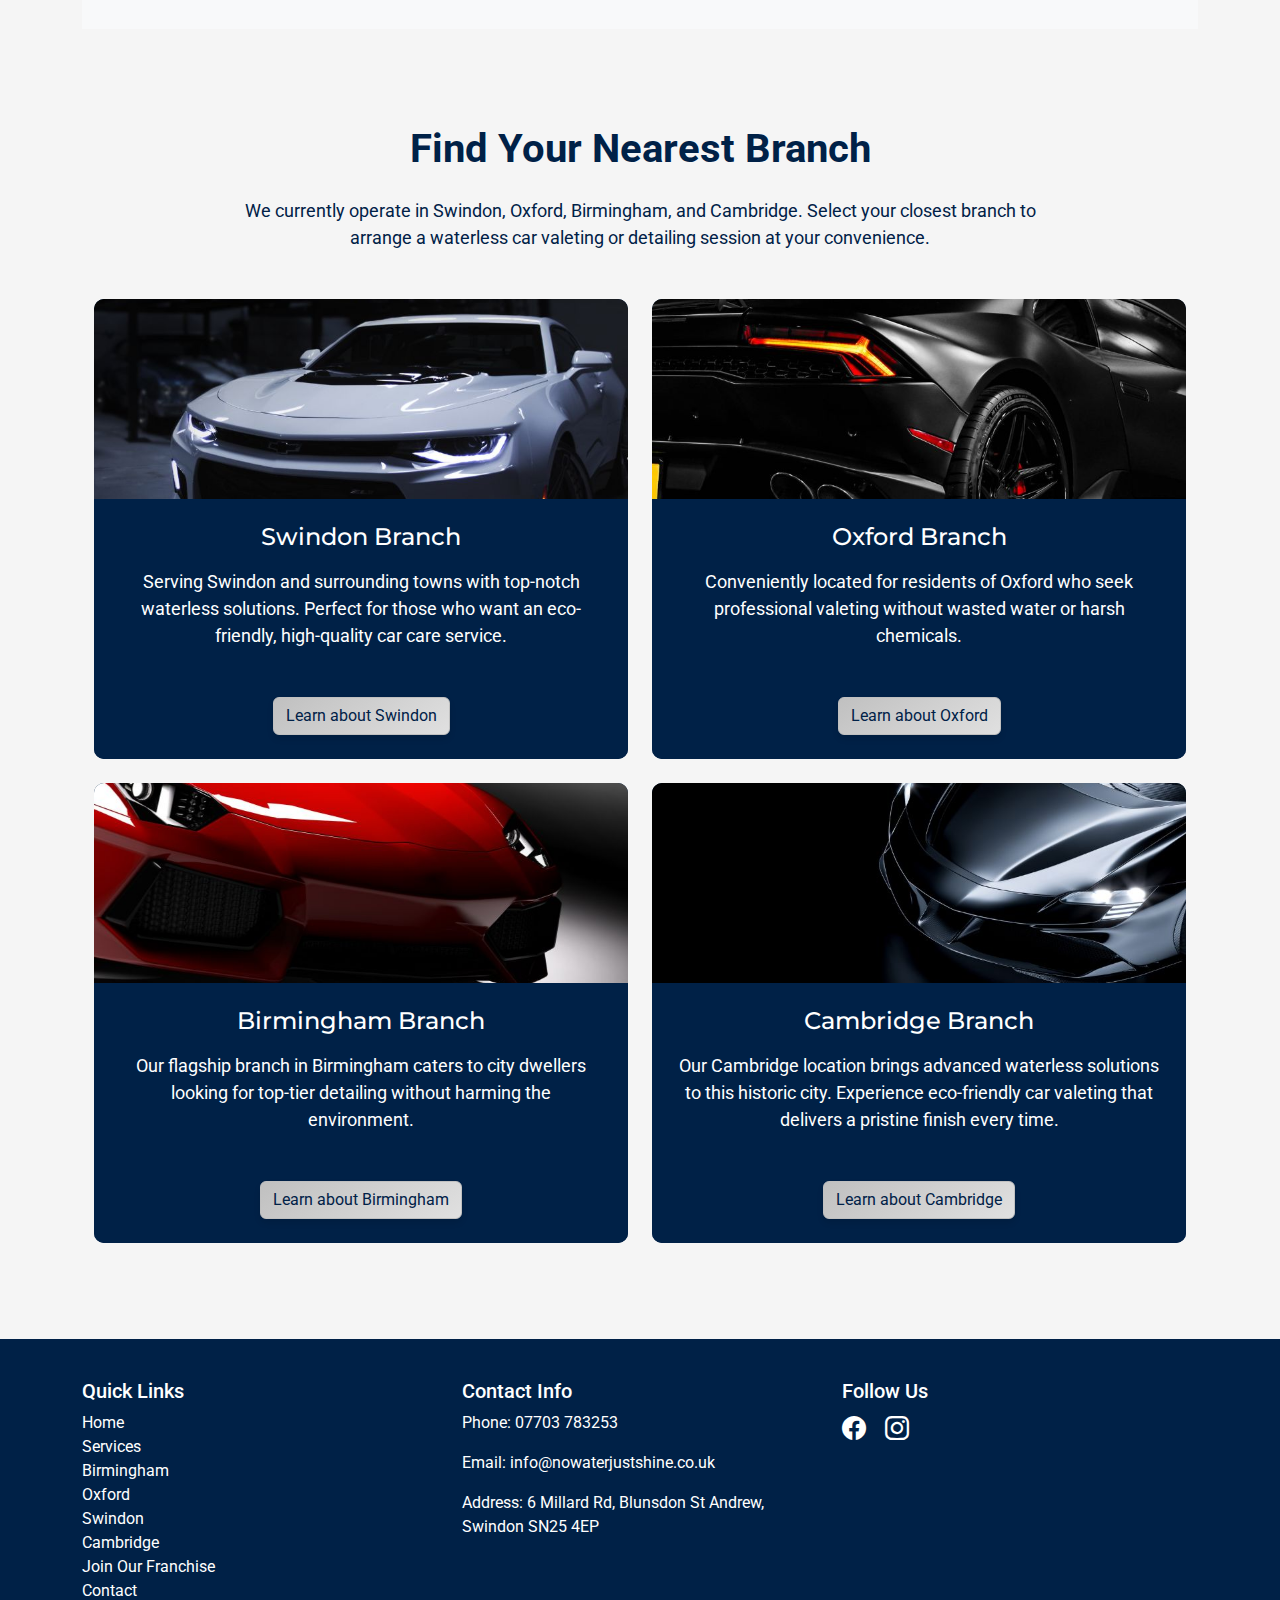
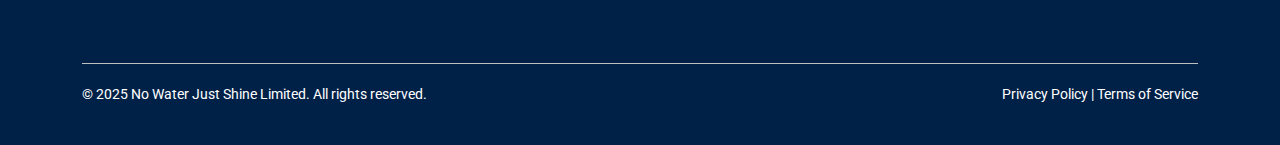
<file: services.html>
<!DOCTYPE html>
<html lang="en">
<head>
  <!-- Meta Tags for SEO and Responsiveness -->
  <meta charset="UTF-8">
  <meta name="description" content="Explore our comprehensive waterless car valeting and detailing services. No Water Just Shine Limited provides eco-friendly, high-quality solutions in Swindon, Oxford, Birmingham, and Cambridge.">
  <meta name="keywords" content="waterless car wash, car valeting, car detailing, mobile car wash, eco-friendly, best car cleaning, ceramic sealant, professional car detailers">
  <meta name="viewport" content="width=device-width, initial-scale=1.0">
  <title>No Water Just Shine Limited | Our Services</title>

  <!-- Open Graph Meta Tags for Social Media Sharing -->
  <meta property="og:title" content="No Water Just Shine Limited | Our Services">
  <meta property="og:description" content="Discover a wide range of premium waterless car valeting and detailing services tailored to every vehicle's needs.">
  <meta property="og:image" content="images/og-services.jpg">
  <meta property="og:url" content="https://www.nowaterjustshine.co.uk/services.html">
  <meta property="og:type" content="website">

  <!-- Favicon -->
  <link rel="icon" href="images/no-water-just-shine-logo.jpg" type="image/x-icon">

  <!-- Google Fonts -->
  <link
      href="https://fonts.googleapis.com/css2?family=Roboto:wght@400;700&family=Montserrat:wght@600&display=swap"
      rel="stylesheet"
  >

  <!-- Bootstrap CSS -->
  <link
      href="https://cdn.jsdelivr.net/npm/bootstrap@5.3.0/dist/css/bootstrap.min.css"
      rel="stylesheet"
  >

  <link
  href="https://cdn.jsdelivr.net/npm/bootstrap-icons@1.10.5/font/bootstrap-icons.css"
  rel="stylesheet"
>

  <!-- Global Styles -->
  <link rel="stylesheet" href="styles.css">

  <!-- Page-Specific Stylesheet for Services Page -->
  <link rel="stylesheet" href="services.css">
</head>

<body>
<!-- ====================================
     HEADER & NAVBAR
===================================== -->
<header class="navbar-header">
  <nav class="navbar navbar-expand-lg">
    <div class="container">
      <!-- Brand / Logo -->
      <a class="navbar-brand" href="index.html">
        <img
            src="images/no-water-just-shine-logo.jpg"
            alt="No Water Just Shine Limited Logo"
            width="60"
        >
        No Water Just Shine
      </a>

      <!-- Hamburger menu button (mobile) -->
      <button
          class="navbar-toggler"
          type="button"
          data-bs-toggle="collapse"
          data-bs-target="#navbarNavDropdown"
          aria-controls="navbarNavDropdown"
          aria-expanded="false"
          aria-label="Toggle navigation"
      >
        <i class="bi bi-list text-white" style="font-size: 1.5rem;"></i>
      </button>

      <!-- Nav Links -->
      <div class="collapse navbar-collapse" id="navbarNavDropdown">
        <ul class="navbar-nav ms-auto">
          <li class="nav-item">
            <a class="nav-link active" aria-current="page" href="index.html">
              Home
            </a>
          </li>

          <!-- Services Dropdown -->
          <li class="nav-item dropdown">
            <a
                class="nav-link dropdown-toggle"
                href="#"
                id="servicesDropdown"
                role="button"
                data-bs-toggle="dropdown"
                aria-expanded="false"
            >
              Services
            </a>
            <ul class="dropdown-menu" aria-labelledby="servicesDropdown">
              <li><a class="dropdown-item" href="services.html#service-1">Exterior Paintwork Cleaning</a></li>
              <li><a class="dropdown-item" href="services.html#service-2">Exterior Glass Cleaning</a></li>
              <li><a class="dropdown-item" href="services.html#service-4">Alloy Wheels Cleaning</a></li>
              <li><a class="dropdown-item" href="services.html#service-5">Tyre Cleaning &amp; Treatment</a></li>
              <li><a class="dropdown-item" href="services.html#service-6">Plastic Trim Treatment</a></li>
              <li><a class="dropdown-item" href="services.html#service-7">Door Shuts &amp; Sills Cleaning</a></li>
              <li><a class="dropdown-item" href="services.html#service-8">Interior Vacuuming</a></li>
              <li><a class="dropdown-item" href="services.html#service-9">Dashboard Dusting</a></li>
              <li><a class="dropdown-item" href="services.html#service-0">Interior Glass Cleaning</a></li>
              <li><a class="dropdown-item" href="services.html#service-11">Console Wiping</a></li>
              <li><a class="dropdown-item" href="services.html#service-12">Paint Treatment with Wax &amp; Ceramic Sealant</a></li>
              <li><hr class="dropdown-divider"></li>
              <li><a class="dropdown-item" href="services.html">View All Services</a></li>
            </ul>
          </li>

          <!-- Franchise Dropdown -->
          <li class="nav-item dropdown">
            <a
                class="nav-link dropdown-toggle"
                href="#"
                id="franchiseDropdown"
                role="button"
                data-bs-toggle="dropdown"
                aria-expanded="false"
            >
              Franchise
            </a>
            <ul class="dropdown-menu" aria-labelledby="franchiseDropdown">
              <li><a class="dropdown-item" href="swindon.html">Swindon</a></li>
              <li><a class="dropdown-item" href="oxford.html">Oxford</a></li>
              <li><a class="dropdown-item" href="birmingham.html">Birmingham</a></li>
              <li><a class="dropdown-item" href="cambridge.html">Cambridge</a></li>
              <li><hr class="dropdown-divider"></li>
              <li><a class="dropdown-item" href="franchise.html">Join Our Franchise</a></li>
            </ul>
          </li>

            <!-- Gallery Link -->
           <li class="nav-item">
              <a class="nav-link" href="gallery.html">Gallery</a>
           </li>

          <!-- Contact Link -->
          <li class="nav-item">
            <a class="nav-link" href="contact.html">
              Contact
            </a>
          </li>
        </ul>
      </div>
    </div>
  </nav>
</header>

<!-- ====================================
     HERO / INTRO SECTION
===================================== -->
<section id="services-hero" class="services-hero d-flex align-items-center">
  <div class="container position-relative">
    <div class="row">
      <div class="col-12 text-center">
        <h1 class="display-4 fw-bold mb-3">
          Our Waterless Car Valeting &amp; Detailing Services
        </h1>
        <p class="lead mb-4">
          Achieve a showroom-quality finish without wasting water. 
          Explore our range of extensive packages for both interior and exterior treatments.
        </p>
        <a href="#exterior-services" class="btn btn-primary me-3">Exterior Services</a>
        <a href="#interior-services" class="btn btn-outline-primary">Interior Services</a>
      </div>
    </div>
  </div>
</section>

<!-- MAIN CONTENT WRAPPER -->
<main id="services-content" class="py-5">
  <div class="container">

    <!-- ====================================
         EXTERIOR SERVICES
    ===================================== -->
    <section id="exterior-services" class="mb-5">
      <div class="text-center mb-5">
        <h2 class="fw-bold">Exterior Services</h2>
        <p>
          Our exterior packages cover everything from basic paintwork cleansing to 
          advanced ceramic sealants. We prioritise eco-friendly, waterless solutions 
          to deliver a spectacular shine whilst conserving resources.
        </p>
      </div>

      <div class="row g-4">
        <!-- Exterior Service 1 -->
        <div class="col-md-6 col-lg-4">
          <div class="card service-card ">
            <img
              src="images/Exterior-Paintwork-Cleaning.jpg"
              alt="Exterior Paintwork Cleaning"
              class="card-img-top"
            >
            <div class="card-body d-flex flex-column">
              <h5 class="card-title">Exterior Paintwork Cleaning</h5>
              <p class="card-text">
                Our core service for removing surface grime, road film, and light contaminants. 
                Specially formulated waterless agents encapsulate dirt particles, 
                allowing a flawless wipe-off that safeguards your car’s paint.
              </p>
              <p class="card-text">
                <strong>Key Benefits:</strong>
                <ul>
                  <li>Gentle, scratch-free finish</li>
                  <li>Eco-responsible: minimal water usage</li>
                  <li>Protective layer prevents future dirt buildup</li>
                </ul>
              </p>
              <div class="mt-auto">
                <a href="#packages" class="btn btn-outline-primary">Learn More</a>
              </div>
            </div>
          </div>
        </div>

        <!-- Exterior Service 2 -->
        <div class="col-md-6 col-lg-4">
          <div class="card service-card ">
            <img
              src="images/Alloy-Wheels-Cleaning.jpg"
              alt="Alloy Wheels Cleaning"
              class="card-img-top"
            >
            <div class="card-body d-flex flex-column">
              <h5 class="card-title">Alloy Wheels Cleaning</h5>
              <p class="card-text">
                Remove stubborn brake dust, tar, and road salt to restore the 
                original lustre of your alloy wheels. We use non-acidic, pH-balanced 
                cleaners safe for all types of wheel finishes.
              </p>
              <p class="card-text">
                <strong>Highlights:</strong>
                <ul>
                  <li>Brake dust &amp; grime removal without harsh acids</li>
                  <li>Safe for chrome, polished, or painted wheels</li>
                  <li>High-gloss, streak-free finish</li>
                </ul>
              </p>
              <div class="mt-auto">
                <a href="#packages" class="btn btn-outline-primary">View Branches</a>
              </div>
            </div>
          </div>
        </div>

        <!-- Exterior Service 3 -->
        <div class="col-md-6 col-lg-4">
          <div class="card service-card ">
            <img
              src="images/Ceramic-Sealant-Application-2.jpg"
              alt="Ceramic Sealant Application"
              class="card-img-top"
            >
            <div class="card-body d-flex flex-column">
              <h5 class="card-title">Ceramic Sealant Application</h5>
              <p class="card-text">
                Extend the longevity of your car’s shine with our advanced 
                ceramic coating. Enjoy superior protection against UV rays, 
                acid rain, and pollutants for months on end.
              </p>
              <p class="card-text">
                <strong>Features:</strong>
                <ul>
                  <li>Exceptional hydrophobicity</li>
                  <li>Scratch-resistant barrier</li>
                  <li>Maintains gloss for extended periods</li>
                </ul>
              </p>
              <div class="mt-auto">
                <a href="#packages" class="btn btn-outline-primary">Find a Branch</a>
              </div>
            </div>
          </div>
        </div>
      </div>
    </section>

    <!-- ====================================
         INTERIOR SERVICES
    ===================================== -->
    <section id="interior-services" class="mb-5 bg-light">
      <div class="container">
        <div class="text-center mb-5">
          <h2 class="fw-bold">Interior Services</h2>
          <p>
            Step into a refreshed cabin every day. Our interior packages include 
            detailed vacuuming, upholstery care, and protective treatments to keep 
            your car’s interior spotless and welcoming.
          </p>
        </div>

        <div class="row g-4">
          <!-- Interior Service 1 -->
          <div class="col-md-6">
            <div class="card service-card h-100">
              <img
                src="images/Interior-Vacuuming-Upholstery-Care.jpg"
                alt="Interior Vacuuming & Upholstery Care"
                class="card-img-top"
              >
              <div class="card-body d-flex flex-column">
                <h5 class="card-title">Interior Vacuuming &amp; Upholstery Care</h5>
                <p class="card-text">
                  Eliminate dirt, crumbs, and pet hair from your seats and carpets. 
                  Our upholstery treatment neutralises odours and revives fabric 
                  or leather surfaces to a clean, hygienic condition.
                </p>
                <p class="card-text">
                  <strong>Includes:</strong>
                  <ul>
                    <li>Seat and carpet vacuuming</li>
                    <li>Fabric shampoo or leather conditioning</li>
                    <li>Odour removal and refreshing finish</li>
                  </ul>
                </p>
                <div class="mt-auto">
                  <a href="#packages" class="btn btn-outline-primary">Learn More</a>
                </div>
              </div>
            </div>
          </div>

          <!-- Interior Service 2 -->
          <div class="col-md-6">
            <div class="card service-card h-100">
              <img
                src="images/Dashboard-Console-Detailing.jpg"
                alt="Dashboard & Console Detailing"
                class="card-img-top"
              >
              <div class="card-body d-flex flex-column">
                <h5 class="card-title">Dashboard &amp; Console Detailing</h5>
                <p class="card-text">
                  Keep your interior surfaces looking brand-new. We carefully 
                  remove dust, smudges, and spills from all hard surfaces, 
                  applying protective conditioners to prevent fading or cracking.
                </p>
                <p class="card-text">
                  <strong>What You Get:</strong>
                  <ul>
                    <li>Deep cleanse of dashboard and console</li>
                    <li>UV-protective coating</li>
                    <li>Restored, factory-fresh finish</li>
                  </ul>
                </p>
                <div class="mt-auto">
                  <a href="#packages" class="btn btn-outline-primary">Explore This Service</a>
                </div>
              </div>
            </div>
          </div>
        </div>
      </div>
    </section>

    <!-- ====================================
         SPECIALISED TREATMENTS
    ===================================== -->
    <section id="special-treatments" class="mb-5">
      <div class="container">
        <div class="text-center mb-5">
          <h2 class="fw-bold">Specialised Treatments</h2>
          <p>
            Some vehicles require that extra touch. From plastic trim restoration 
            to door sill cleaning, we offer niche services that complete your 
            valeting experience.
          </p>
        </div>

        <div class="row g-4 align-items-center">
          <!-- Plastic Trim Restoration -->
          <div class="col-md-4">
            <img
              src="images/Plastic-Trim-Restoration.jpg"
              alt="Plastic Trim Restoration"
              class="img-fluid rounded shadow"
            >
          </div>
          <div class="col-md-8">
            <h5>Plastic Trim Restoration</h5>
            <p>
              Don’t let faded or discoloured plastic ruin your car’s appearance. Our trim restoration 
              service revitalises plastic components, adding a protective layer against UV rays to 
              prevent future fading.
            </p>
            <ul>
              <li>Revives dull plastics to a deep, rich tone</li>
              <li>Blocks harmful UV radiation</li>
              <li>Protective barrier for long-lasting results</li>
            </ul>
            <a href="#packages" class="btn btn-outline-primary">Find Out More</a>
          </div>
        </div>

        <hr class="my-5">

        <div class="row g-4 align-items-center flex-row-reverse">
          <!-- Door Sills Cleaning -->
          <div class="col-md-4">
            <img
              src="images/Door-Sills-Cleaning.jpg"
              alt="Door Sills Cleaning"
              class="img-fluid rounded shadow"
            >
          </div>
          <div class="col-md-8">
            <h5>Door Shuts &amp; Sills Cleaning</h5>
            <p>
              Often neglected, door sills and shuts can accumulate dirt, grease, and debris 
              that affect the operation of your car’s doors. We meticulously clean these areas 
              to maintain functionality and overall aesthetics.
            </p>
            <ul>
              <li>Removal of lodged debris</li>
              <li>Prevents rust or corrosion</li>
              <li>Improves door mechanism longevity</li>
            </ul>
            <a href="#packages" class="btn btn-outline-primary">Explore This Service</a>
          </div>
        </div>
      </div>
    </section>

    <!-- ====================================
         PAINT PROTECTION PACKAGES
    ===================================== -->
<!-- ===================================== -->
<section id="packages" class="mb-5 bg-light py-5">
  <div class="container">
    <div class="text-center mb-5">
      <h2 class="fw-bold">Complete Paint Protection Packages</h2>
      <p>
        Combine multiple exterior treatments in one go. Our packages bundle cleaning, 
        decontamination, polishing, and protective coatings for ultimate efficiency and value.
      </p>
    </div>
    <div class="row g-4">
      <!-- Bronze Package -->
      <div class="col-md-6 col-lg-4">
        <div class="card package-card">
          <div class="card-header text-white branch-card">
            <h5 class="card-title mb-0">Bronze Service</h5>
          </div>
          <img
            src="images/bronze-package.webp"
            alt="Bronze Package"
            class="card-img-top"
          >
          <div class="card-body d-flex flex-column">
            <p>
              Our Bronze Service is perfect for those seeking essential exterior care 
              without compromising quality. It includes a comprehensive clean to keep 
              your car looking its best.
            </p>
            <p class="card-text">
              <strong>Includes:</strong>
              <ul>
                <li>All Exterior Paintwork Cleaned</li>
                <li>All Exterior Glass Cleaned</li>
                <li>Alloy Wheels Cleaned</li>
                <li>Tyres Cleaned and Treated</li>
                <li>All Plastic Exterior Trim Treated</li>
                <li>Door Shuts and Sills Cleaned</li>
              </ul>
            </p>
            <div class="mt-auto">
              <a href="#branches" class="btn btn-primary">Book a Clean</a>
            </div>
          </div>
        </div>
      </div>

      <!-- Silver Package -->
      <div class="col-md-6 col-lg-4">
        <div class="card package-card">
          <div class="card-header text-white branch-card">
            <h5 class="card-title mb-0">Silver Service</h5>
          </div>
          <img
            src="images/silver-package.webp"
            alt="Silver Package"
            class="card-img-top"
          >
          <div class="card-body d-flex flex-column">
            <p>
              Elevate your car’s appearance with our Silver Service, offering enhanced 
              exterior care and additional protective treatments. Ideal for maintaining 
              a pristine look with added benefits.
            </p>
            <p class="card-text">
              <strong>Includes:</strong>
              <ul>
                <li>All Exterior Paintwork Cleaned</li>
                <li>All Exterior Glass Cleaned</li>
                <li>Alloy Wheels Cleaned</li>
                <li>Tyres Cleaned &amp; Treated</li>
                <li>Plastic Trim Treated</li>
                <li>Door Shuts &amp; Sills Cleaned</li>
                <li>Interior Vacuum</li>
                <li>Dust Dashboard</li>
                <li>Interior Glass Cleaned</li>
                <li>Interior Sanitisation</li>
              </ul>
            </p>
            <div class="mt-auto">
              <a href="#branches" class="btn btn-primary">Book a Clean</a>
            </div>
          </div>
        </div>
      </div>

      <!-- Gold Package -->
      <div class="col-md-6 col-lg-4">
        <div class="card package-card">
          <div class="card-header text-white branch-card">
            <h5 class="card-title mb-0">Gold Service</h5>
          </div>
          <img
            src="images/gold-package.webp"
            alt="Gold Package"
            class="card-img-top"
          >
          <div class="card-body d-flex flex-column">
            <p>
              Our premium Gold Service offers comprehensive care for both 
              exterior and interior aspects of your vehicle. Designed for 
              those who demand the highest level of detail and protection.
            </p>
            <p class="card-text">
              <strong>Includes:</strong>
              <ul>
                <li>All Exterior Paintwork Cleaned</li>
                <li>All Exterior Glass Cleaned</li>
                <li>Alloy Wheels Cleaned</li>
                <li>Tyres Cleaned &amp; Treated</li>
                <li>Plastic Trim Treated</li>
                <li>Door Shuts &amp; Sills Cleaned</li>
                <li>Interior Vacuum</li>
                <li>Dust Dashboard</li>
                <li>Interior Glass Cleaned</li>
                <!-- Wipe down Console removed -->
                <li>Exterior Paint treated with Wax and Ceramic Sealant</li>
                <li>Windscreen treated with Rain Repellent Solution</li>
              </ul>
            </p>
            <div class="mt-auto">
              <a href="#branches" class="btn btn-primary">Book a Clean</a>
            </div>
          </div>
        </div>
      </div>
    </div>
  </div>
</section>


    <!-- ====================================
         BRANCHES SECTION
    ===================================== -->
    <section id="branches" class="py-5">
      <div class="container">
        <div class="text-center mb-5">
          <h2 class="fw-bold">Find Your Nearest Branch</h2>
          <p>
            We currently operate in Swindon, Oxford, Birmingham, and Cambridge. 
            Select your closest branch to arrange a waterless car valeting or 
            detailing session at your convenience.
          </p>
        </div>
        <div class="row g-4">
          <!-- Swindon Branch -->
          <div class="col-md-6">
            <div class="card branch-card ">
              <img
                src="images/swindon-branch-2.jpg"
                alt="Swindon Branch"
                class="card-img-top"
              >
              <div class="card-body d-flex flex-column">
                <h5 class="card-title text-center">Swindon Branch</h5>
                <p class="card-text">
                  Serving Swindon and surrounding towns with top-notch waterless solutions. 
                  Perfect for those who want an eco-friendly, high-quality car care service.
                </p>
                <div class="mt-auto d-flex justify-content-center align-items-center">
                  <a href="swindon.html" class="btn btn-primary">
                    Learn about Swindon
                  </a>
                </div>
              </div>
            </div>
          </div>

          <!-- Oxford Branch -->
          <div class="col-md-6">
            <div class="card branch-card ">
              <img
                src="images/oxford-branch-2.jpg"
                alt="Oxford Branch"
                class="card-img-top"
              >
              <div class="card-body d-flex flex-column">
                <h5 class="card-title text-center">Oxford Branch</h5>
                <p class="card-text">
                  Conveniently located for residents of Oxford who seek professional 
                  valeting without wasted water or harsh chemicals.
                </p>
                <div class="mt-auto d-flex justify-content-center align-items-center">
                  <a href="oxford.html" class="btn btn-primary">
                    Learn about Oxford
                  </a>
                </div>
              </div>
            </div>
          </div>

          <!-- Birmingham Branch -->
          <div class="col-md-6">
            <div class="card branch-card ">
              <img
                src="images/birmingham-branch-2.jpg"
                alt="Birmingham Branch"
                class="card-img-top"
              >
              <div class="card-body d-flex flex-column">
                <h5 class="card-title text-center">Birmingham Branch</h5>
                <p class="card-text">
                  Our flagship branch in Birmingham caters to city dwellers 
                  looking for top-tier detailing without harming the environment.
                </p>
                <div class="mt-auto d-flex justify-content-center align-items-center">
                  <a href="birmingham.html" class="btn btn-primary">
                    Learn about Birmingham
                  </a>
                </div>
              </div>
            </div>
          </div>

          <!-- Cambridge Branch (Newly Added) -->
          <div class="col-md-6">
            <div class="card branch-card ">
              <img
                src="images/cambridge-branch.jpg"
                alt="Cambridge Branch"
                class="card-img-top"
              >
              <div class="card-body d-flex flex-column">
                <h5 class="card-title text-center">Cambridge Branch</h5>
                <p class="card-text">
                  Our Cambridge location brings advanced waterless solutions to this historic city. 
                  Experience eco-friendly car valeting that delivers a pristine finish every time.
                </p>
                <div class="mt-auto d-flex justify-content-center align-items-center">
                  <a href="cambridge.html" class="btn btn-primary">
                    Learn about Cambridge
                  </a>
                </div>
              </div>
            </div>
          </div>
        </div><!-- row -->
      </div><!-- container -->
    </section>

  </div><!-- container end -->
</main>

<footer class="site-footer">
  <div class="container">
    <div class="row">
      <!-- Footer Column 1 -->
      <div class="col-md-4 mb-4">
        <h5>Quick Links</h5>
        <ul class="list-unstyled">
          <li><a href="#hero">Home</a></li>
          <li><a href="services.html">Services</a></li>
          <li><a href="birmingham.html">Birmingham</a></li>
          <li><a href="oxford.html">Oxford</a></li>
          <li><a href="swindon.html">Swindon</a></li>
          <li><a href="cambridge.html">Cambridge</a></li>
          <li><a href="franchise.html">Join Our Franchise</a></li>
          <li><a href="contact.html">Contact</a></li>
        </ul>
      </div>

      <!-- Footer Column 2 -->
      <div class="col-md-4 mb-4">
        <h5>Contact Info</h5>
        <p>
          Phone: <a href="tel:07703783253">07703 783253</a>
        </p>
        <p>
          Email: 
          <a href="mailto:info@nowaterjustshine.co.uk">
            info@nowaterjustshine.co.uk
          </a>
        </p>
        <p>
          Address: 6 Millard Rd, Blunsdon St Andrew, Swindon SN25 4EP
        </p>
      </div>

      <!-- Footer Column 3 (Social) -->
      <div class="col-md-4 mb-4">
        <h5>Follow Us</h5>
        <div class="social-icons">
          <a
              href="https://www.facebook.com/NoWaterJustShine/"
              target="_blank"
              aria-label="Facebook"
          >
            <i class="bi bi-facebook" style="font-size: 1.5rem;"></i>
          </a>
          <a
              href="https://www.instagram.com/nowaterjustshine"
              target="_blank"
              aria-label="Instagram"
          >
            <i class="bi bi-instagram" style="font-size: 1.5rem;"></i>
          </a>
        </div>
      </div>
    </div>

    <!-- Bottom Footer -->
    <div class="footer-bottom">
      <div>
        &copy; 2025 No Water Just Shine Limited. All rights reserved.
      </div>
      <div>
        <a href="privacy.html">Privacy Policy</a> |
        <a href="terms.html">Terms of Service</a>
      </div>
    </div>
  </div>
</footer>

<a
  href="#branches"
  class="floating-branches-btn"
  aria-label="View Branches"
>
  <i class="fa fa-map-marker-alt me-2"></i>
  Branches
</a>

<!-- Bootstrap JS (Bundle) -->
<script
    src="https://cdn.jsdelivr.net/npm/bootstrap@5.3.0/dist/js/bootstrap.bundle.min.js"
></script>

</body>
</html>
</file>
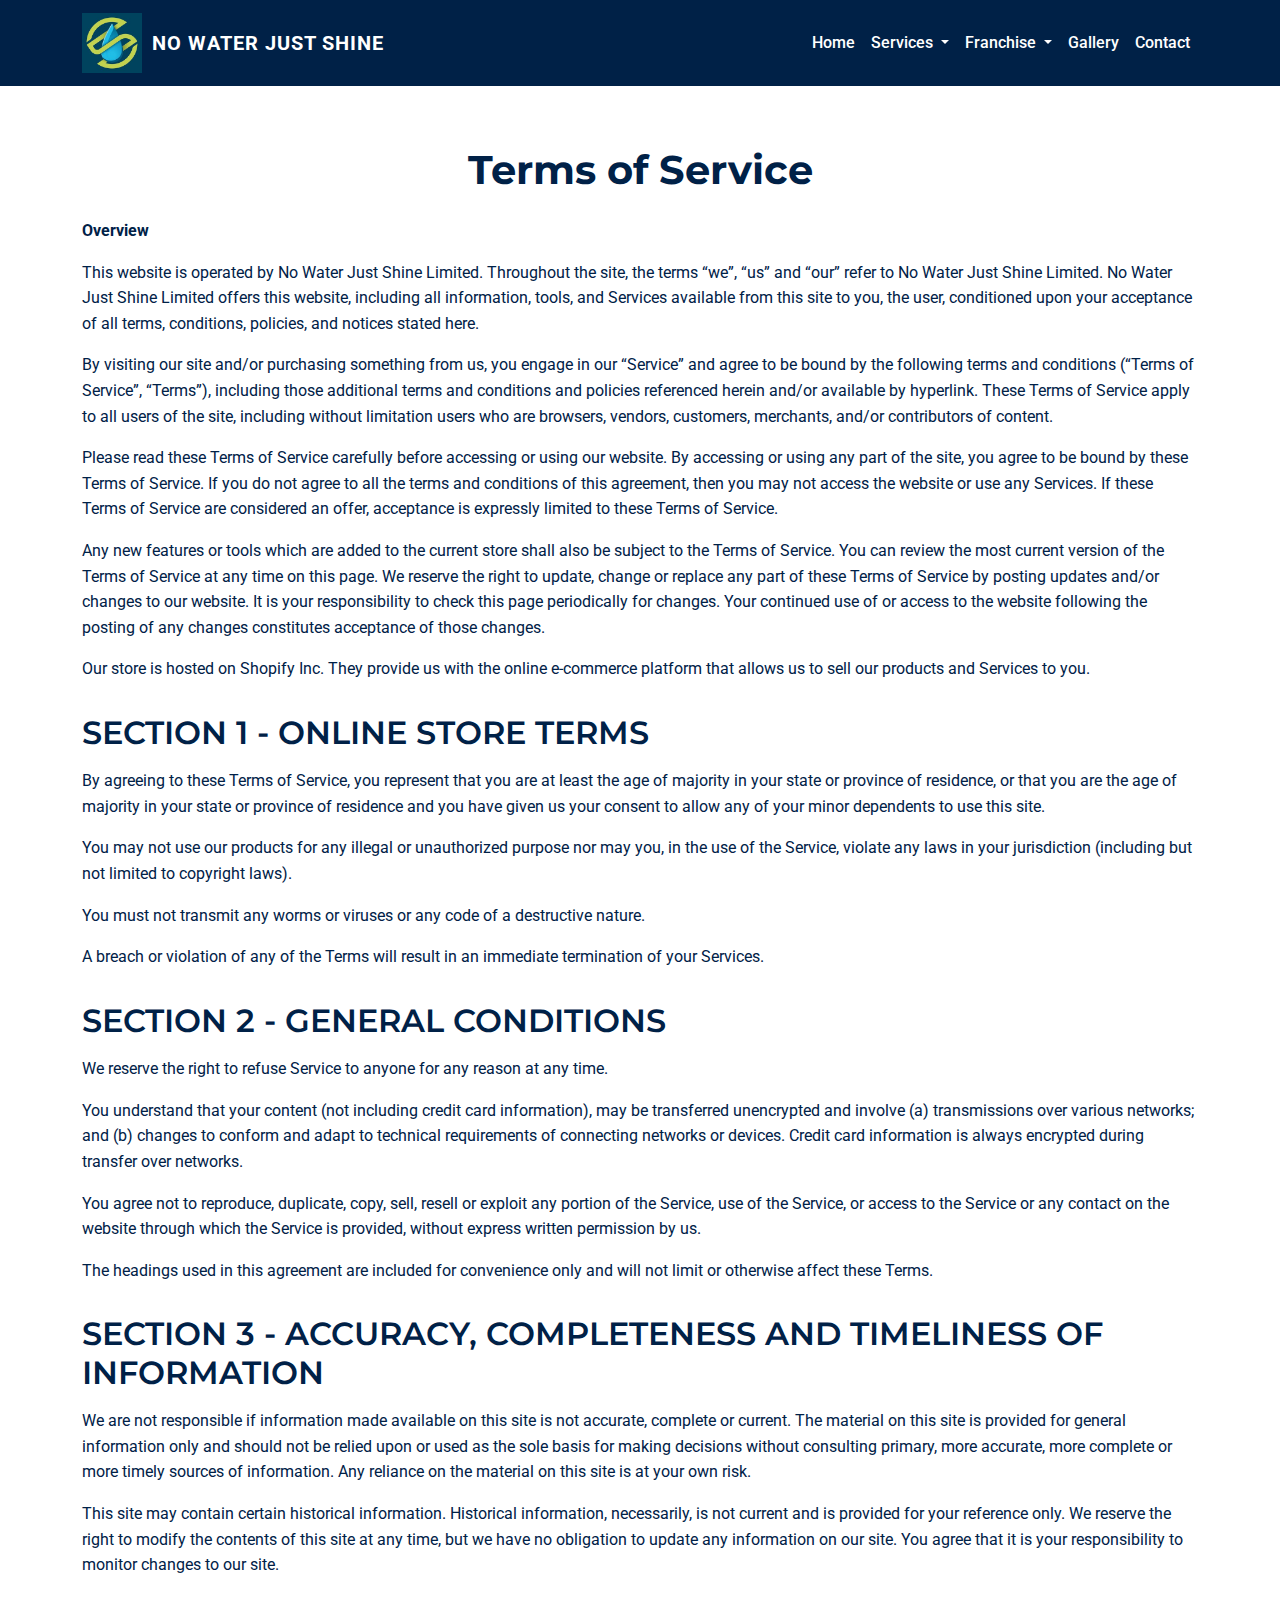
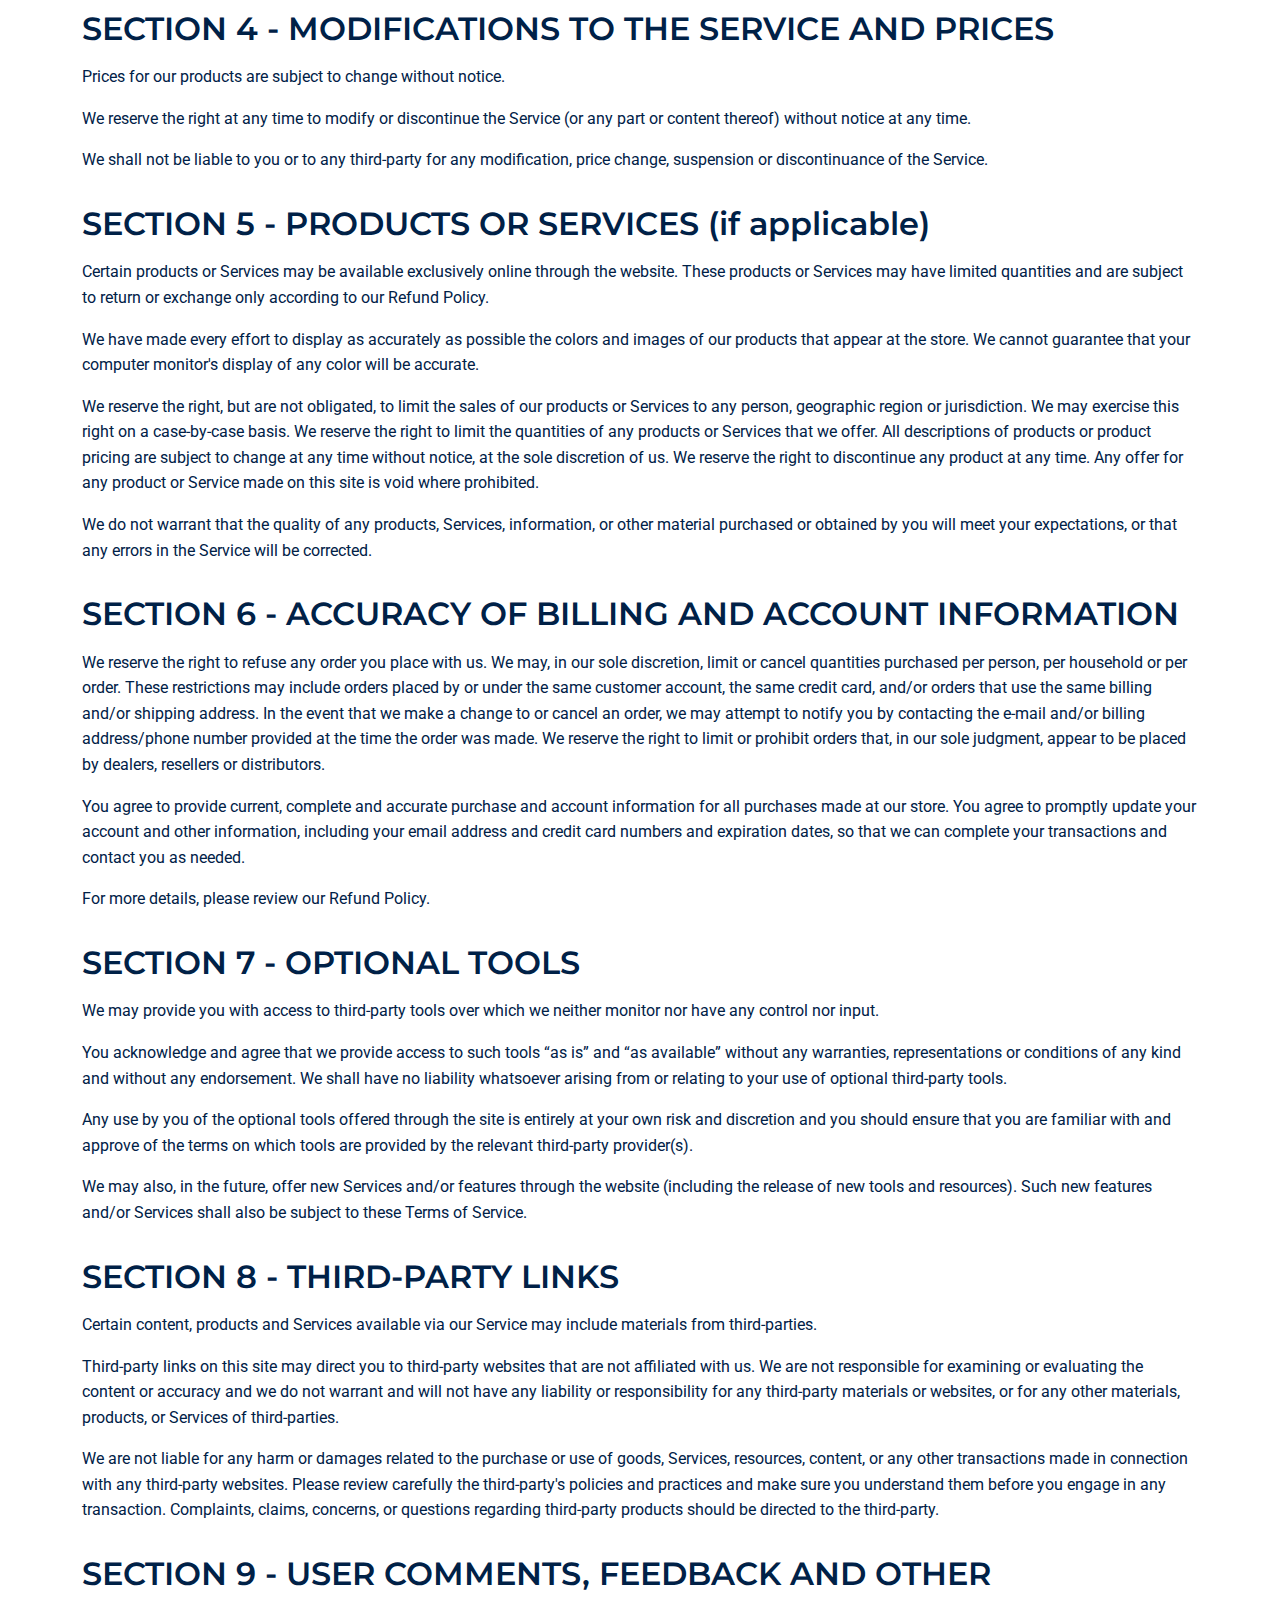
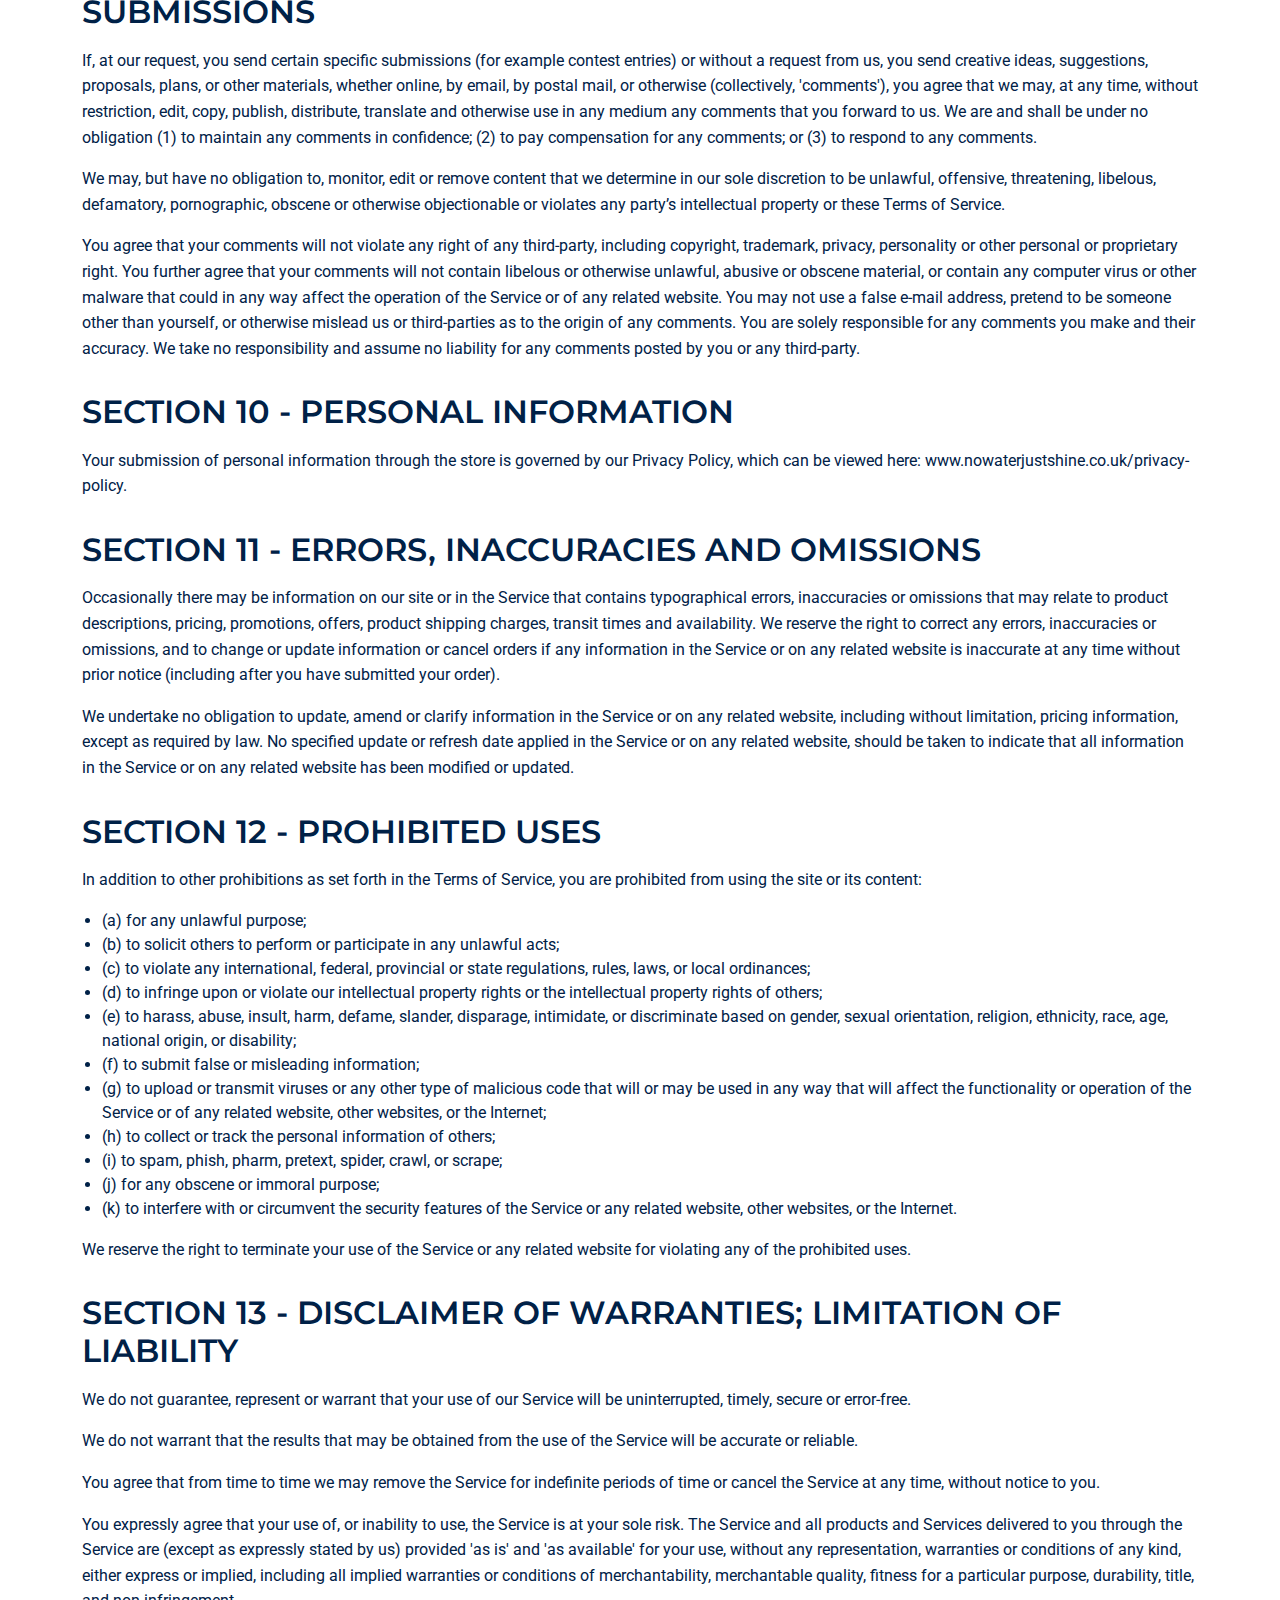
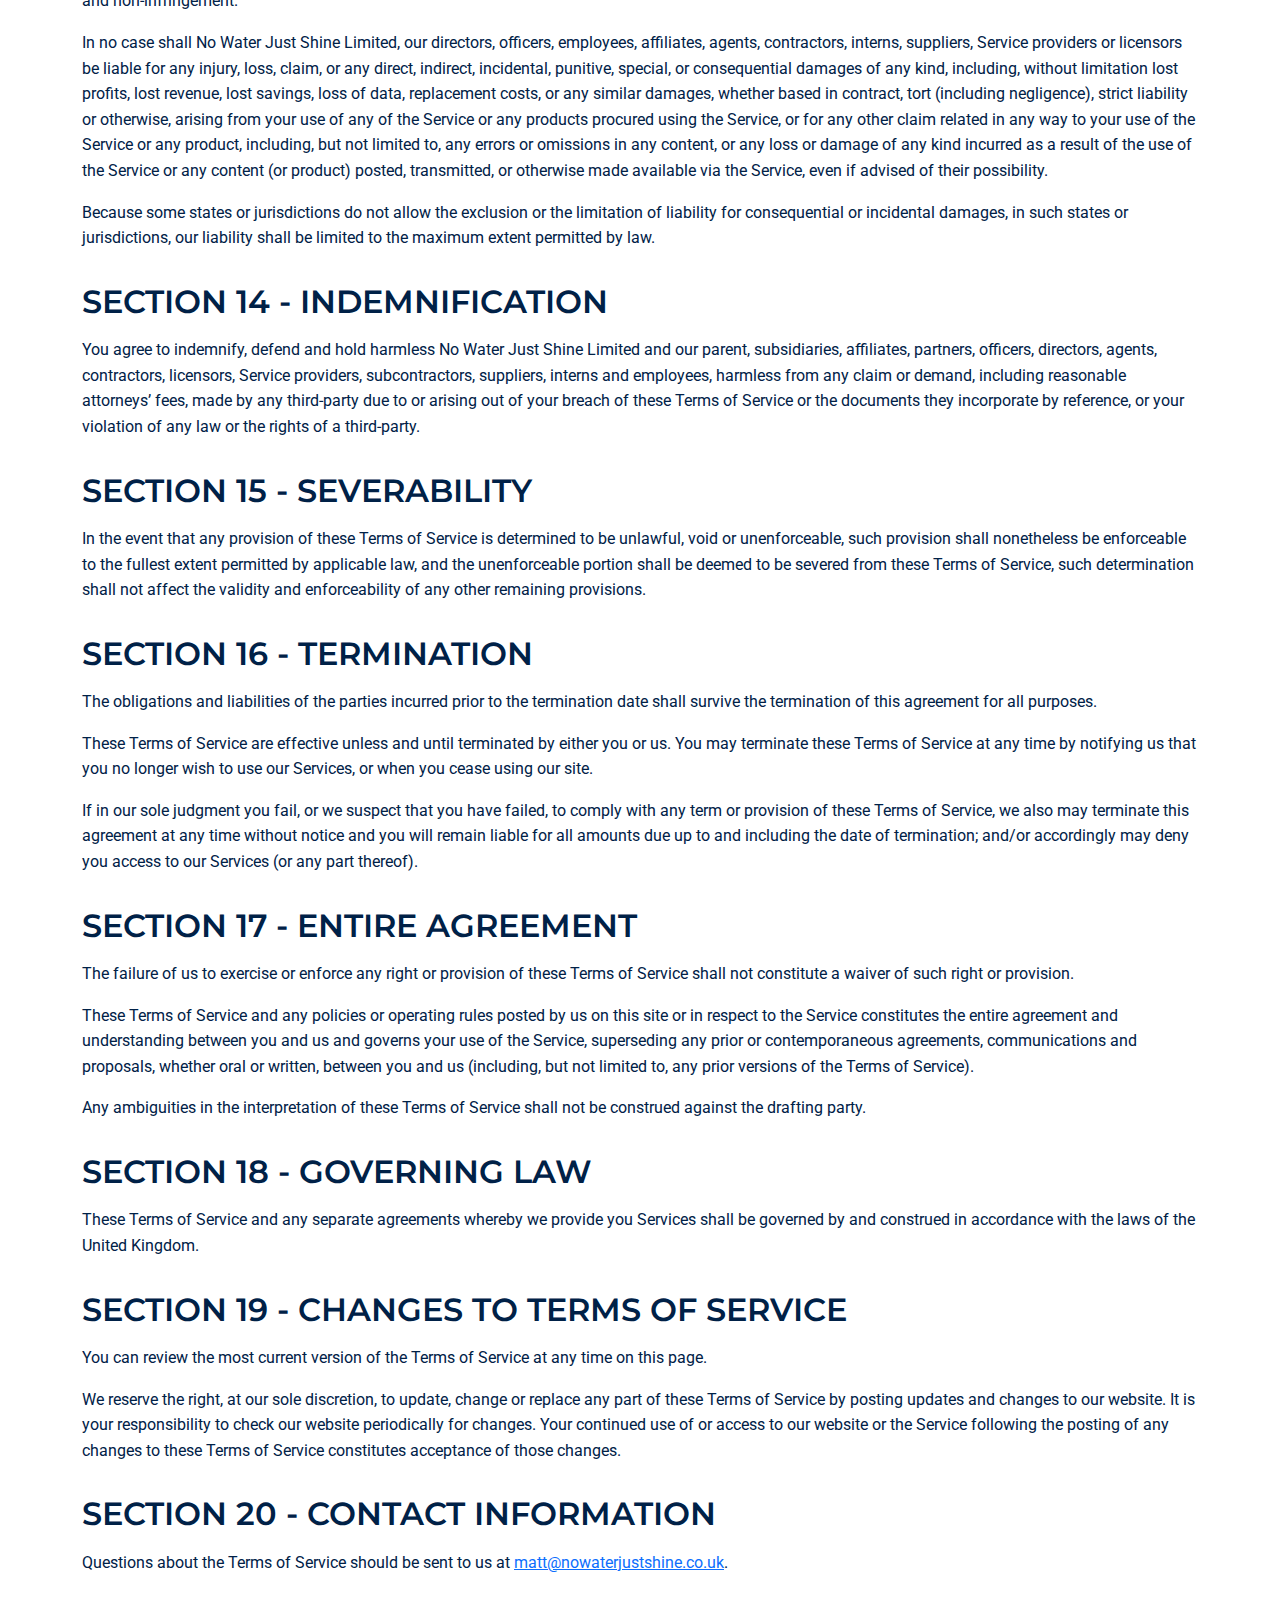
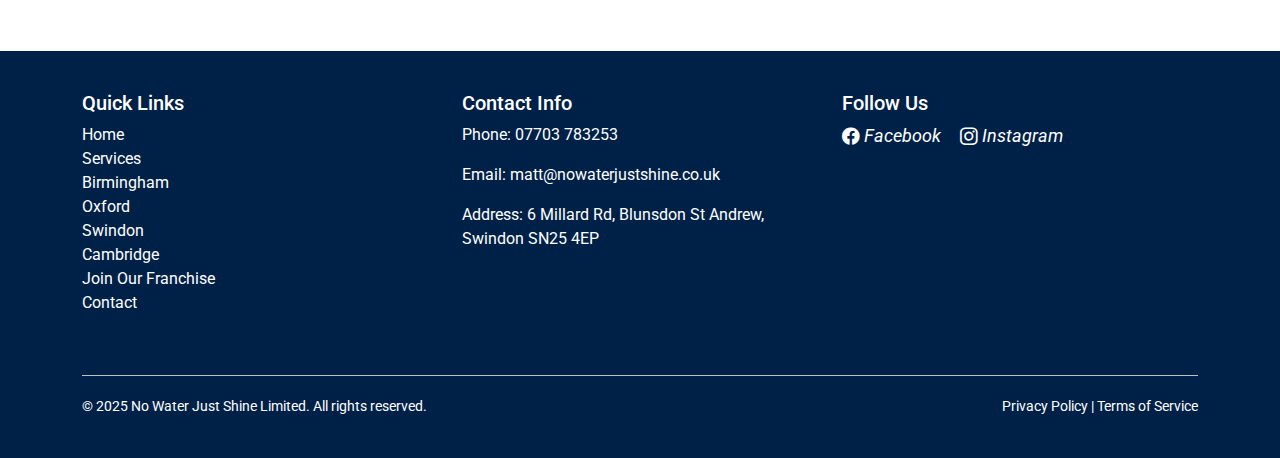
<file: terms.html>
<!DOCTYPE html>
<html lang="en-GB">
<head>
    <!-- Meta Tags for SEO and Responsiveness -->
    <meta charset="UTF-8">
    <meta name="viewport" content="width=device-width, initial-scale=1.0">
    <title>Terms of Service | No Water Just Shine</title>
    <meta name="description" content="Read the Terms of Service of No Water Just Shine Limited, outlining the rules and regulations for using our website and services.">
    
    <!-- Open Graph Meta Tags for Social Media Sharing -->
    <meta property="og:title" content="Terms of Service | No Water Just Shine">
    <meta property="og:description" content="Understand the Terms of Service for No Water Just Shine Limited to ensure a clear and transparent relationship.">
    <meta property="og:image" content="images/og-image-terms.jpg">
    <meta property="og:url" content="https://www.nowaterjustshine.co.uk/terms.html">
    <meta property="og:type" content="website">
    
    <!-- Favicon -->
    <link rel="icon" href="images/favicon.ico" type="image/x-icon">
    
    <!-- Google Fonts -->
    <link href="https://fonts.googleapis.com/css2?family=Roboto:wght@400;700&family=Montserrat:wght@600&display=swap" rel="stylesheet">
    
    <!-- Bootstrap CSS -->
    <link href="https://cdn.jsdelivr.net/npm/bootstrap@5.3.0/dist/css/bootstrap.min.css" rel="stylesheet">
    
    <!-- Bootstrap Icons -->
    <link href="https://cdn.jsdelivr.net/npm/bootstrap-icons@1.10.5/font/bootstrap-icons.css" rel="stylesheet">
    
    <!-- Main Styles -->
    <link rel="stylesheet" href="styles.css">
    
    <!-- Optional: Additional Terms of Service Specific Styles -->
    <style>
        /* Terms of Service Specific Styles */
        .terms-section {
            padding: 60px 0;
            background-color: var(--white);
            color: var(--dark-royal-blue);
        }
        .terms-section h1 {
            font-size: 2.5rem;
            margin-bottom: 1.5rem;
            text-align: center;
            font-family: 'Montserrat', sans-serif;
            font-weight: 700;
        }
        .terms-section h2 {
            font-size: 2rem;
            margin-top: 2rem;
            margin-bottom: 1rem;
            font-family: 'Montserrat', sans-serif;
            font-weight: 600;
            color: var(--dark-royal-blue);
        }
        .terms-section h3 {
            font-size: 1.75rem;
            margin-top: 1.5rem;
            margin-bottom: 1rem;
            font-family: 'Montserrat', sans-serif;
            font-weight: 600;
            color: var(--dark-royal-blue);
        }
        .terms-section p {
            font-size: 1rem;
            line-height: 1.6;
            margin-bottom: 1rem;
        }
        .terms-section ul {
            list-style-type: disc;
            padding-left: 20px;
            margin-bottom: 1rem;
        }
        .terms-section ol {
            list-style-type: decimal;
            padding-left: 20px;
            margin-bottom: 1rem;
        }
        .terms-section table {
            width: 100%;
            border-collapse: collapse;
            margin-bottom: 1rem;
        }
        .terms-section table, .terms-section th, .terms-section td {
            border: 1px solid #ddd;
        }
        .terms-section th, .terms-section td {
            padding: 8px;
            text-align: left;
        }
        .terms-section th {
            background-color: var(--light-gray);
            font-weight: 600;
        }
        @media (max-width: 768px) {
            .terms-section h1 {
                font-size: 2rem;
            }
            .terms-section h2 {
                font-size: 1.75rem;
            }
            .terms-section h3 {
                font-size: 1.5rem;
            }
        }
    </style>
</head>

<body>

    <!-- ====================================
         HEADER & NAVBAR (Same as Home)
    ===================================== -->
    <header class="navbar-header">
        <!-- Remove "navbar-light bg-light" so our dark background from styles.css applies -->
        <nav class="navbar navbar-expand-lg">
            <div class="container">
                <!-- Brand / Logo -->
                <a class="navbar-brand" href="index.html">
                    <img
                        src="images/no-water-just-shine-logo.jpg"
                        alt="No Water Just Shine Limited Logo"
                        width="60"
                    >
                    No Water Just Shine
                </a>

                <!-- Hamburger menu button (mobile) -->
                <button
                    class="navbar-toggler"
                    type="button"
                    data-bs-toggle="collapse"
                    data-bs-target="#navbarNavDropdown"
                    aria-controls="navbarNavDropdown"
                    aria-expanded="false"
                    aria-label="Toggle navigation"
                >
                    <!-- Make sure toggler icon is white so it's visible on dark nav -->
                    <i class="bi bi-list text-white" style="font-size: 1.5rem;"></i>
                </button>

                <!-- Nav Links -->
                <div class="collapse navbar-collapse" id="navbarNavDropdown">
                    <ul class="navbar-nav ms-auto">
                        <li class="nav-item">
                            <a class="nav-link active" aria-current="page" href="#hero">
                                Home
                            </a>
                        </li>

                        <!-- Services Dropdown -->
                        <li class="nav-item dropdown">
                            <a
                                class="nav-link dropdown-toggle"
                                href="#"
                                id="servicesDropdown"
                                role="button"
                                data-bs-toggle="dropdown"
                                aria-expanded="false"
                            >
                                Services
                            </a>
                            <ul class="dropdown-menu" aria-labelledby="servicesDropdown">
                                <li><a class="dropdown-item" href="services.html#service-1">Exterior Paintwork Cleaning</a></li>
                                <li><a class="dropdown-item" href="services.html#service-2">Exterior Glass Cleaning</a></li>
                                <li><a class="dropdown-item" href="services.html#service-4">Alloy Wheels Cleaning</a></li>
                                <li><a class="dropdown-item" href="services.html#service-5">Tyre Cleaning &amp; Treatment</a></li>
                                <li><a class="dropdown-item" href="services.html#service-6">Plastic Trim Treatment</a></li>
                                <li><a class="dropdown-item" href="services.html#service-7">Door Shuts &amp; Sills Cleaning</a></li>
                                <li><a class="dropdown-item" href="services.html#service-8">Interior Vacuuming</a></li>
                                <li><a class="dropdown-item" href="services.html#service-9">Dashboard Dusting</a></li>
                                <li><a class="dropdown-item" href="services.html#service-0">Interior Glass Cleaning</a></li>
                                <li><a class="dropdown-item" href="services.html#service-11">Console Wiping</a></li>
                                <li><a class="dropdown-item" href="services.html#service-12">Paint Treatment with Wax &amp; Ceramic Sealant</a></li>
                                <li><hr class="dropdown-divider"></li>
                                <li><a class="dropdown-item" href="services.html">View All Services</a></li>
                            </ul>
                        </li>

                        <!-- Franchise Dropdown -->
                        <li class="nav-item dropdown">
                            <a
                                class="nav-link dropdown-toggle"
                                href="#"
                                id="franchiseDropdown"
                                role="button"
                                data-bs-toggle="dropdown"
                                aria-expanded="false"
                            >
                                Franchise
                            </a>
                            <ul class="dropdown-menu" aria-labelledby="franchiseDropdown">
                                <li><a class="dropdown-item" href="swindon.html">Swindon</a></li>
                                <li><a class="dropdown-item" href="oxford.html">Oxford</a></li>
                                <li><a class="dropdown-item" href="birmingham.html">Birmingham</a></li>
                                <li><a class="dropdown-item" href="cambridge.html">Cambridge</a></li>
                                <li><hr class="dropdown-divider"></li>
                                <li><a class="dropdown-item" href="franchise.html">Start a Waterless Car Wash Business</a></li>
                            </ul>
                        </li>

                        <!-- Gallery Link -->
                        <li class="nav-item">
                            <a class="nav-link" href="gallery.html">Gallery</a>
                        </li>

                        <!-- Contact Link -->
                        <li class="nav-item">
                            <a class="nav-link" href="contact.html">
                                Contact
                            </a>
                        </li>
                        <!-- (Optional "Book Now" Button could go here) -->
                    </ul>
                </div>
            </div>
        </nav>
    </header>

    <!-- ====================================
         TERMS OF SERVICE SECTION
    ===================================== -->
    <section class="terms-section">
        <div class="container">
            <h1>Terms of Service</h1>
            <p><strong>Overview</strong></p>
            <p>This website is operated by No Water Just Shine Limited. Throughout the site, the terms “we”, “us” and “our” refer to No Water Just Shine Limited. No Water Just Shine Limited offers this website, including all information, tools, and Services available from this site to you, the user, conditioned upon your acceptance of all terms, conditions, policies, and notices stated here.</p>
            
            <p>By visiting our site and/or purchasing something from us, you engage in our “Service” and agree to be bound by the following terms and conditions (“Terms of Service”, “Terms”), including those additional terms and conditions and policies referenced herein and/or available by hyperlink. These Terms of Service apply to all users of the site, including without limitation users who are browsers, vendors, customers, merchants, and/or contributors of content.</p>
            
            <p>Please read these Terms of Service carefully before accessing or using our website. By accessing or using any part of the site, you agree to be bound by these Terms of Service. If you do not agree to all the terms and conditions of this agreement, then you may not access the website or use any Services. If these Terms of Service are considered an offer, acceptance is expressly limited to these Terms of Service.</p>
            
            <p>Any new features or tools which are added to the current store shall also be subject to the Terms of Service. You can review the most current version of the Terms of Service at any time on this page. We reserve the right to update, change or replace any part of these Terms of Service by posting updates and/or changes to our website. It is your responsibility to check this page periodically for changes. Your continued use of or access to the website following the posting of any changes constitutes acceptance of those changes.</p>
            
            <p>Our store is hosted on Shopify Inc. They provide us with the online e-commerce platform that allows us to sell our products and Services to you.</p>

            <h2>SECTION 1 - ONLINE STORE TERMS</h2>
            <p>By agreeing to these Terms of Service, you represent that you are at least the age of majority in your state or province of residence, or that you are the age of majority in your state or province of residence and you have given us your consent to allow any of your minor dependents to use this site.</p>
            <p>You may not use our products for any illegal or unauthorized purpose nor may you, in the use of the Service, violate any laws in your jurisdiction (including but not limited to copyright laws).</p>
            <p>You must not transmit any worms or viruses or any code of a destructive nature.</p>
            <p>A breach or violation of any of the Terms will result in an immediate termination of your Services.</p>

            <h2>SECTION 2 - GENERAL CONDITIONS</h2>
            <p>We reserve the right to refuse Service to anyone for any reason at any time.</p>
            <p>You understand that your content (not including credit card information), may be transferred unencrypted and involve (a) transmissions over various networks; and (b) changes to conform and adapt to technical requirements of connecting networks or devices. Credit card information is always encrypted during transfer over networks.</p>
            <p>You agree not to reproduce, duplicate, copy, sell, resell or exploit any portion of the Service, use of the Service, or access to the Service or any contact on the website through which the Service is provided, without express written permission by us.</p>
            <p>The headings used in this agreement are included for convenience only and will not limit or otherwise affect these Terms.</p>

            <h2>SECTION 3 - ACCURACY, COMPLETENESS AND TIMELINESS OF INFORMATION</h2>
            <p>We are not responsible if information made available on this site is not accurate, complete or current. The material on this site is provided for general information only and should not be relied upon or used as the sole basis for making decisions without consulting primary, more accurate, more complete or more timely sources of information. Any reliance on the material on this site is at your own risk.</p>
            <p>This site may contain certain historical information. Historical information, necessarily, is not current and is provided for your reference only. We reserve the right to modify the contents of this site at any time, but we have no obligation to update any information on our site. You agree that it is your responsibility to monitor changes to our site.</p>

            <h2>SECTION 4 - MODIFICATIONS TO THE SERVICE AND PRICES</h2>
            <p>Prices for our products are subject to change without notice.</p>
            <p>We reserve the right at any time to modify or discontinue the Service (or any part or content thereof) without notice at any time.</p>
            <p>We shall not be liable to you or to any third-party for any modification, price change, suspension or discontinuance of the Service.</p>

            <h2>SECTION 5 - PRODUCTS OR SERVICES (if applicable)</h2>
            <p>Certain products or Services may be available exclusively online through the website. These products or Services may have limited quantities and are subject to return or exchange only according to our Refund Policy.</p>
            <p>We have made every effort to display as accurately as possible the colors and images of our products that appear at the store. We cannot guarantee that your computer monitor's display of any color will be accurate.</p>
            <p>We reserve the right, but are not obligated, to limit the sales of our products or Services to any person, geographic region or jurisdiction. We may exercise this right on a case-by-case basis. We reserve the right to limit the quantities of any products or Services that we offer. All descriptions of products or product pricing are subject to change at any time without notice, at the sole discretion of us. We reserve the right to discontinue any product at any time. Any offer for any product or Service made on this site is void where prohibited.</p>
            <p>We do not warrant that the quality of any products, Services, information, or other material purchased or obtained by you will meet your expectations, or that any errors in the Service will be corrected.</p>

            <h2>SECTION 6 - ACCURACY OF BILLING AND ACCOUNT INFORMATION</h2>
            <p>We reserve the right to refuse any order you place with us. We may, in our sole discretion, limit or cancel quantities purchased per person, per household or per order. These restrictions may include orders placed by or under the same customer account, the same credit card, and/or orders that use the same billing and/or shipping address. In the event that we make a change to or cancel an order, we may attempt to notify you by contacting the e‑mail and/or billing address/phone number provided at the time the order was made. We reserve the right to limit or prohibit orders that, in our sole judgment, appear to be placed by dealers, resellers or distributors.</p>
            
            <p>You agree to provide current, complete and accurate purchase and account information for all purchases made at our store. You agree to promptly update your account and other information, including your email address and credit card numbers and expiration dates, so that we can complete your transactions and contact you as needed.</p>
            
            <p>For more details, please review our Refund Policy.</p>

            <h2>SECTION 7 - OPTIONAL TOOLS</h2>
            <p>We may provide you with access to third-party tools over which we neither monitor nor have any control nor input.</p>
            <p>You acknowledge and agree that we provide access to such tools “as is” and “as available” without any warranties, representations or conditions of any kind and without any endorsement. We shall have no liability whatsoever arising from or relating to your use of optional third-party tools.</p>
            <p>Any use by you of the optional tools offered through the site is entirely at your own risk and discretion and you should ensure that you are familiar with and approve of the terms on which tools are provided by the relevant third-party provider(s).</p>
            <p>We may also, in the future, offer new Services and/or features through the website (including the release of new tools and resources). Such new features and/or Services shall also be subject to these Terms of Service.</p>

            <h2>SECTION 8 - THIRD-PARTY LINKS</h2>
            <p>Certain content, products and Services available via our Service may include materials from third-parties.</p>
            <p>Third-party links on this site may direct you to third-party websites that are not affiliated with us. We are not responsible for examining or evaluating the content or accuracy and we do not warrant and will not have any liability or responsibility for any third-party materials or websites, or for any other materials, products, or Services of third-parties.</p>
            <p>We are not liable for any harm or damages related to the purchase or use of goods, Services, resources, content, or any other transactions made in connection with any third-party websites. Please review carefully the third-party's policies and practices and make sure you understand them before you engage in any transaction. Complaints, claims, concerns, or questions regarding third-party products should be directed to the third-party.</p>

            <h2>SECTION 9 - USER COMMENTS, FEEDBACK AND OTHER SUBMISSIONS</h2>
            <p>If, at our request, you send certain specific submissions (for example contest entries) or without a request from us, you send creative ideas, suggestions, proposals, plans, or other materials, whether online, by email, by postal mail, or otherwise (collectively, 'comments'), you agree that we may, at any time, without restriction, edit, copy, publish, distribute, translate and otherwise use in any medium any comments that you forward to us. We are and shall be under no obligation (1) to maintain any comments in confidence; (2) to pay compensation for any comments; or (3) to respond to any comments.</p>
            <p>We may, but have no obligation to, monitor, edit or remove content that we determine in our sole discretion to be unlawful, offensive, threatening, libelous, defamatory, pornographic, obscene or otherwise objectionable or violates any party’s intellectual property or these Terms of Service.</p>
            <p>You agree that your comments will not violate any right of any third-party, including copyright, trademark, privacy, personality or other personal or proprietary right. You further agree that your comments will not contain libelous or otherwise unlawful, abusive or obscene material, or contain any computer virus or other malware that could in any way affect the operation of the Service or of any related website. You may not use a false e‑mail address, pretend to be someone other than yourself, or otherwise mislead us or third-parties as to the origin of any comments. You are solely responsible for any comments you make and their accuracy. We take no responsibility and assume no liability for any comments posted by you or any third-party.</p>

            <h2>SECTION 10 - PERSONAL INFORMATION</h2>
            <p>Your submission of personal information through the store is governed by our Privacy Policy, which can be viewed here: www.nowaterjustshine.co.uk/privacy-policy.</p>

            <h2>SECTION 11 - ERRORS, INACCURACIES AND OMISSIONS</h2>
            <p>Occasionally there may be information on our site or in the Service that contains typographical errors, inaccuracies or omissions that may relate to product descriptions, pricing, promotions, offers, product shipping charges, transit times and availability. We reserve the right to correct any errors, inaccuracies or omissions, and to change or update information or cancel orders if any information in the Service or on any related website is inaccurate at any time without prior notice (including after you have submitted your order).</p>
            <p>We undertake no obligation to update, amend or clarify information in the Service or on any related website, including without limitation, pricing information, except as required by law. No specified update or refresh date applied in the Service or on any related website, should be taken to indicate that all information in the Service or on any related website has been modified or updated.</p>

            <h2>SECTION 12 - PROHIBITED USES</h2>
            <p>In addition to other prohibitions as set forth in the Terms of Service, you are prohibited from using the site or its content:</p>
            <ul>
                <li>(a) for any unlawful purpose;</li>
                <li>(b) to solicit others to perform or participate in any unlawful acts;</li>
                <li>(c) to violate any international, federal, provincial or state regulations, rules, laws, or local ordinances;</li>
                <li>(d) to infringe upon or violate our intellectual property rights or the intellectual property rights of others;</li>
                <li>(e) to harass, abuse, insult, harm, defame, slander, disparage, intimidate, or discriminate based on gender, sexual orientation, religion, ethnicity, race, age, national origin, or disability;</li>
                <li>(f) to submit false or misleading information;</li>
                <li>(g) to upload or transmit viruses or any other type of malicious code that will or may be used in any way that will affect the functionality or operation of the Service or of any related website, other websites, or the Internet;</li>
                <li>(h) to collect or track the personal information of others;</li>
                <li>(i) to spam, phish, pharm, pretext, spider, crawl, or scrape;</li>
                <li>(j) for any obscene or immoral purpose;</li>
                <li>(k) to interfere with or circumvent the security features of the Service or any related website, other websites, or the Internet.</li>
            </ul>
            <p>We reserve the right to terminate your use of the Service or any related website for violating any of the prohibited uses.</p>

            <h2>SECTION 13 - DISCLAIMER OF WARRANTIES; LIMITATION OF LIABILITY</h2>
            <p>We do not guarantee, represent or warrant that your use of our Service will be uninterrupted, timely, secure or error-free.</p>
            <p>We do not warrant that the results that may be obtained from the use of the Service will be accurate or reliable.</p>
            <p>You agree that from time to time we may remove the Service for indefinite periods of time or cancel the Service at any time, without notice to you.</p>
            <p>You expressly agree that your use of, or inability to use, the Service is at your sole risk. The Service and all products and Services delivered to you through the Service are (except as expressly stated by us) provided 'as is' and 'as available' for your use, without any representation, warranties or conditions of any kind, either express or implied, including all implied warranties or conditions of merchantability, merchantable quality, fitness for a particular purpose, durability, title, and non-infringement.</p>
            <p>In no case shall No Water Just Shine Limited, our directors, officers, employees, affiliates, agents, contractors, interns, suppliers, Service providers or licensors be liable for any injury, loss, claim, or any direct, indirect, incidental, punitive, special, or consequential damages of any kind, including, without limitation lost profits, lost revenue, lost savings, loss of data, replacement costs, or any similar damages, whether based in contract, tort (including negligence), strict liability or otherwise, arising from your use of any of the Service or any products procured using the Service, or for any other claim related in any way to your use of the Service or any product, including, but not limited to, any errors or omissions in any content, or any loss or damage of any kind incurred as a result of the use of the Service or any content (or product) posted, transmitted, or otherwise made available via the Service, even if advised of their possibility.</p>
            <p>Because some states or jurisdictions do not allow the exclusion or the limitation of liability for consequential or incidental damages, in such states or jurisdictions, our liability shall be limited to the maximum extent permitted by law.</p>

            <h2>SECTION 14 - INDEMNIFICATION</h2>
            <p>You agree to indemnify, defend and hold harmless No Water Just Shine Limited and our parent, subsidiaries, affiliates, partners, officers, directors, agents, contractors, licensors, Service providers, subcontractors, suppliers, interns and employees, harmless from any claim or demand, including reasonable attorneys’ fees, made by any third-party due to or arising out of your breach of these Terms of Service or the documents they incorporate by reference, or your violation of any law or the rights of a third-party.</p>

            <h2>SECTION 15 - SEVERABILITY</h2>
            <p>In the event that any provision of these Terms of Service is determined to be unlawful, void or unenforceable, such provision shall nonetheless be enforceable to the fullest extent permitted by applicable law, and the unenforceable portion shall be deemed to be severed from these Terms of Service, such determination shall not affect the validity and enforceability of any other remaining provisions.</p>

            <h2>SECTION 16 - TERMINATION</h2>
            <p>The obligations and liabilities of the parties incurred prior to the termination date shall survive the termination of this agreement for all purposes.</p>
            <p>These Terms of Service are effective unless and until terminated by either you or us. You may terminate these Terms of Service at any time by notifying us that you no longer wish to use our Services, or when you cease using our site.</p>
            <p>If in our sole judgment you fail, or we suspect that you have failed, to comply with any term or provision of these Terms of Service, we also may terminate this agreement at any time without notice and you will remain liable for all amounts due up to and including the date of termination; and/or accordingly may deny you access to our Services (or any part thereof).</p>

            <h2>SECTION 17 - ENTIRE AGREEMENT</h2>
            <p>The failure of us to exercise or enforce any right or provision of these Terms of Service shall not constitute a waiver of such right or provision.</p>
            <p>These Terms of Service and any policies or operating rules posted by us on this site or in respect to the Service constitutes the entire agreement and understanding between you and us and governs your use of the Service, superseding any prior or contemporaneous agreements, communications and proposals, whether oral or written, between you and us (including, but not limited to, any prior versions of the Terms of Service).</p>
            <p>Any ambiguities in the interpretation of these Terms of Service shall not be construed against the drafting party.</p>

            <h2>SECTION 18 - GOVERNING LAW</h2>
            <p>These Terms of Service and any separate agreements whereby we provide you Services shall be governed by and construed in accordance with the laws of the United Kingdom.</p>

            <h2>SECTION 19 - CHANGES TO TERMS OF SERVICE</h2>
            <p>You can review the most current version of the Terms of Service at any time on this page.</p>
            <p>We reserve the right, at our sole discretion, to update, change or replace any part of these Terms of Service by posting updates and changes to our website. It is your responsibility to check our website periodically for changes. Your continued use of or access to our website or the Service following the posting of any changes to these Terms of Service constitutes acceptance of those changes.</p>

            <h2>SECTION 20 - CONTACT INFORMATION</h2>
            <p>Questions about the Terms of Service should be sent to us at <a href="mailto:matt@nowaterjustshine.co.uk">matt@nowaterjustshine.co.uk</a>.</p>
        </div>
    </section>

    <!-- ====================================
         FOOTER (Same as Home)
    ===================================== -->
    <footer class="site-footer">
        <div class="container">
            <div class="row">
                <!-- Footer Column 1 -->
                <div class="col-md-4 mb-4">
                    <h5>Quick Links</h5>
                    <ul class="list-unstyled">
                        <li><a href="#hero">Home</a></li>
                        <li><a href="services.html">Services</a></li>
                        <li><a href="birmingham.html">Birmingham</a></li>
                        <li><a href="oxford.html">Oxford</a></li>
                        <li><a href="swindon.html">Swindon</a></li>
                        <li><a href="cambridge.html">Cambridge</a></li>
                        <li><a href="franchise.html">Join Our Franchise</a></li>
                        <li><a href="contact.html">Contact</a></li>
                    </ul>
                </div>

                <!-- Footer Column 2 -->
                <div class="col-md-4 mb-4">
                    <h5>Contact Info</h5>
                    <p>
                        Phone: <a href="tel:07703783253">07703 783253</a>
                    </p>
                    <p>
                        Email: <a href="mailto:matt@nowaterjustshine.co.uk">matt@nowaterjustshine.co.uk</a>
                    </p>
                    <p>
                        Address: 6 Millard Rd, Blunsdon St Andrew, Swindon SN25 4EP
                    </p>
                </div>

                <!-- Footer Column 3 (Social) -->
                <div class="col-md-4 mb-4">
                    <h5>Follow Us</h5>
                    <div class="social-icons">
                        <a
                            href="https://www.facebook.com/NoWaterJustShine/"
                            target="_blank"
                            aria-label="Facebook"
                        >
                            <i class="bi bi-facebook text-white" style="font-size: 1.1rem;"> Facebook </i>
                        </a>
                        <a
                            href="https://www.instagram.com/nowaterjustshine"
                            target="_blank"
                            aria-label="Instagram"
                        >
                            <i class="bi bi-instagram" style="font-size: 1.1rem;"> Instagram</i>
                        </a>
                    </div>
                </div>
            </div>

            <!-- Bottom Footer -->
            <div class="footer-bottom">
                <div>&copy; 2025 No Water Just Shine Limited. All rights reserved.</div>
                <div>
                    <a href="privacy.html">Privacy Policy</a> |
                    <a href="terms.html">Terms of Service</a>
                </div>
            </div>
        </div>
    </footer>


    <!-- Bootstrap JS Bundle with Popper -->
    <script src="https://cdn.jsdelivr.net/npm/bootstrap@5.3.0/dist/js/bootstrap.bundle.min.js" defer></script>

    <!-- Additional JavaScript for Smooth Scrolling (Optional) -->
    <script>
        // Optional: Add smooth scrolling for anchor links
        document.querySelectorAll('a[href^="#"]').forEach(anchor => {
            anchor.addEventListener('click', function(e) {
                const targetID = this.getAttribute('href');
                if (targetID.length > 1) {
                    e.preventDefault();
                    const targetEl = document.querySelector(targetID);
                    if (targetEl) {
                        window.scrollTo({
                            top: targetEl.offsetTop - 70,
                            behavior: 'smooth'
                        });
                    }
                }
            });
        });
    </script>
</body>
</html>
</file>
<file: styles.css>
/* 
          COLOR PALETTE:
          Dark Royal Blue: #002147
          Shiny Metallic Silver: #C0C0C0
          White: #FFFFFF
          Light Gray: #F5F5F5
        */

        :root {
            --dark-royal-blue: #002147;
            --shiny-metallic-silver: #C0C0C0;
            --white: #FFFFFF;
            --light-gray: #F5F5F5;
        }

        body {
            font-family: "Roboto", sans-serif;
            color: var(--dark-royal-blue);
            background-color: var(--light-gray);
            margin: 0;
            padding: 0;
            overflow-x: hidden;
            scroll-behavior: smooth;
        }

        /* ===========================
           HEADER / NAV STYLES
        ============================ */
        header.navbar-header {
            background-color: var(--dark-royal-blue);
            position: sticky;
            top: 0;
            z-index: 1000;
        }

        .navbar-brand {
            font-weight: bold;
            color: var(--white);
            text-transform: uppercase;
            letter-spacing: 1px;
            display: flex;
            align-items: center;
        }
        .navbar-brand img {
            margin-right: 10px;
        }
        .navbar-brand:hover {
            color: var(--white);
            text-decoration: none;
        }

        .navbar-nav .nav-link {
            color: var(--white) !important;
            font-weight: 500;
            transition: color 0.3s ease;
        }
        .navbar-nav .nav-link:hover {
            color: var(--shiny-metallic-silver) !important;
            text-decoration: underline;
        }

        .btn-primary, .btn-outline-primary {
            background: linear-gradient(145deg, #b0b0b0, #e0e0e0);
            border: 1px solid #b0b0b0;
            color: var(--dark-royal-blue);
            box-shadow: 0 4px 6px rgba(0,0,0,0.1);
            transition: background 0.3s ease, color 0.3s ease, box-shadow 0.3s ease;
        }
        .btn-primary:hover, .btn-outline-primary:hover {
            background: linear-gradient(145deg, #e0e0e0, #b0b0b0);
            color: var(--white);
            box-shadow: 0 6px 8px rgba(0,0,0,0.15);
        }
        .btn-secondary {
            background-color: var(--shiny-metallic-silver);
            border-color: var(--shiny-metallic-silver);
            color: var(--dark-royal-blue);
            transition: background 0.3s ease, color 0.3s ease;
        }
        .btn-secondary:hover {
            background-color: var(--dark-royal-blue);
            border-color: var(--dark-royal-blue);
            color: var(--white);
        }

        /* ===========================
           HERO SECTION
        ============================ */
        #hero {
            background-color: var(--dark-royal-blue);
            padding: 100px 0;
            color: var(--white);
        }
        #hero h1 {
            font-size: 3rem;
            font-weight: bold;
            margin-bottom: 1rem;
            text-align: center;
        }
        #hero p {
            font-size: 1.25rem;
            margin-bottom: 2rem;
            text-align: center;
        }
        #hero img {
            max-width: 100%;
            border-radius: 0.5rem;
            box-shadow: 0 0 15px rgba(0,0,0,0.2);
        }

        /* ===========================
           BRANCHES SECTION
        ============================ */
        #branches {
            padding: 60px 0;
            background-color: var(--light-gray);
        }
        #branches h2 {
            font-size: 2.5rem;
            text-align: center;
            margin-bottom: 1.5rem;
            color: var(--dark-royal-blue);
        }
        #branches p {
            font-size: 1.125rem;
            max-width: 800px;
            margin: 0 auto 3rem auto;
            text-align: center;
            color: var(--dark-royal-blue);
        }
        .branch-card {
            background-color: var(--dark-royal-blue);
            color: var(--white);
            border: none;
            height: 100%;
            display: flex;
            flex-direction: column;
            transition: transform 0.3s ease, box-shadow 0.3s ease;
        }
        .branch-card:hover {
            transform: translateY(-10px);
            box-shadow: 0 10px 20px rgba(0,0,0,0.2);
        }
        .branch-card img {
            width: 100%;
            height: 200px;
            object-fit: cover;
            border-top-left-radius: 0.5rem;
            border-top-right-radius: 0.5rem;
        }
        .branch-card .card-body {
            flex: 1;
        }
        .branch-card .card-body h5 {
            color: var(--white);
        }
        .branch-card .card-body p {
            color: var(--white);
        }

        /* ===========================
           SERVICES OVERVIEW
        ============================ */
        #services-overview {
            padding: 60px 0;
            background-color: var(--light-gray);
        }
        #services-overview h2 {
            font-size: 2.5rem;
            text-align: center;
            margin-bottom: 1.5rem;
            color: var(--dark-royal-blue);
        }
        #services-overview p {
            font-size: 1.125rem;
            max-width: 800px;
            margin: 0 auto 3rem auto;
            text-align: center;
            color: var(--dark-royal-blue);
        }
        .service-card {
            background-color: var(--dark-royal-blue);
            color: var(--white);
            border: none;
            height: 100%;
            display: flex;
            flex-direction: column;
            transition: transform 0.3s ease, box-shadow 0.3s ease;
        }
        .service-card:hover {
            transform: translateY(-10px);
            box-shadow: 0 10px 20px rgba(0,0,0,0.2);
        }
        .service-card img {
            width: 100%;
            height: 200px;
            object-fit: cover;
            border-top-left-radius: 0.5rem;
            border-top-right-radius: 0.5rem;
        }
        .service-card .card-body {
            flex: 1;
        }
        .service-card .card-body h5 {
            color: var(--white);
        }
        .service-card .card-body p {
            color: var(--white);
        }

        /* ===========================
           BENEFITS SECTION
        ============================ */
        #benefits {
            padding: 60px 0;
            background-color: var(--dark-royal-blue);
            color: var(--white);
        }
        #benefits h2 {
            font-size: 2.5rem;
            text-align: center;
            margin-bottom: 2rem;
        }
        .benefit-item {
            text-align: center;
        }
        .benefit-item i {
            font-size: 3rem;
            margin-bottom: 1rem;
            color: var(--shiny-metallic-silver);
        }
        .benefit-item h5 {
            margin-bottom: 0.5rem;
        }

        /* ===========================
           TESTIMONIALS SECTION
        ============================ */
        #testimonials {
            padding: 60px 0;
            background-color: var(--light-gray);
            color: var(--dark-royal-blue);
        }
        #testimonials h2 {
            font-size: 2.5rem;
            text-align: center;
            margin-bottom: 2rem;
        }
        .testimonial {
            background-color: var(--white);
            border: none;
            border-radius: 0.5rem;
            padding: 2rem;
            box-shadow: 0 5px 15px rgba(0,0,0,0.1);
            text-align: center;
            height: 100%;
            display: flex;
            flex-direction: column;
            justify-content: center;
        }
        .testimonial img {
            width: 80px;
            height: 80px;
            border-radius: 50%;
            object-fit: cover;
            margin-bottom: 1rem;
        }
        .testimonial blockquote {
            font-style: italic;
            margin-bottom: 1rem;
        }
        .testimonial p {
            font-weight: bold;
        }

        /* ===========================
           GALLERY SECTION
        ============================ */
        #gallery {
            padding: 60px 0;
            background-color: var(--dark-royal-blue);
            color: var(--white);
        }
        #gallery h2 {
            font-size: 2.5rem;
            text-align: center;
            margin-bottom: 1.5rem;
        }
        #gallery p {
            font-size: 1.125rem;
            max-width: 800px;
            margin: 0 auto 3rem auto;
            text-align: center;
        }
        .gallery-item {
            position: relative;
            overflow: hidden;
            border-radius: 0.5rem;
            box-shadow: 0 5px 15px rgba(0,0,0,0.2);
            
        }
        .gallery-item img {
            width: 100%;
            height: 100%;
            object-fit: cover;
            transition: transform 0.3s ease;
        }
        .gallery-item:hover img {
            transform: scale(1.05);
        }
        .gallery-caption {
            position: absolute;
            bottom: 0;
            left: 0;
            width: 100%;
            padding: 0.5rem;
            background-color: rgba(0, 0, 0, 0.6);
            color: var(--white);
            text-align: center;
            font-size: 1rem;
        }

        /* ===========================
           FAQ PREVIEW SECTION
        ============================ */
        #faq-preview {
            padding: 60px 0;
            background-color: var(--light-gray);
            color: var(--dark-royal-blue);
        }
        #faq-preview h2 {
            text-align: center;
            font-size: 2.5rem;
            font-weight: bold;
            
        }
        .accordion-button {
            background-color: var(--dark-royal-blue);
            color: var(--white);
            border: none;
            transition: background-color 0.3s ease;
        }
        .accordion-button:not(.collapsed) {
            background-color: var(--shiny-metallic-silver);
            color: var(--dark-royal-blue);
        }
        .accordion-body {
            background-color: var(--shiny-metallic-silver);
            color: var(--dark-royal-blue);
        }
        .accordion-item {
            margin-bottom: 1rem;
        }

        

        /* ===========================
           CALL TO ACTION
        ============================ */
        .cta-section {
            padding: 60px 0;
            background-color: var(--shiny-metallic-silver);
            text-align: center;
            color: var(--dark-royal-blue);
        }
        .cta-section h2 {
            font-size: 2.5rem;
            margin-bottom: 1rem;
        }
        .cta-section p {
            font-size: 1.25rem;
            margin-bottom: 2rem;
        }
        .cta-section .btn {
            background: linear-gradient(145deg, #b0b0b0, #e0e0e0);
            border: 1px solid #b0b0b0;
            color: var(--dark-royal-blue);
            box-shadow: 0 4px 6px rgba(0,0,0,0.1);
            transition: background 0.3s ease, color 0.3s ease, box-shadow 0.3s ease;
        }
        .cta-section .btn:hover {
            background: linear-gradient(145deg, #e0e0e0, #b0b0b0);
            color: var(--white);
            box-shadow: 0 6px 8px rgba(0,0,0,0.15);
        }

        /* ===========================
           FOOTER
        ============================ */
        footer.site-footer {
            background-color: var(--dark-royal-blue);
            color: var(--white);
            padding: 40px 0;
        }
        footer.site-footer a {
            color: var(--white);
            text-decoration: none;
            transition: opacity 0.2s ease;
        }
        footer.site-footer a:hover {
            opacity: 0.7;
            text-decoration: underline;
        }
        footer .social-icons a {
            display: inline-block;
            margin-right: 15px;
            color: var(--white);
            transition: color 0.3s ease;
        }
        footer .social-icons a:hover {
            color: var(--shiny-metallic-silver);
        }
        .footer-bottom {
            border-top: 1px solid var(--shiny-metallic-silver);
            padding-top: 20px;
            margin-top: 20px;
            font-size: 0.9rem;
            display: flex;
            justify-content: space-between;
            flex-wrap: wrap;
        }
        @media (max-width: 576px) {
            .footer-bottom {
                flex-direction: column;
                align-items: center;
                gap: 10px;
            }
             .navbar-brand {font-size: 0.8rem;}
        }

        /* ===========================
           CAROUSEL CUSTOM STYLES
        ============================ */
        #testimonialCarousel .carousel-item {
            padding: 0 15px;
        }

        #testimonialCarousel .testimonial {
            max-width: 600px;
            margin: 0 auto;
        }
        .card-text {color:white !important ;}
</file>
<file: home.css>
/********************************************
 * home.css
 * Overriding snippet from styles.css where needed
 ********************************************/

/* -----------------------------------------
   OVERRIDES FOR LATEST FACEBOOK REVIEWS
   So text is dark on white cards
------------------------------------------ */
#customer-reviews .card-text,
#customer-reviews .card-title {
  color: var(--dark-royal-blue) !important;
}

/* 
  If you want to keep .card-text white for other places,
  we specifically override it for #customer-reviews only.
*/

/* -----------------------------------------
   OVERRIDES FOR BENEFITS TEXT
   Ensures the #benefits section is dark-royal-blue,
   with white text.
------------------------------------------ */
#benefits {
  background-color: var(--dark-royal-blue) !important;
  color: var(--white) !important;
  padding: 60px 0;
}

#benefits .benefit-item {
  text-align: center;
  /* Card style is optional; user is using .benefit-item */
}

/* If you want each benefit as a card with white background:
   comment out the lines above and use your card approach.
   But user snippet shows .benefit-item, so we keep it. */

/* Force the icons or headings to a color that stands out */
#benefits i {
  color: var(--shiny-metallic-silver) !important;
}
#benefits h5 {
  color: var(--white) !important;
}
#benefits p {
  color: var(--white) !important;
}

/* 
  Anything else from your snippet can remain in styles.css, 
  or you can copy the relevant pieces here if you want them 
  all in one place. 
*/
</file>
<file: services.css>
/********************************************
 * services.css
 * Page-Specific Styles for services.html
 * (Relies on color variables and shared 
 *  layouts from styles.css)
 ********************************************/

/*
:root {
    --dark-royal-blue: #002147;
    --shiny-metallic-silver: #C0C0C0;
    --white: #FFFFFF;
    --light-gray: #F5F5F5;
    --primary-color: #0066cc;
    --secondary-color: #ff9900;
    --hover-color: #e0e0e0;
}
*/

/* ===========================
   HERO / INTRO SECTION
=========================== */
.services-hero {
  background: url("images/services.jpg") no-repeat center center/cover;
  color: var(--white);
  text-align: center;
  padding: 120px 0;
  position: relative;
  display: flex;
  align-items: center;
  justify-content: center;
}

.services-hero::before {
  content: "";
  position: absolute;
  top: 0; 
  left: 0; 
  right: 0; 
  bottom: 0;
  background-color: rgba(0, 0, 0, 0.4);
  z-index: 1;
}

.services-hero .container {
  position: relative;
  z-index: 2;
}

.services-hero h1 {
  font-size: 3rem;
  font-family: 'Montserrat', sans-serif;
  margin-bottom: 1rem;
  text-shadow: 2px 2px 4px rgba(0,0,0,0.6);
}

.services-hero p.lead {
  font-size: 1.25rem;
  margin-bottom: 2rem;
  font-family: 'Roboto', sans-serif;
  text-shadow: 1px 1px 2px rgba(0,0,0,0.4);
}

.services-hero .btn {
  font-size: 1rem;
  padding: 0.75rem 1.5rem;
  border-radius: 50px;
  transition: transform 0.3s ease, box-shadow 0.3s ease;
}

.services-hero .btn:hover {
  transform: translateY(-3px);
  box-shadow: 0 8px 16px rgba(0,0,0,0.2);
}

/* ===========================
 SERVICE CARDS
=========================== */
.service-card {
  background-color: var(--dark-royal-blue);
  border: none;
  border-radius: 10px;
  overflow: hidden;
  transition: transform 0.3s ease, box-shadow 0.3s ease;
}

.service-card:hover {
  transform: translateY(-10px);
  box-shadow: 0 15px 25px rgba(0,0,0,0.3);
}

.service-card .card-img-top {
  height: 400px;
  object-fit: cover;
}

.service-card .card-body {
  background-color: var(--dark-royal-blue);
  color: var(--white);
  padding: 1.5rem;
  display: flex;
  flex-direction: column;
}

.service-card .card-title {
  font-size: 1.5rem;
  margin-bottom: 1rem;
  font-family: 'Montserrat', sans-serif;
}

.service-card .card-text {
  font-size: 1rem;
  font-family: 'Roboto', sans-serif;
  margin-bottom: 1rem;
}

.service-card ul {
  list-style: disc inside;
  padding-left: 1rem;
}

.service-card .btn-outline-primary {
  background: linear-gradient(145deg, var(--shiny-metallic-silver), #e0e0e0);
  border: 1px solid var(--shiny-metallic-silver);
  color: var(--dark-royal-blue);
  transition: background 0.3s ease, color 0.3s ease, box-shadow 0.3s ease;
}

.service-card .btn-outline-primary:hover {
  background: linear-gradient(145deg, #e0e0e0, var(--shiny-metallic-silver));
  color: var(--white);
  box-shadow: 0 4px 8px rgba(0,0,0,0.2);
}

/* ===========================
 PACKAGE CARDS
=========================== */
.package-card {
  border: 1px solid var(--shiny-metallic-silver);
  border-radius: 10px;
  overflow: hidden;
  transition: transform 0.3s ease, box-shadow 0.3s ease;
}

.package-card:hover {
  transform: translateY(-10px);
  box-shadow: 0 15px 25px rgba(0,0,0,0.3);
}

/* Tweak the header to avoid taking too much vertical space */
.package-card .card-header {
  text-align: center;
  background: var(--dark-royal-blue);
  padding: 0.75rem; /* Reduced padding */
  border-bottom: none;
}

.package-card .card-header .card-title {
  font-size: 1.5rem !important; /* Uniform size for Bronze/Silver/Gold */
  font-family: 'Montserrat', sans-serif;
  margin: 0;
  color: var(--white);
}

/* Keep package image short enough so the card header doesn't expand too large */
.package-card .card-img-top {
  height: 300px;
  object-fit: cover;
}

.package-card .card-body {
  padding: 1.5rem;
  background-color: #f8f9fa;
  color: #333 !important;
  flex-grow: 1;
  display: flex;
  flex-direction: column;
}

.package-card .card-body p {
  font-size: 1rem;
  font-family: 'Roboto', sans-serif;
  margin-bottom: 1rem;
}

.package-card ul {
  list-style: disc inside;
  padding-left: 1rem;
}

.package-card .btn-primary {
  background: linear-gradient(145deg, var(--shiny-metallic-silver), #e0e0e0);
  border: 1px solid var(--shiny-metallic-silver);
  color: var(--dark-royal-blue);
  transition: background 0.3s ease, color 0.3s ease, box-shadow 0.3s ease;
}

.package-card .btn-primary:hover {
  background: linear-gradient(145deg, #e0e0e0, var(--shiny-metallic-silver));
  color: var(--white);
  box-shadow: 0 4px 8px rgba(0,0,0,0.2);
}

/* ===========================
 BRANCH CARDS
=========================== */
.branch-card {
  background-color: var(--dark-royal-blue);
  color: var(--white);
  border: none;
  border-radius: 10px;
  overflow: hidden;
  transition: transform 0.3s ease, box-shadow 0.3s ease;
}

.branch-card:hover {
  transform: translateY(-10px);
  box-shadow: 0 15px 25px rgba(0,0,0,0.3);
}

.branch-card .card-img-top {
  height: 200px;
  object-fit: cover;
}

.branch-card .card-body {
  background-color: var(--dark-royal-blue);
  color: var(--white);
  padding: 1.5rem;
  display: flex;
  flex-direction: column;
}

.branch-card .card-title {
  font-size: 1.5rem;
  font-family: 'Montserrat', sans-serif;
  margin-bottom: 1rem;
}

.branch-card .card-text {
  font-size: 1rem;
  font-family: 'Roboto', sans-serif;
  margin-bottom: 1rem;
}

.branch-card .btn-primary {
  background: linear-gradient(145deg, var(--shiny-metallic-silver), #e0e0e0);
  border: 1px solid var(--shiny-metallic-silver);
  color: var(--dark-royal-blue);
  transition: background 0.3s ease, color 0.3s ease, box-shadow 0.3s ease;
}

.branch-card .btn-primary:hover {
  background: linear-gradient(145deg, #e0e0e0, var(--shiny-metallic-silver));
  color: var(--white);
  box-shadow: 0 4px 8px rgba(0,0,0,0.2);
}

/* ===========================
 FLOATING BRANCHES BUTTON
=========================== */
.floating-branches-btn {
  position: fixed;
  bottom: 30px;
  right: 30px;
  background: linear-gradient(145deg, var(--shiny-metallic-silver), #e0e0e0);
  border: 1px solid var(--shiny-metallic-silver);
  color: var(--dark-royal-blue);
  font-size: 1.1rem;
  padding: 12px 18px;
  border-radius: 50px;
  display: inline-flex;
  align-items: center;
  gap: 6px;
  text-decoration: none;
  box-shadow: 0 4px 6px rgba(0,0,0,0.1);
  z-index: 9999;
  transition: background 0.3s ease, color 0.3s ease, box-shadow 0.3s ease;
}

.floating-branches-btn:hover {
  background: linear-gradient(145deg, #e0e0e0, var(--shiny-metallic-silver));
  color: var(--white);
  box-shadow: 0 6px 8px rgba(0,0,0,0.15);
}

/* ===========================
 RESPONSIVE MEDIA QUERIES
=========================== */
@media (max-width: 992px) {
.services-hero h1 {
  font-size: 2.5rem;
}
.services-hero p.lead {
  font-size: 1.1rem;
}
}

@media (max-width: 768px) {
.services-hero h1 {
  font-size: 2rem;
}
.services-hero p.lead {
  font-size: 1rem;
}
.service-card .card-img-top,
.branch-card .card-img-top,
.package-card .card-img-top {
  height: 340px;
}
.floating-branches-btn {
  font-size: 1rem;
  padding: 10px 16px;
}
}

@media (max-width: 576px) {
.services-hero {
  padding: 90px 0;
}
.services-hero h1 {
  font-size: 1.75rem;
}
.services-hero p.lead {
  font-size: 0.9rem;
}
.service-card .card-img-top,
.branch-card .card-img-top,
.package-card .card-img-top {
  height: 320px;
}
.floating-branches-btn {
  font-size: 0.95rem;
  padding: 8px 14px;
}
}
</file>
<file: gallery.css>
/* gallery.css */

/* General Reset & Typography */
body {
    font-family: 'Roboto', sans-serif;
    margin: 0;
    padding: 0;
    color: #333;
  }
  
  /* Navbar */
  .navbar-header {
    background-color: #002147;
  }
  .navbar-header .navbar-brand {
    color: #fff;
  }
  .navbar-header .navbar-brand img {
    margin-right: 10px;
  }
  .navbar .nav-link {
    color: #fff;
  }
  .navbar .nav-link.active {
    font-weight: bold;
  }
  
  /* Before & After Section */
  .before-after-section {
    background-color: #f8f9fa;
    padding: 3rem 0;
  }
  .before-after-section h1 {
    color: #002147;
    margin-bottom: 0.5rem;
    text-align: center;
  }
  .before-after-section p {
    color: #6c757d;
    margin-bottom: 2rem;
    text-align: center;
  }
  .comparison-image {
    border-radius: 5px;
    width: 100%;
    height: auto;
    display: block;
  }
  
  /* Mosaic Section */
  .mosaic-section {
    background-color: #fff;
    padding: 3rem 0;
  }
  .mosaic-section h1 {
    color: #002147;
    margin-bottom: 0.5rem;
    text-align: center;
  }
  .mosaic-section p {
    color: #6c757d;
    margin-bottom: 2rem;
    text-align: center;
    font-size: 1.1rem;
  }
  
  /* Mosaic Grid using CSS Columns for Masonry-like Layout */
  .mosaic-grid {
    column-count: 3;
    column-gap: 10px;
  }
  @media (max-width: 992px) {
    .mosaic-grid {
      column-count: 2;
    }
  }
  @media (max-width: 576px) {
    .mosaic-grid {
      column-count: 1;
    }
  }
  .mosaic-item {
    break-inside: avoid;
    margin-bottom: 10px;
  }
  .mosaic-item img {
    width: 100%;
    display: block;
    border-radius: 5px;
    object-fit: cover;
  }
  
  /* Footer */
  .site-footer {
    background-color: #002147;
    color: #fff;
    text-align: center;
    padding: 1rem 0;
  }
  .site-footer a {
    color: #fff;
    text-decoration: none;
  }
</file>
